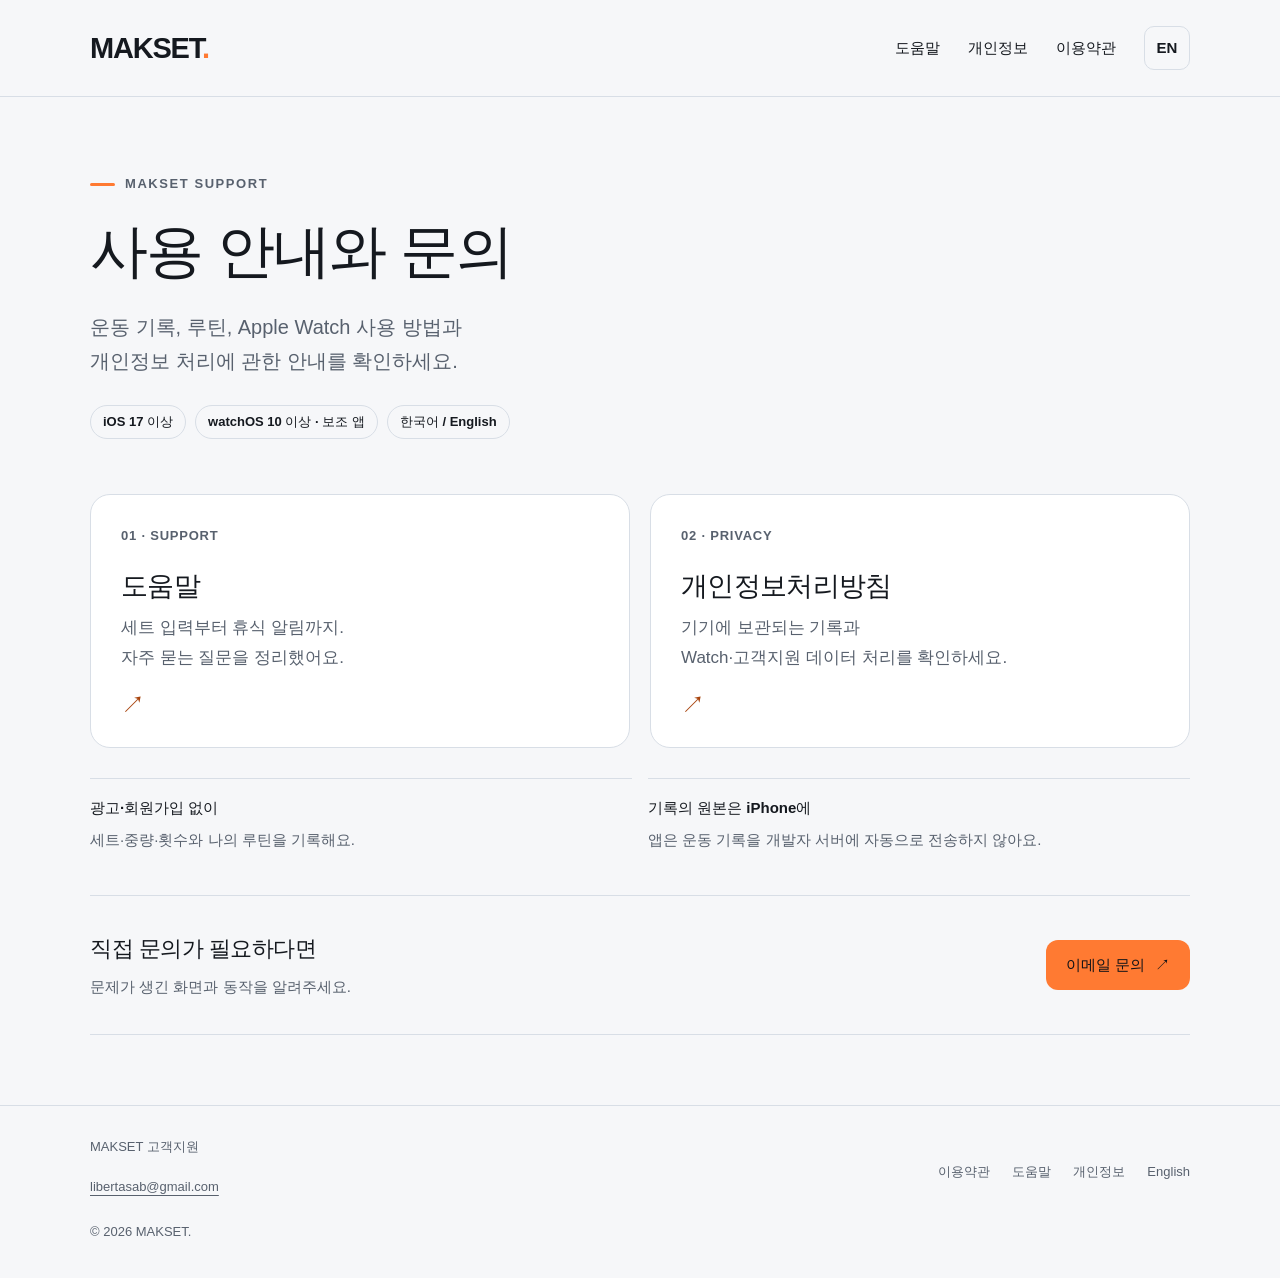
<file: index.html>
<!doctype html>
<html lang="ko"><head><meta charset="utf-8"><meta name="viewport" content="width=device-width,initial-scale=1"><meta name="color-scheme" content="dark light"><title>MAKSET. · 사용 안내와 문의</title><meta name="description" content="막셋 운동 기록 앱의 도움말, Apple Watch 보조 앱 사용 방법, 개인정보처리방침 및 고객지원."><link rel="canonical" href="https://yongjaelim.github.io/makset-support/"><link rel="alternate" hreflang="ko" href="https://yongjaelim.github.io/makset-support/"><link rel="alternate" hreflang="en" href="https://yongjaelim.github.io/makset-support/en/"><link rel="alternate" hreflang="x-default" href="https://yongjaelim.github.io/makset-support/en/"><link rel="icon" href="favicon.svg" type="image/svg+xml"><link rel="stylesheet" href="styles.css"><meta property="og:type" content="website"><meta property="og:site_name" content="MAKSET."><meta property="og:title" content="MAKSET. · 사용 안내와 문의"><meta property="og:description" content="막셋 운동 기록 앱의 도움말, Apple Watch 보조 앱 사용 방법, 개인정보처리방침 및 고객지원."><meta property="og:url" content="https://yongjaelim.github.io/makset-support/"></head>
<body><a class="skip" href="#main">본문으로 건너뛰기</a><header class="site-header"><div class="shell header-inner"><a class="wordmark" href="./" aria-label="MAKSET.">MAKSET<span aria-hidden="true">.</span></a><nav aria-label="주 메뉴"><a href="support/">도움말</a><a href="privacy/">개인정보</a><a href="terms/">이용약관</a><a class="language" href="en/" lang="en" hreflang="en" aria-label="English">EN</a></nav></div></header>
<main id="main" class="shell"><header class="hero"><p class="eyebrow">MAKSET SUPPORT</p><h1>사용 안내와 문의</h1><p class="lead">운동 기록, 루틴, Apple Watch 사용 방법과<br>개인정보 처리에 관한 안내를 확인하세요.</p><div class="pills"><span class="pill">iOS 17 이상</span><span class="pill">watchOS 10 이상 · 보조 앱</span><span class="pill">한국어 / English</span></div></header><div class="home-grid"><a class="entry" href="support/"><small>01 · SUPPORT</small><h2>도움말</h2><p>세트 입력부터 휴식 알림까지.<br>자주 묻는 질문을 정리했어요.</p><span class="arrow" aria-hidden="true">↗</span></a><a class="entry" href="privacy/"><small>02 · PRIVACY</small><h2>개인정보처리방침</h2><p>기기에 보관되는 기록과<br>Watch·고객지원 데이터 처리를 확인하세요.</p><span class="arrow" aria-hidden="true">↗</span></a></div><section class="small-grid" aria-label="앱의 기본 원칙"><div><strong>광고·회원가입 없이</strong><p>세트·중량·횟수와 나의 루틴을 기록해요.</p></div><div><strong>기록의 원본은 iPhone에</strong><p>앱은 운동 기록을 개발자 서버에 자동으로 전송하지 않아요.</p></div></section><section class="contact-panel" aria-labelledby="contact-title"><div><h2 id="contact-title">직접 문의가 필요하다면</h2><p>문제가 생긴 화면과 동작을 알려주세요.</p></div><a class="button" href="mailto:libertasab@gmail.com">이메일 문의 <span aria-hidden="true">↗</span></a></section></main><footer class="site-footer"><div class="shell"><div class="footer-top"><div><p class="operator">MAKSET 고객지원</p><a class="footer-mail" href="mailto:libertasab@gmail.com">libertasab@gmail.com</a></div><div class="footer-links"><a href="terms/">이용약관</a><a href="support/">도움말</a><a href="privacy/">개인정보</a><a href="en/" lang="en" hreflang="en">English</a></div></div><p class="copyright">© 2026 MAKSET.</p></div></footer></body></html>
</file>
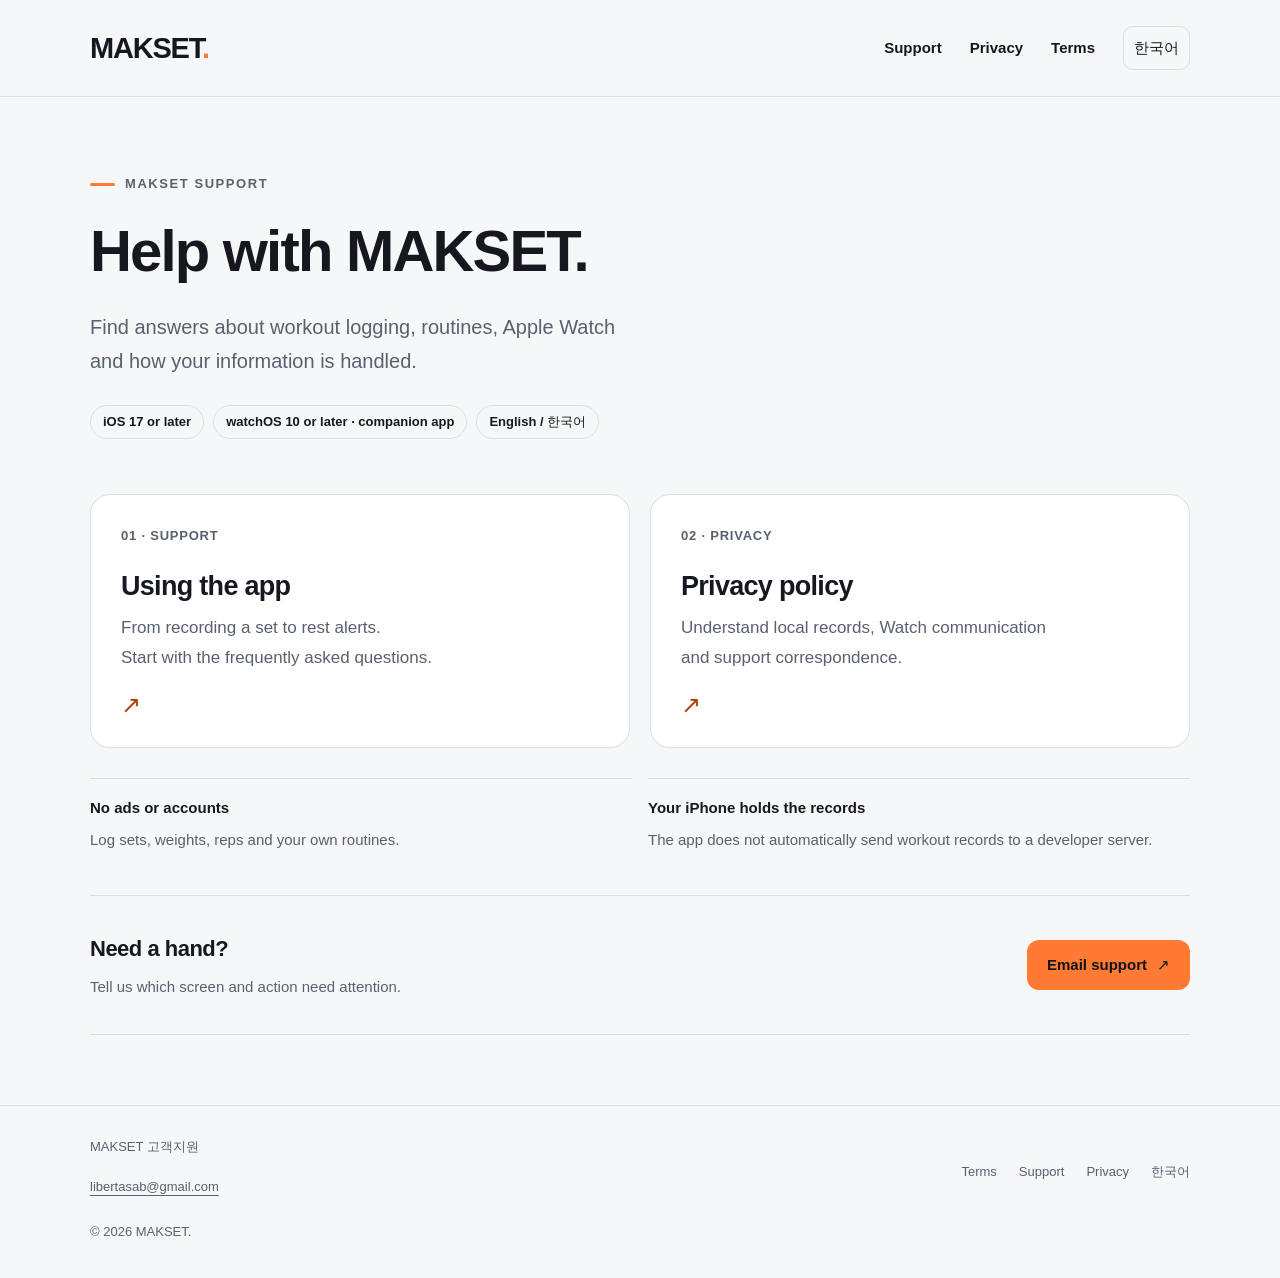
<file: en/index.html>
<!doctype html>
<html lang="en"><head><meta charset="utf-8"><meta name="viewport" content="width=device-width,initial-scale=1"><meta name="color-scheme" content="dark light"><title>MAKSET. · Support &amp; privacy</title><meta name="description" content="Support, Apple Watch companion help and privacy information for the MAKSET workout logging app."><link rel="canonical" href="https://yongjaelim.github.io/makset-support/en/"><link rel="alternate" hreflang="ko" href="https://yongjaelim.github.io/makset-support/"><link rel="alternate" hreflang="en" href="https://yongjaelim.github.io/makset-support/en/"><link rel="alternate" hreflang="x-default" href="https://yongjaelim.github.io/makset-support/en/"><link rel="icon" href="../favicon.svg" type="image/svg+xml"><link rel="stylesheet" href="../styles.css"><meta property="og:type" content="website"><meta property="og:site_name" content="MAKSET."><meta property="og:title" content="MAKSET. · Support &amp; privacy"><meta property="og:description" content="Support, Apple Watch companion help and privacy information for the MAKSET workout logging app."><meta property="og:url" content="https://yongjaelim.github.io/makset-support/en/"></head>
<body><a class="skip" href="#main">Skip to content</a><header class="site-header"><div class="shell header-inner"><a class="wordmark" href="./" aria-label="MAKSET.">MAKSET<span aria-hidden="true">.</span></a><nav aria-label="Main navigation"><a href="support/">Support</a><a href="privacy/">Privacy</a><a href="terms/">Terms</a><a class="language" href="../" lang="ko" hreflang="ko" aria-label="한국어">한국어</a></nav></div></header>
<main id="main" class="shell"><header class="hero"><p class="eyebrow">MAKSET SUPPORT</p><h1>Help with MAKSET.</h1><p class="lead">Find answers about workout logging, routines, Apple Watch<br>and how your information is handled.</p><div class="pills"><span class="pill">iOS 17 or later</span><span class="pill">watchOS 10 or later · companion app</span><span class="pill">English / 한국어</span></div></header><div class="home-grid"><a class="entry" href="support/"><small>01 · SUPPORT</small><h2>Using the app</h2><p>From recording a set to rest alerts.<br>Start with the frequently asked questions.</p><span class="arrow" aria-hidden="true">↗</span></a><a class="entry" href="privacy/"><small>02 · PRIVACY</small><h2>Privacy policy</h2><p>Understand local records, Watch communication<br>and support correspondence.</p><span class="arrow" aria-hidden="true">↗</span></a></div><section class="small-grid" aria-label="App principles"><div><strong>No ads or accounts</strong><p>Log sets, weights, reps and your own routines.</p></div><div><strong>Your iPhone holds the records</strong><p>The app does not automatically send workout records to a developer server.</p></div></section><section class="contact-panel" aria-labelledby="contact-title"><div><h2 id="contact-title">Need a hand?</h2><p>Tell us which screen and action need attention.</p></div><a class="button" href="mailto:libertasab@gmail.com">Email support <span aria-hidden="true">↗</span></a></section></main><footer class="site-footer"><div class="shell"><div class="footer-top"><div><p class="operator">MAKSET 고객지원</p><a class="footer-mail" href="mailto:libertasab@gmail.com">libertasab@gmail.com</a></div><div class="footer-links"><a href="terms/">Terms</a><a href="support/">Support</a><a href="privacy/">Privacy</a><a href="../" lang="ko" hreflang="ko">한국어</a></div></div><p class="copyright">© 2026 MAKSET.</p></div></footer></body></html>
</file>
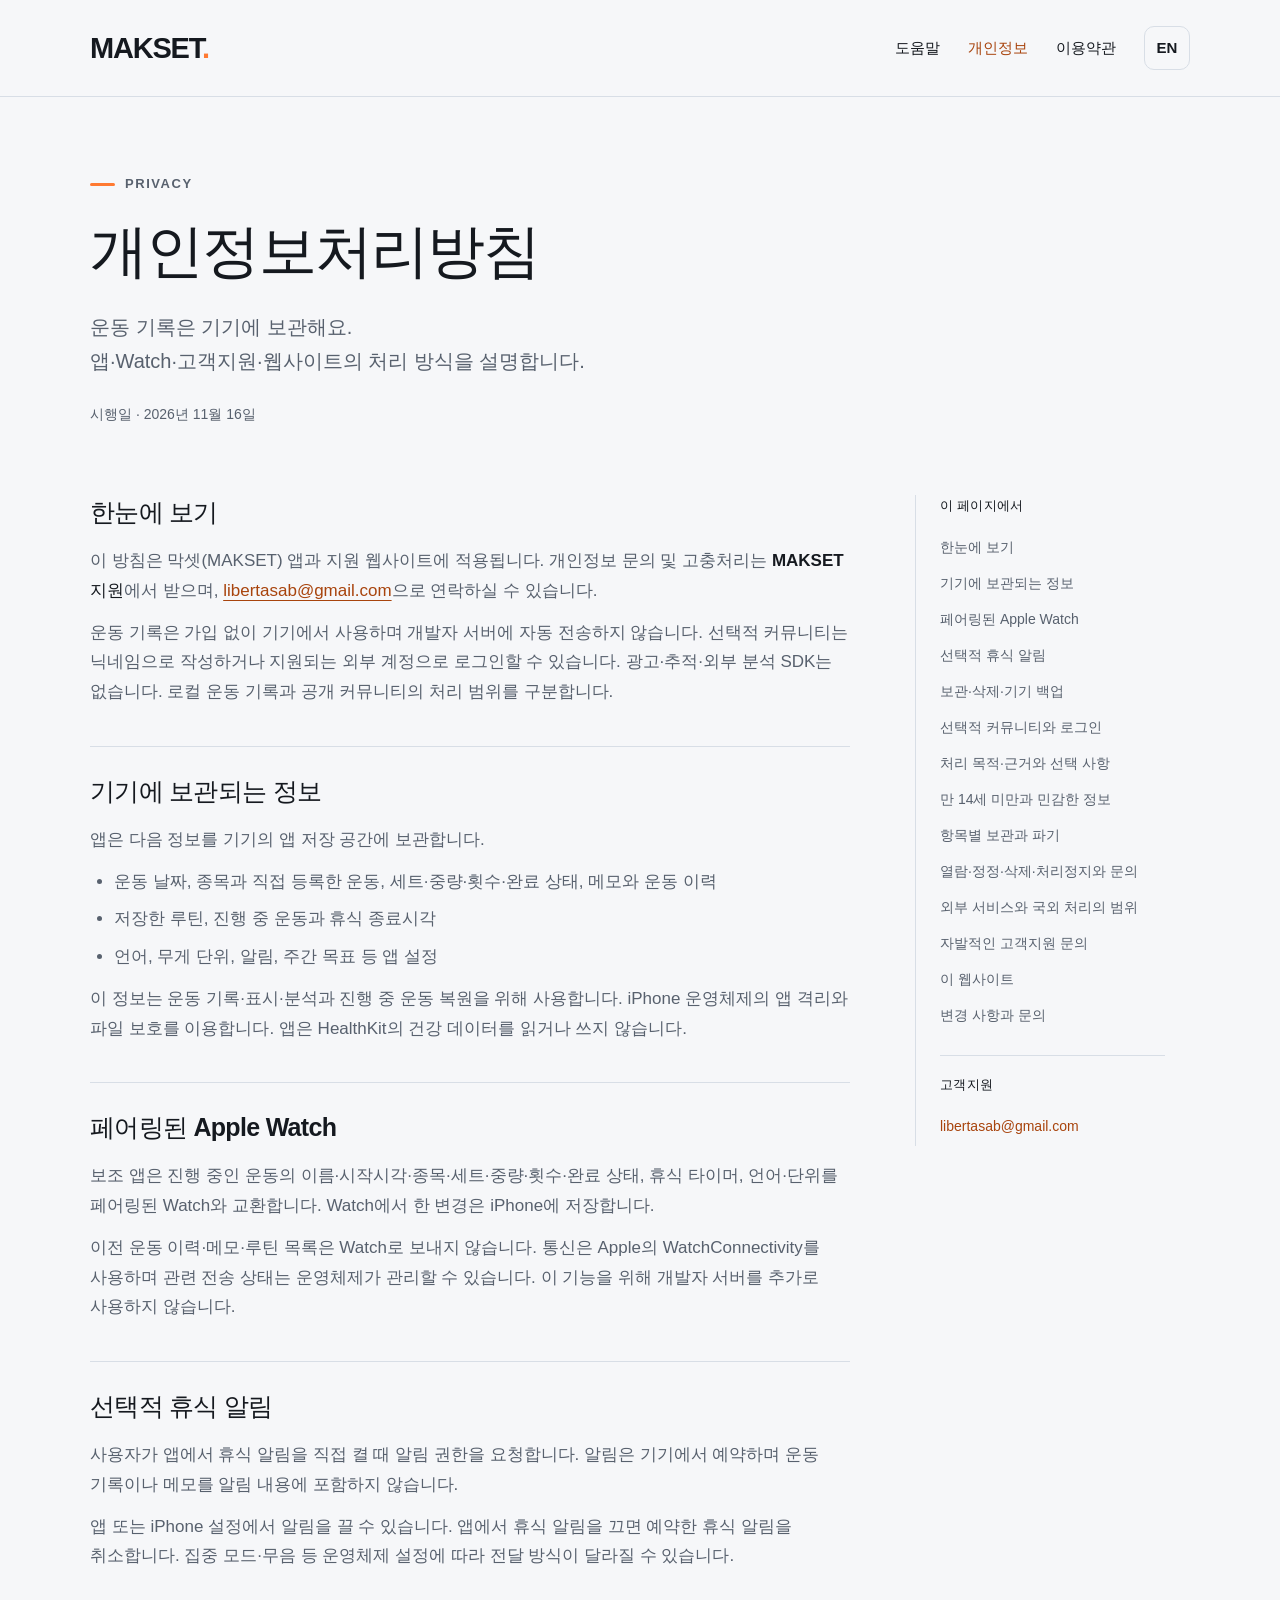
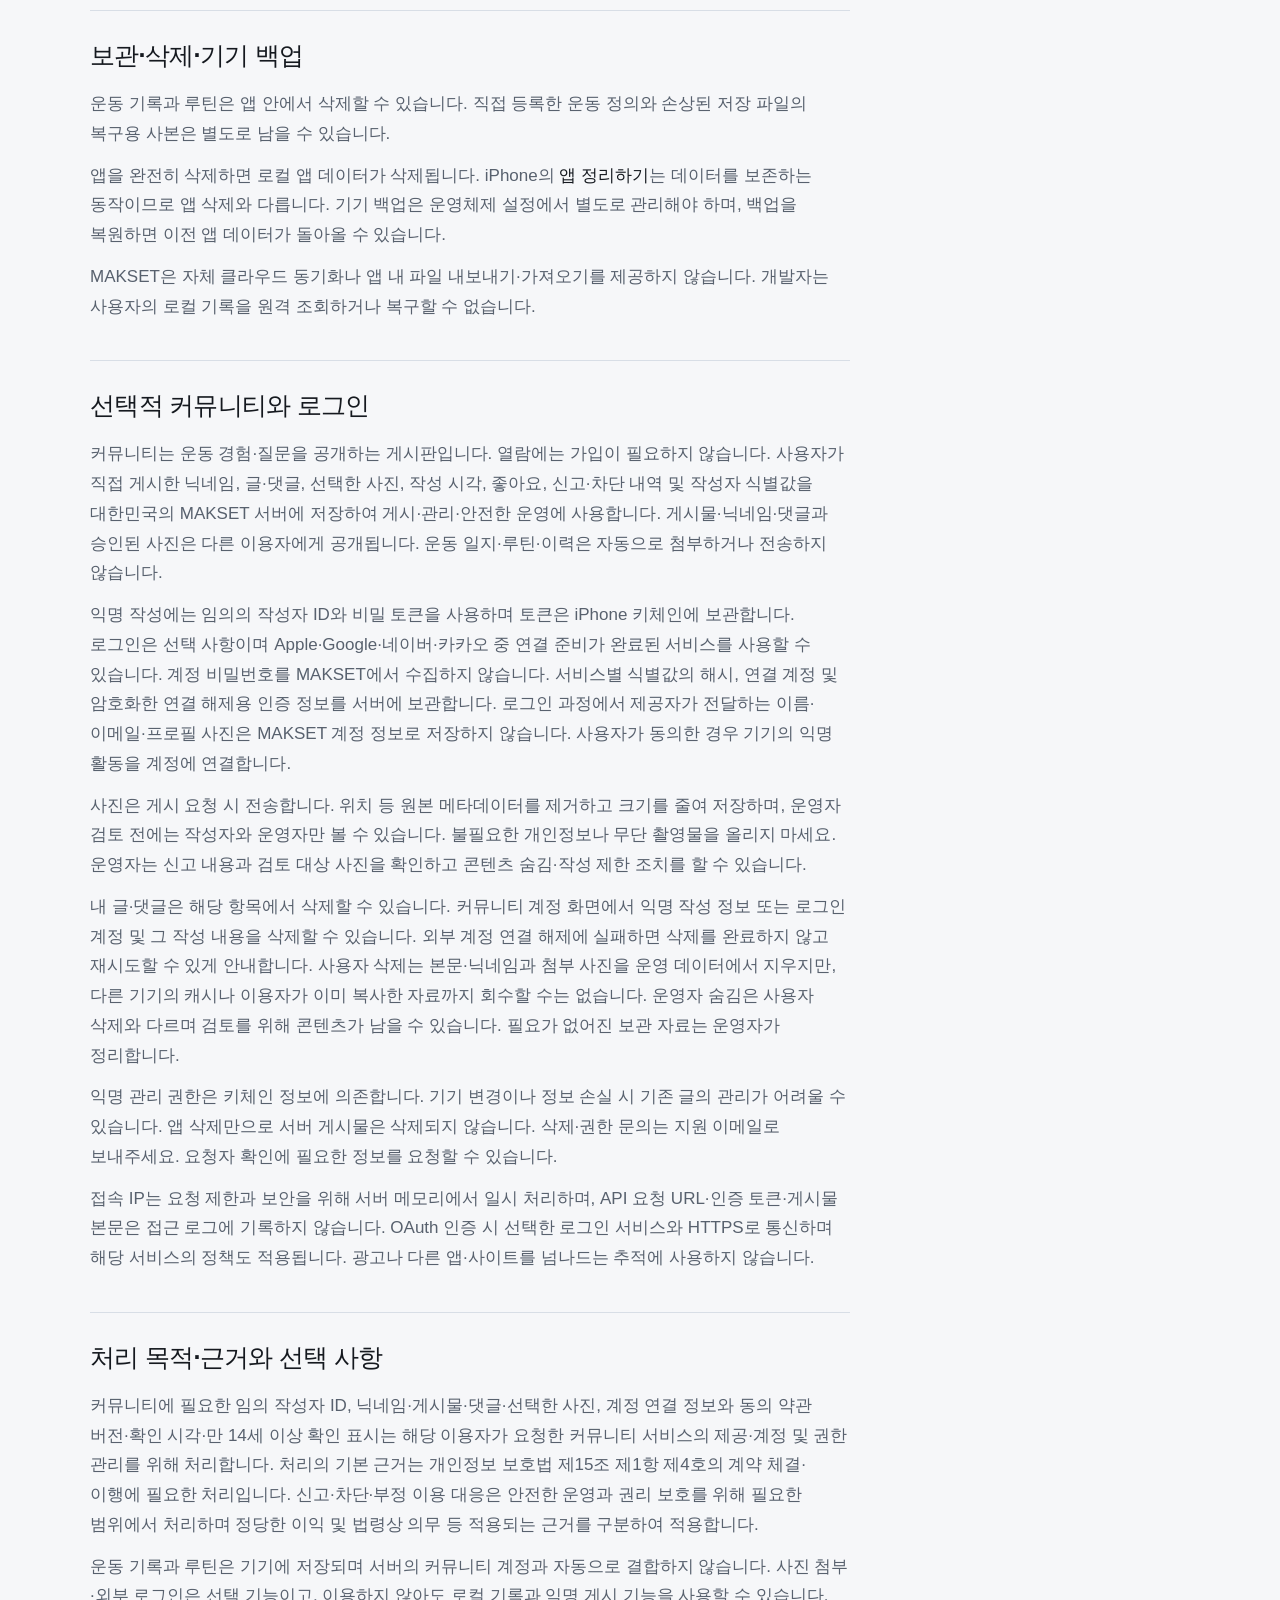
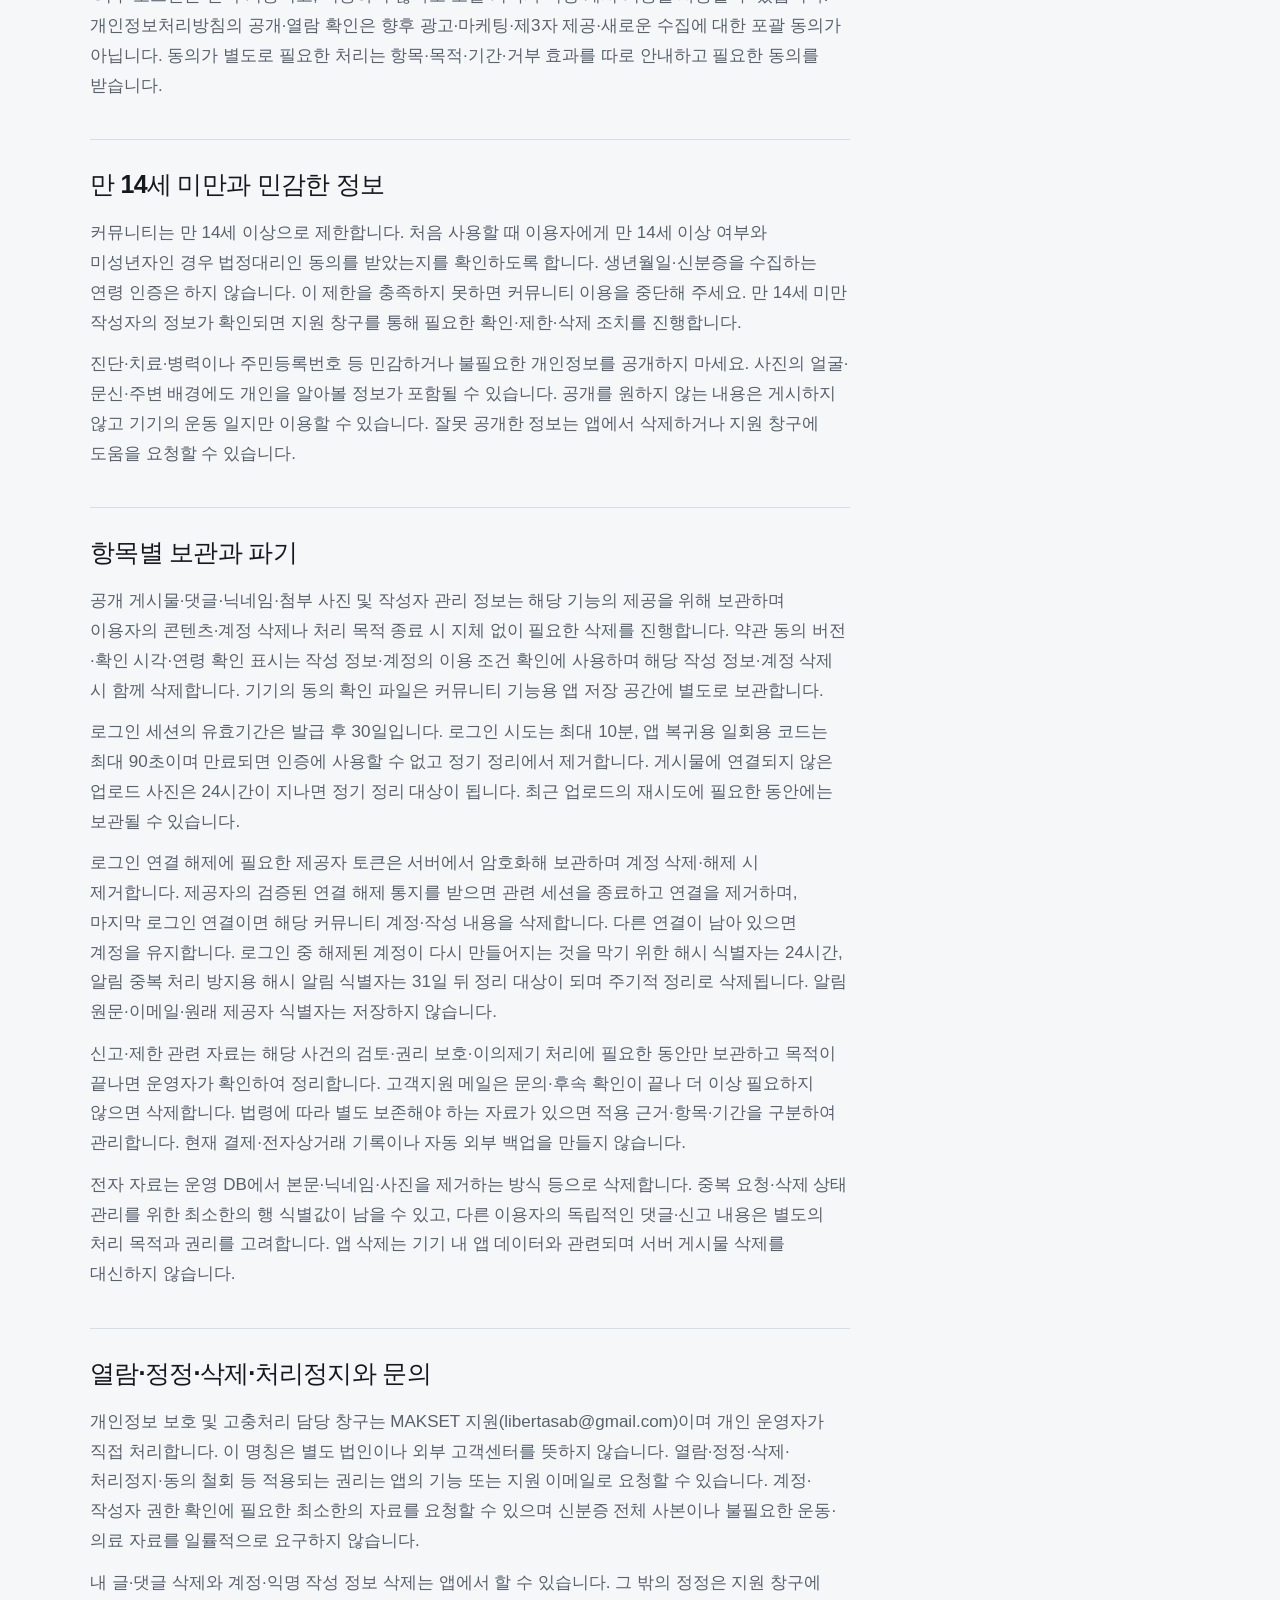
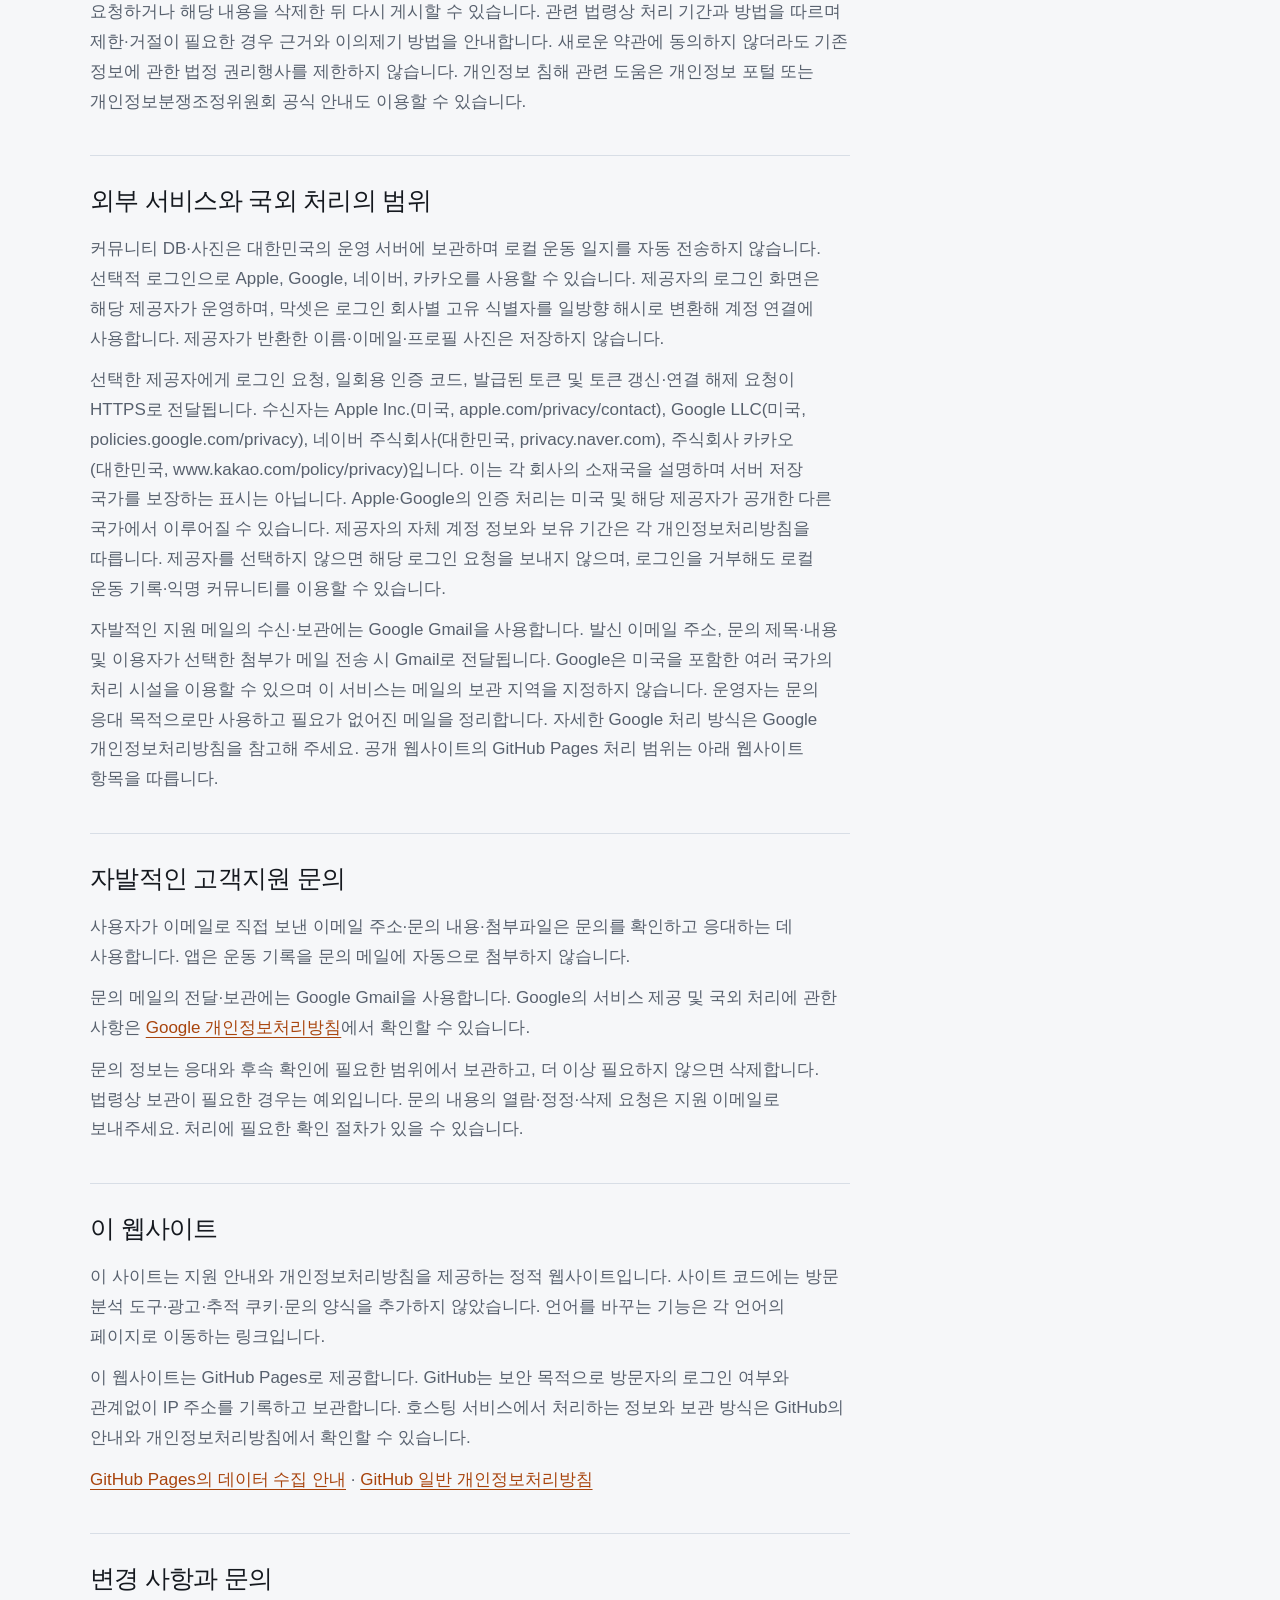
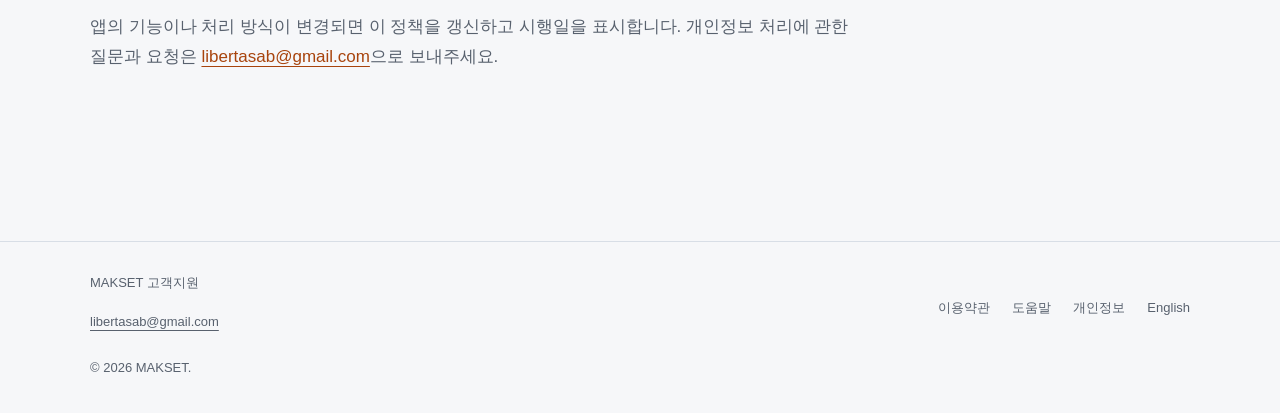
<file: privacy/index.html>
<!doctype html>
<html lang="ko"><head><meta charset="utf-8"><meta name="viewport" content="width=device-width,initial-scale=1"><meta name="color-scheme" content="dark light"><title>개인정보처리방침 · MAKSET.</title><meta name="description" content="막셋 앱의 로컬 기록, Watch 전송, 고객지원 및 웹사이트 개인정보 처리 안내."><link rel="canonical" href="https://yongjaelim.github.io/makset-support/privacy/"><link rel="alternate" hreflang="ko" href="https://yongjaelim.github.io/makset-support/privacy/"><link rel="alternate" hreflang="en" href="https://yongjaelim.github.io/makset-support/en/privacy/"><link rel="alternate" hreflang="x-default" href="https://yongjaelim.github.io/makset-support/en/privacy/"><link rel="icon" href="../favicon.svg" type="image/svg+xml"><link rel="stylesheet" href="../styles.css"><meta property="og:type" content="website"><meta property="og:site_name" content="MAKSET."><meta property="og:title" content="개인정보처리방침 · MAKSET."><meta property="og:description" content="막셋 앱의 로컬 기록, Watch 전송, 고객지원 및 웹사이트 개인정보 처리 안내."><meta property="og:url" content="https://yongjaelim.github.io/makset-support/privacy/"></head>
<body><a class="skip" href="#main">본문으로 건너뛰기</a><header class="site-header"><div class="shell header-inner"><a class="wordmark" href="../" aria-label="MAKSET.">MAKSET<span aria-hidden="true">.</span></a><nav aria-label="주 메뉴"><a href="../support/">도움말</a><a href="./" aria-current="page">개인정보</a><a href="../terms/">이용약관</a><a class="language" href="../en/privacy/" lang="en" hreflang="en" aria-label="English">EN</a></nav></div></header>
<main id="main" class="shell"><header class="hero"><p class="eyebrow">PRIVACY</p><h1>개인정보처리방침</h1><p class="lead">운동 기록은 기기에 보관해요.<br>앱·Watch·고객지원·웹사이트의 처리 방식을 설명합니다.</p><p class="effective">시행일 · 2026년 11월 16일</p></header><div class="content-layout"><article class="article"><section id="overview"><h2>한눈에 보기</h2><p>이 방침은 막셋(MAKSET) 앱과 지원 웹사이트에 적용됩니다. 개인정보 문의 및 고충처리는 <strong>MAKSET 지원</strong>에서 받으며, <a href="mailto:libertasab@gmail.com">libertasab@gmail.com</a>으로 연락하실 수 있습니다.</p><p>운동 기록은 가입 없이 기기에서 사용하며 개발자 서버에 자동 전송하지 않습니다. 선택적 커뮤니티는 닉네임으로 작성하거나 지원되는 외부 계정으로 로그인할 수 있습니다. 광고·추적·외부 분석 SDK는 없습니다. 로컬 운동 기록과 공개 커뮤니티의 처리 범위를 구분합니다.</p></section><section id="device-data"><h2>기기에 보관되는 정보</h2><p>앱은 다음 정보를 기기의 앱 저장 공간에 보관합니다.</p><ul><li>운동 날짜, 종목과 직접 등록한 운동, 세트·중량·횟수·완료 상태, 메모와 운동 이력</li><li>저장한 루틴, 진행 중 운동과 휴식 종료시각</li><li>언어, 무게 단위, 알림, 주간 목표 등 앱 설정</li></ul><p>이 정보는 운동 기록·표시·분석과 진행 중 운동 복원을 위해 사용합니다. iPhone 운영체제의 앱 격리와 파일 보호를 이용합니다. 앱은 HealthKit의 건강 데이터를 읽거나 쓰지 않습니다.</p></section><section id="watch-data"><h2>페어링된 Apple Watch</h2><p>보조 앱은 진행 중인 운동의 이름·시작시각·종목·세트·중량·횟수·완료 상태, 휴식 타이머, 언어·단위를 페어링된 Watch와 교환합니다. Watch에서 한 변경은 iPhone에 저장합니다.</p><p>이전 운동 이력·메모·루틴 목록은 Watch로 보내지 않습니다. 통신은 Apple의 WatchConnectivity를 사용하며 관련 전송 상태는 운영체제가 관리할 수 있습니다. 이 기능을 위해 개발자 서버를 추가로 사용하지 않습니다.</p></section><section id="notifications"><h2>선택적 휴식 알림</h2><p>사용자가 앱에서 휴식 알림을 직접 켤 때 알림 권한을 요청합니다. 알림은 기기에서 예약하며 운동 기록이나 메모를 알림 내용에 포함하지 않습니다.</p><p>앱 또는 iPhone 설정에서 알림을 끌 수 있습니다. 앱에서 휴식 알림을 끄면 예약한 휴식 알림을 취소합니다. 집중 모드·무음 등 운영체제 설정에 따라 전달 방식이 달라질 수 있습니다.</p></section><section id="retention"><h2>보관·삭제·기기 백업</h2><p>운동 기록과 루틴은 앱 안에서 삭제할 수 있습니다. 직접 등록한 운동 정의와 손상된 저장 파일의 복구용 사본은 별도로 남을 수 있습니다.</p><p>앱을 완전히 삭제하면 로컬 앱 데이터가 삭제됩니다. iPhone의 <strong>앱 정리하기</strong>는 데이터를 보존하는 동작이므로 앱 삭제와 다릅니다. 기기 백업은 운영체제 설정에서 별도로 관리해야 하며, 백업을 복원하면 이전 앱 데이터가 돌아올 수 있습니다.</p><p>MAKSET은 자체 클라우드 동기화나 앱 내 파일 내보내기·가져오기를 제공하지 않습니다. 개발자는 사용자의 로컬 기록을 원격 조회하거나 복구할 수 없습니다.</p></section><section id="community"><h2>선택적 커뮤니티와 로그인</h2><p>커뮤니티는 운동 경험·질문을 공개하는 게시판입니다. 열람에는 가입이 필요하지 않습니다. 사용자가 직접 게시한 닉네임, 글·댓글, 선택한 사진, 작성 시각, 좋아요, 신고·차단 내역 및 작성자 식별값을 대한민국의 MAKSET 서버에 저장하여 게시·관리·안전한 운영에 사용합니다. 게시물·닉네임·댓글과 승인된 사진은 다른 이용자에게 공개됩니다. 운동 일지·루틴·이력은 자동으로 첨부하거나 전송하지 않습니다.</p><p>익명 작성에는 임의의 작성자 ID와 비밀 토큰을 사용하며 토큰은 iPhone 키체인에 보관합니다. 로그인은 선택 사항이며 Apple·Google·네이버·카카오 중 연결 준비가 완료된 서비스를 사용할 수 있습니다. 계정 비밀번호를 MAKSET에서 수집하지 않습니다. 서비스별 식별값의 해시, 연결 계정 및 암호화한 연결 해제용 인증 정보를 서버에 보관합니다. 로그인 과정에서 제공자가 전달하는 이름·이메일·프로필 사진은 MAKSET 계정 정보로 저장하지 않습니다. 사용자가 동의한 경우 기기의 익명 활동을 계정에 연결합니다.</p><p>사진은 게시 요청 시 전송합니다. 위치 등 원본 메타데이터를 제거하고 크기를 줄여 저장하며, 운영자 검토 전에는 작성자와 운영자만 볼 수 있습니다. 불필요한 개인정보나 무단 촬영물을 올리지 마세요. 운영자는 신고 내용과 검토 대상 사진을 확인하고 콘텐츠 숨김·작성 제한 조치를 할 수 있습니다.</p><p>내 글·댓글은 해당 항목에서 삭제할 수 있습니다. 커뮤니티 계정 화면에서 익명 작성 정보 또는 로그인 계정 및 그 작성 내용을 삭제할 수 있습니다. 외부 계정 연결 해제에 실패하면 삭제를 완료하지 않고 재시도할 수 있게 안내합니다. 사용자 삭제는 본문·닉네임과 첨부 사진을 운영 데이터에서 지우지만, 다른 기기의 캐시나 이용자가 이미 복사한 자료까지 회수할 수는 없습니다. 운영자 숨김은 사용자 삭제와 다르며 검토를 위해 콘텐츠가 남을 수 있습니다. 필요가 없어진 보관 자료는 운영자가 정리합니다.</p><p>익명 관리 권한은 키체인 정보에 의존합니다. 기기 변경이나 정보 손실 시 기존 글의 관리가 어려울 수 있습니다. 앱 삭제만으로 서버 게시물은 삭제되지 않습니다. 삭제·권한 문의는 지원 이메일로 보내주세요. 요청자 확인에 필요한 정보를 요청할 수 있습니다.</p><p>접속 IP는 요청 제한과 보안을 위해 서버 메모리에서 일시 처리하며, API 요청 URL·인증 토큰·게시물 본문은 접근 로그에 기록하지 않습니다. OAuth 인증 시 선택한 로그인 서비스와 HTTPS로 통신하며 해당 서비스의 정책도 적용됩니다. 광고나 다른 앱·사이트를 넘나드는 추적에 사용하지 않습니다.</p></section><section id="legal-basis"><h2>처리 목적·근거와 선택 사항</h2><p>커뮤니티에 필요한 임의 작성자 ID, 닉네임·게시물·댓글·선택한 사진, 계정 연결 정보와 동의 약관 버전·확인 시각·만 14세 이상 확인 표시는 해당 이용자가 요청한 커뮤니티 서비스의 제공·계정 및 권한 관리를 위해 처리합니다. 처리의 기본 근거는 개인정보 보호법 제15조 제1항 제4호의 계약 체결·이행에 필요한 처리입니다. 신고·차단·부정 이용 대응은 안전한 운영과 권리 보호를 위해 필요한 범위에서 처리하며 정당한 이익 및 법령상 의무 등 적용되는 근거를 구분하여 적용합니다.</p><p>운동 기록과 루틴은 기기에 저장되며 서버의 커뮤니티 계정과 자동으로 결합하지 않습니다. 사진 첨부·외부 로그인은 선택 기능이고, 이용하지 않아도 로컬 기록과 익명 게시 기능을 사용할 수 있습니다. 개인정보처리방침의 공개·열람 확인은 향후 광고·마케팅·제3자 제공·새로운 수집에 대한 포괄 동의가 아닙니다. 동의가 별도로 필요한 처리는 항목·목적·기간·거부 효과를 따로 안내하고 필요한 동의를 받습니다.</p></section><section id="children"><h2>만 14세 미만과 민감한 정보</h2><p>커뮤니티는 만 14세 이상으로 제한합니다. 처음 사용할 때 이용자에게 만 14세 이상 여부와 미성년자인 경우 법정대리인 동의를 받았는지를 확인하도록 합니다. 생년월일·신분증을 수집하는 연령 인증은 하지 않습니다. 이 제한을 충족하지 못하면 커뮤니티 이용을 중단해 주세요. 만 14세 미만 작성자의 정보가 확인되면 지원 창구를 통해 필요한 확인·제한·삭제 조치를 진행합니다.</p><p>진단·치료·병력이나 주민등록번호 등 민감하거나 불필요한 개인정보를 공개하지 마세요. 사진의 얼굴·문신·주변 배경에도 개인을 알아볼 정보가 포함될 수 있습니다. 공개를 원하지 않는 내용은 게시하지 않고 기기의 운동 일지만 이용할 수 있습니다. 잘못 공개한 정보는 앱에서 삭제하거나 지원 창구에 도움을 요청할 수 있습니다.</p></section><section id="periods"><h2>항목별 보관과 파기</h2><p>공개 게시물·댓글·닉네임·첨부 사진 및 작성자 관리 정보는 해당 기능의 제공을 위해 보관하며 이용자의 콘텐츠·계정 삭제나 처리 목적 종료 시 지체 없이 필요한 삭제를 진행합니다. 약관 동의 버전·확인 시각·연령 확인 표시는 작성 정보·계정의 이용 조건 확인에 사용하며 해당 작성 정보·계정 삭제 시 함께 삭제합니다. 기기의 동의 확인 파일은 커뮤니티 기능용 앱 저장 공간에 별도로 보관합니다.</p><p>로그인 세션의 유효기간은 발급 후 30일입니다. 로그인 시도는 최대 10분, 앱 복귀용 일회용 코드는 최대 90초이며 만료되면 인증에 사용할 수 없고 정기 정리에서 제거합니다. 게시물에 연결되지 않은 업로드 사진은 24시간이 지나면 정기 정리 대상이 됩니다. 최근 업로드의 재시도에 필요한 동안에는 보관될 수 있습니다.</p><p>로그인 연결 해제에 필요한 제공자 토큰은 서버에서 암호화해 보관하며 계정 삭제·해제 시 제거합니다. 제공자의 검증된 연결 해제 통지를 받으면 관련 세션을 종료하고 연결을 제거하며, 마지막 로그인 연결이면 해당 커뮤니티 계정·작성 내용을 삭제합니다. 다른 연결이 남아 있으면 계정을 유지합니다. 로그인 중 해제된 계정이 다시 만들어지는 것을 막기 위한 해시 식별자는 24시간, 알림 중복 처리 방지용 해시 알림 식별자는 31일 뒤 정리 대상이 되며 주기적 정리로 삭제됩니다. 알림 원문·이메일·원래 제공자 식별자는 저장하지 않습니다.</p><p>신고·제한 관련 자료는 해당 사건의 검토·권리 보호·이의제기 처리에 필요한 동안만 보관하고 목적이 끝나면 운영자가 확인하여 정리합니다. 고객지원 메일은 문의·후속 확인이 끝나 더 이상 필요하지 않으면 삭제합니다. 법령에 따라 별도 보존해야 하는 자료가 있으면 적용 근거·항목·기간을 구분하여 관리합니다. 현재 결제·전자상거래 기록이나 자동 외부 백업을 만들지 않습니다.</p><p>전자 자료는 운영 DB에서 본문·닉네임·사진을 제거하는 방식 등으로 삭제합니다. 중복 요청·삭제 상태 관리를 위한 최소한의 행 식별값이 남을 수 있고, 다른 이용자의 독립적인 댓글·신고 내용은 별도의 처리 목적과 권리를 고려합니다. 앱 삭제는 기기 내 앱 데이터와 관련되며 서버 게시물 삭제를 대신하지 않습니다.</p></section><section id="rights"><h2>열람·정정·삭제·처리정지와 문의</h2><p>개인정보 보호 및 고충처리 담당 창구는 MAKSET 지원(libertasab@gmail.com)이며 개인 운영자가 직접 처리합니다. 이 명칭은 별도 법인이나 외부 고객센터를 뜻하지 않습니다. 열람·정정·삭제·처리정지·동의 철회 등 적용되는 권리는 앱의 기능 또는 지원 이메일로 요청할 수 있습니다. 계정·작성자 권한 확인에 필요한 최소한의 자료를 요청할 수 있으며 신분증 전체 사본이나 불필요한 운동·의료 자료를 일률적으로 요구하지 않습니다.</p><p>내 글·댓글 삭제와 계정·익명 작성 정보 삭제는 앱에서 할 수 있습니다. 그 밖의 정정은 지원 창구에 요청하거나 해당 내용을 삭제한 뒤 다시 게시할 수 있습니다. 관련 법령상 처리 기간과 방법을 따르며 제한·거절이 필요한 경우 근거와 이의제기 방법을 안내합니다. 새로운 약관에 동의하지 않더라도 기존 정보에 관한 법정 권리행사를 제한하지 않습니다. 개인정보 침해 관련 도움은 개인정보 포털 또는 개인정보분쟁조정위원회 공식 안내도 이용할 수 있습니다.</p></section><section id="external-services"><h2>외부 서비스와 국외 처리의 범위</h2><p>커뮤니티 DB·사진은 대한민국의 운영 서버에 보관하며 로컬 운동 일지를 자동 전송하지 않습니다. 선택적 로그인으로 Apple, Google, 네이버, 카카오를 사용할 수 있습니다. 제공자의 로그인 화면은 해당 제공자가 운영하며, 막셋은 로그인 회사별 고유 식별자를 일방향 해시로 변환해 계정 연결에 사용합니다. 제공자가 반환한 이름·이메일·프로필 사진은 저장하지 않습니다.</p><p>선택한 제공자에게 로그인 요청, 일회용 인증 코드, 발급된 토큰 및 토큰 갱신·연결 해제 요청이 HTTPS로 전달됩니다. 수신자는 Apple Inc.(미국, apple.com/privacy/contact), Google LLC(미국, policies.google.com/privacy), 네이버 주식회사(대한민국, privacy.naver.com), 주식회사 카카오(대한민국, www.kakao.com/policy/privacy)입니다. 이는 각 회사의 소재국을 설명하며 서버 저장 국가를 보장하는 표시는 아닙니다. Apple·Google의 인증 처리는 미국 및 해당 제공자가 공개한 다른 국가에서 이루어질 수 있습니다. 제공자의 자체 계정 정보와 보유 기간은 각 개인정보처리방침을 따릅니다. 제공자를 선택하지 않으면 해당 로그인 요청을 보내지 않으며, 로그인을 거부해도 로컬 운동 기록·익명 커뮤니티를 이용할 수 있습니다.</p><p>자발적인 지원 메일의 수신·보관에는 Google Gmail을 사용합니다. 발신 이메일 주소, 문의 제목·내용 및 이용자가 선택한 첨부가 메일 전송 시 Gmail로 전달됩니다. Google은 미국을 포함한 여러 국가의 처리 시설을 이용할 수 있으며 이 서비스는 메일의 보관 지역을 지정하지 않습니다. 운영자는 문의 응대 목적으로만 사용하고 필요가 없어진 메일을 정리합니다. 자세한 Google 처리 방식은 Google 개인정보처리방침을 참고해 주세요. 공개 웹사이트의 GitHub Pages 처리 범위는 아래 웹사이트 항목을 따릅니다.</p></section><section id="support-data"><h2>자발적인 고객지원 문의</h2><p>사용자가 이메일로 직접 보낸 이메일 주소·문의 내용·첨부파일은 문의를 확인하고 응대하는 데 사용합니다. 앱은 운동 기록을 문의 메일에 자동으로 첨부하지 않습니다.</p><p>문의 메일의 전달·보관에는 Google Gmail을 사용합니다. Google의 서비스 제공 및 국외 처리에 관한 사항은 <a href="https://policies.google.com/privacy?hl=ko" rel="external">Google 개인정보처리방침</a>에서 확인할 수 있습니다.</p><p>문의 정보는 응대와 후속 확인에 필요한 범위에서 보관하고, 더 이상 필요하지 않으면 삭제합니다. 법령상 보관이 필요한 경우는 예외입니다. 문의 내용의 열람·정정·삭제 요청은 지원 이메일로 보내주세요. 처리에 필요한 확인 절차가 있을 수 있습니다.</p></section><section id="website"><h2>이 웹사이트</h2><p>이 사이트는 지원 안내와 개인정보처리방침을 제공하는 정적 웹사이트입니다. 사이트 코드에는 방문 분석 도구·광고·추적 쿠키·문의 양식을 추가하지 않았습니다. 언어를 바꾸는 기능은 각 언어의 페이지로 이동하는 링크입니다.</p><p>이 웹사이트는 GitHub Pages로 제공합니다. GitHub는 보안 목적으로 방문자의 로그인 여부와 관계없이 IP 주소를 기록하고 보관합니다. 호스팅 서비스에서 처리하는 정보와 보관 방식은 GitHub의 안내와 개인정보처리방침에서 확인할 수 있습니다.</p><p><a href="https://docs.github.com/en/pages/getting-started-with-github-pages/what-is-github-pages#data-collection" rel="external">GitHub Pages의 데이터 수집 안내</a> · <a href="https://docs.github.com/en/site-policy/privacy-policies/github-general-privacy-statement" rel="external">GitHub 일반 개인정보처리방침</a></p></section><section id="changes"><h2>변경 사항과 문의</h2><p>앱의 기능이나 처리 방식이 변경되면 이 정책을 갱신하고 시행일을 표시합니다. 개인정보 처리에 관한 질문과 요청은 <a href="mailto:libertasab@gmail.com">libertasab@gmail.com</a>으로 보내주세요.</p></section></article><aside class="aside" aria-label="이 페이지에서"><strong>이 페이지에서</strong><a href="#overview">한눈에 보기</a><a href="#device-data">기기에 보관되는 정보</a><a href="#watch-data">페어링된 Apple Watch</a><a href="#notifications">선택적 휴식 알림</a><a href="#retention">보관·삭제·기기 백업</a><a href="#community">선택적 커뮤니티와 로그인</a><a href="#legal-basis">처리 목적·근거와 선택 사항</a><a href="#children">만 14세 미만과 민감한 정보</a><a href="#periods">항목별 보관과 파기</a><a href="#rights">열람·정정·삭제·처리정지와 문의</a><a href="#external-services">외부 서비스와 국외 처리의 범위</a><a href="#support-data">자발적인 고객지원 문의</a><a href="#website">이 웹사이트</a><a href="#changes">변경 사항과 문의</a><div class="aside-contact"><strong>고객지원</strong><a href="mailto:libertasab@gmail.com">libertasab@gmail.com</a></div></aside></div></main><footer class="site-footer"><div class="shell"><div class="footer-top"><div><p class="operator">MAKSET 고객지원</p><a class="footer-mail" href="mailto:libertasab@gmail.com">libertasab@gmail.com</a></div><div class="footer-links"><a href="../terms/">이용약관</a><a href="../support/">도움말</a><a href="./">개인정보</a><a href="../en/privacy/" lang="en" hreflang="en">English</a></div></div><p class="copyright">© 2026 MAKSET.</p></div></footer></body></html>
</file>
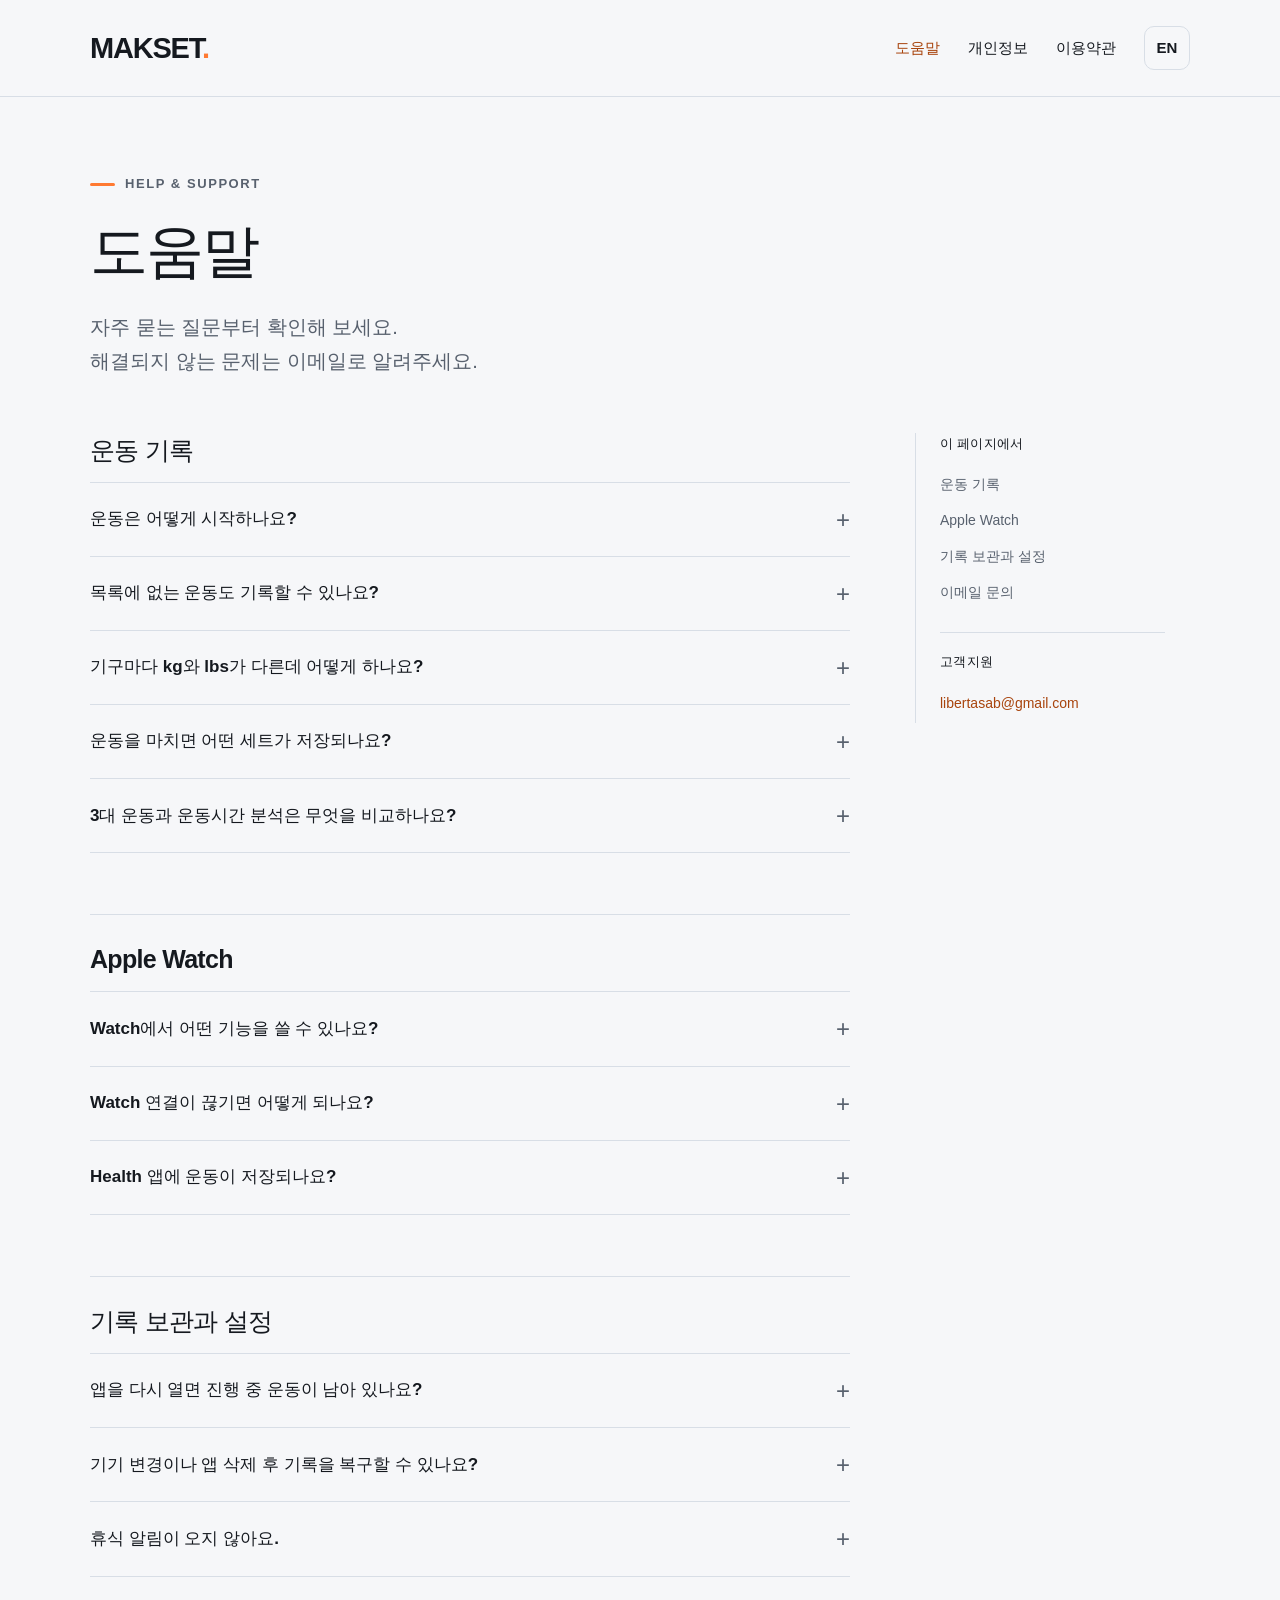
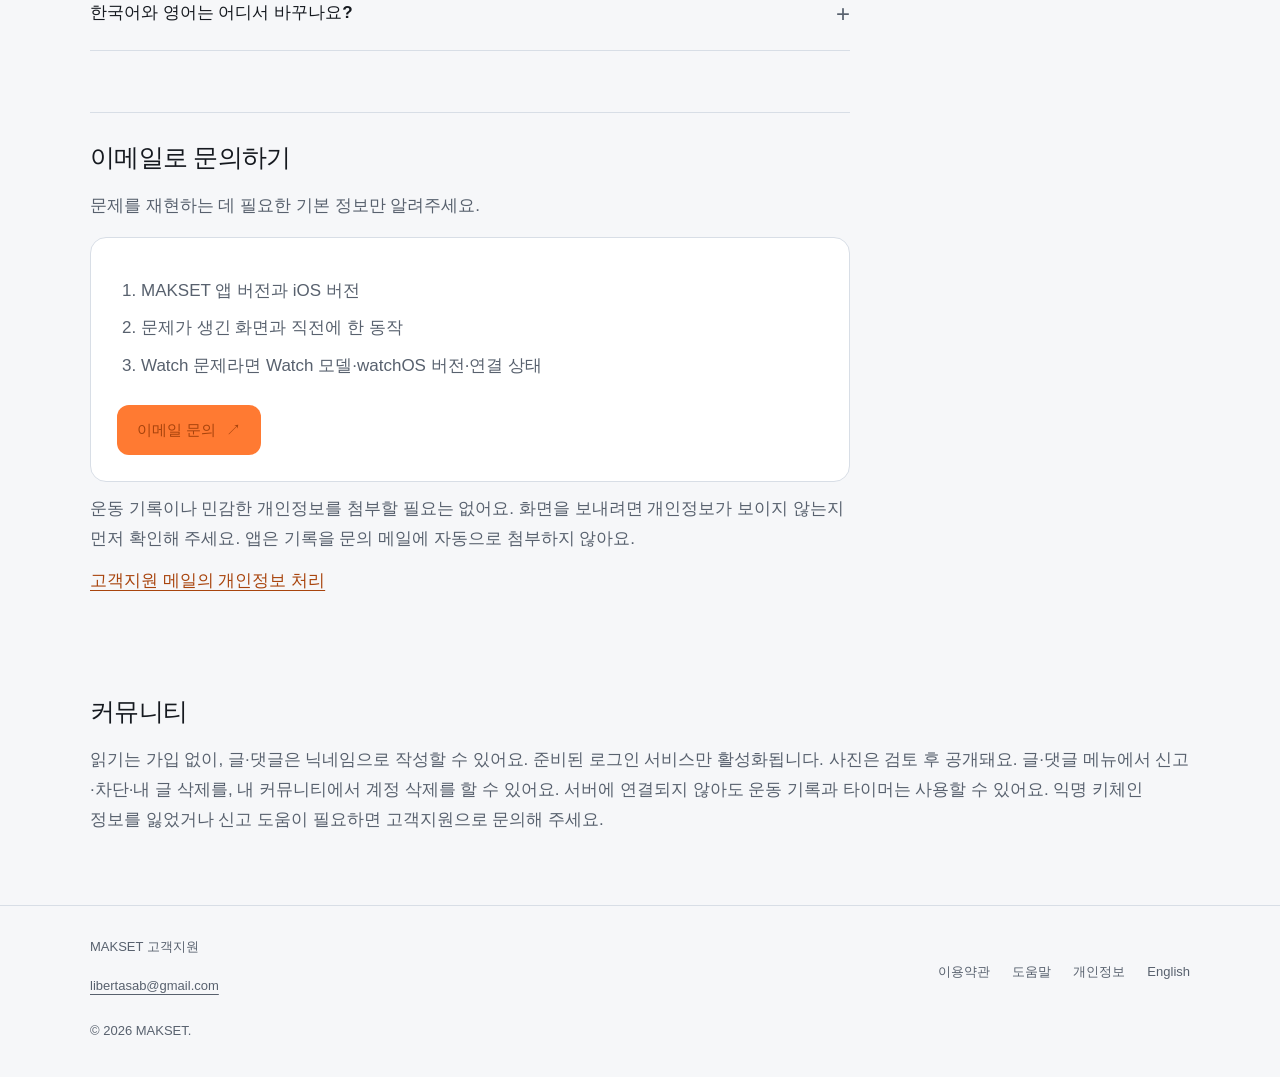
<file: support/index.html>
<!doctype html>
<html lang="ko"><head><meta charset="utf-8"><meta name="viewport" content="width=device-width,initial-scale=1"><meta name="color-scheme" content="dark light"><title>도움말 · MAKSET.</title><meta name="description" content="운동 기록, 종목별 kg/lbs, 루틴, Apple Watch 보조 기록, 휴식 알림과 기록 보관에 관한 도움말."><link rel="canonical" href="https://yongjaelim.github.io/makset-support/support/"><link rel="alternate" hreflang="ko" href="https://yongjaelim.github.io/makset-support/support/"><link rel="alternate" hreflang="en" href="https://yongjaelim.github.io/makset-support/en/support/"><link rel="alternate" hreflang="x-default" href="https://yongjaelim.github.io/makset-support/en/support/"><link rel="icon" href="../favicon.svg" type="image/svg+xml"><link rel="stylesheet" href="../styles.css"><meta property="og:type" content="website"><meta property="og:site_name" content="MAKSET."><meta property="og:title" content="도움말 · MAKSET."><meta property="og:description" content="운동 기록, 종목별 kg/lbs, 루틴, Apple Watch 보조 기록, 휴식 알림과 기록 보관에 관한 도움말."><meta property="og:url" content="https://yongjaelim.github.io/makset-support/support/"></head>
<body><a class="skip" href="#main">본문으로 건너뛰기</a><header class="site-header"><div class="shell header-inner"><a class="wordmark" href="../" aria-label="MAKSET.">MAKSET<span aria-hidden="true">.</span></a><nav aria-label="주 메뉴"><a href="./" aria-current="page">도움말</a><a href="../privacy/">개인정보</a><a href="../terms/">이용약관</a><a class="language" href="../en/support/" lang="en" hreflang="en" aria-label="English">EN</a></nav></div></header>
<main id="main" class="shell"><header class="hero"><p class="eyebrow">HELP & SUPPORT</p><h1>도움말</h1><p class="lead">자주 묻는 질문부터 확인해 보세요.<br>해결되지 않는 문제는 이메일로 알려주세요.</p></header><div class="content-layout"><div class="article"><section id="logging" class="faq-group"><h2>운동 기록</h2><div class="faq"><details><summary>운동은 어떻게 시작하나요?</summary><div class="answer"><p>운동 화면에서 자유 운동을 시작하거나 저장한 루틴을 선택하세요. 운동 종목을 고르고 중량·횟수를 입력한 뒤 세트 완료 버튼을 누르세요. 완료한 세트가 운동 기록과 통계에 반영돼요.</p></div></details><details><summary>목록에 없는 운동도 기록할 수 있나요?</summary><div class="answer"><p>운동 추가 화면에서 운동 직접 추가를 선택하세요. 이름·부위·선택적인 기구 정보를 입력해 저장하면 검색해서 다시 사용할 수 있어요. 직접 입력한 이름과 기구는 앱 언어를 바꿔도 원문으로 유지돼요.</p></div></details><details><summary>기구마다 kg와 lbs가 다른데 어떻게 하나요?</summary><div class="answer"><p>운동 기록 화면에서 해당 종목의 kg / lbs를 선택할 수 있어요. 전체 운동 볼륨과 기록 표시 기준은 설정에서 고른 무게 단위를 사용해요. 단위를 바꿔도 기존 기록의 실제 중량은 유지돼요.</p></div></details><details><summary>운동을 마치면 어떤 세트가 저장되나요?</summary><div class="answer"><p>완료로 표시한 세트만 완료된 운동 기록에 저장돼요. 운동을 마치기 전에 완료 표시와 저장할 세트 수를 확인하세요. 잘못 입력한 중량·횟수가 표시되면 수정한 뒤 다시 진행해 주세요.</p></div></details><details><summary>3대 운동과 운동시간 분석은 무엇을 비교하나요?</summary><div class="answer"><p>기록 화면에서 선택한 주와 이전 주의 실제 스쿼트·벤치 프레스·데드리프트 기록과 총 운동시간을 비교해요. 추정 1RM이나 다른 사용자와의 순위를 제공하는 분석은 아니에요. 비교할 기록이 없으면 기록 없음으로 표시돼요.</p></div></details></div></section><section id="watch" class="faq-group"><h2>Apple Watch</h2><div class="faq"><details><summary>Watch에서 어떤 기능을 쓸 수 있나요?</summary><div class="answer"><p>iPhone에서 시작한 운동의 중량·횟수·세트 완료 상태와 휴식 타이머를 조작할 수 있어요. 운동 시작·종료·취소와 종목 추가는 iPhone에서 진행해요. iPhone이 기록의 원본을 보관해요.</p></div></details><details><summary>Watch 연결이 끊기면 어떻게 되나요?</summary><div class="answer"><p>연결이 끊긴 상태에서는 표시된 정보를 참고할 수 있지만 변경은 제한돼요. 오프라인 변경 요청을 따로 쌓아두지 않아요. iPhone과 Watch의 연결 상태를 확인하고 두 앱을 열어 다시 연결해 주세요.</p></div></details><details><summary>Health 앱에 운동이 저장되나요?</summary><div class="answer"><p>MAKSET은 현재 HealthKit에 운동을 저장하거나 Health 앱의 데이터를 읽는 기능을 제공하지 않아요. Watch에서 사용하는 기능은 MAKSET 운동 기록을 돕는 보조 기능이에요.</p></div></details></div></section><section id="records" class="faq-group"><h2>기록 보관과 설정</h2><div class="faq"><details><summary>앱을 다시 열면 진행 중 운동이 남아 있나요?</summary><div class="answer"><p>정상적으로 저장된 진행 중 운동을 다시 열어 이어갈 수 있어요. 저장되지 않았다는 표시가 보이면 입력을 확인해 주세요. 앱을 삭제하면 로컬 데이터도 삭제되므로 재설치와 단순한 재실행은 달라요.</p></div></details><details><summary>기기 변경이나 앱 삭제 후 기록을 복구할 수 있나요?</summary><div class="answer"><p>자체 클라우드 동기화나 앱 내 파일 내보내기·가져오기는 제공하지 않아요. 기록은 기기의 앱 저장 공간에 보관돼요. 운영체제 백업에 앱 데이터가 포함되는지는 기기 설정에 따라 달라지며, 개발자가 사용자의 로컬 기록을 원격 조회하거나 복구할 수는 없어요.</p></div></details><details><summary>휴식 알림이 오지 않아요.</summary><div class="answer"><p>앱 설정에서 휴식 알림을 켜고 iPhone 설정의 MAKSET 알림 허용 상태도 확인하세요. 집중 모드·무음·기기 설정에 따라 알림 전달 방식이 달라질 수 있어요. 알림을 끄면 예약한 휴식 알림을 취소해요.</p></div></details><details><summary>한국어와 영어는 어디서 바꾸나요?</summary><div class="answer"><p>앱 설정의 앱 언어에서 한국어 또는 English를 선택하세요. 언어를 바꿔도 운동 기록과 직접 등록한 종목 이름은 유지돼요.</p></div></details></div></section><section id="contact"><h2>이메일로 문의하기</h2><p>문제를 재현하는 데 필요한 기본 정보만 알려주세요.</p><div class="request-box"><ol><li>MAKSET 앱 버전과 iOS 버전</li><li>문제가 생긴 화면과 직전에 한 동작</li><li>Watch 문제라면 Watch 모델·watchOS 버전·연결 상태</li></ol><a class="button" href="mailto:libertasab@gmail.com">이메일 문의 <span aria-hidden="true">↗</span></a></div><p>운동 기록이나 민감한 개인정보를 첨부할 필요는 없어요. 화면을 보내려면 개인정보가 보이지 않는지 먼저 확인해 주세요. 앱은 기록을 문의 메일에 자동으로 첨부하지 않아요.</p><p><a href="../privacy/#support-data">고객지원 메일의 개인정보 처리</a></p></section></div><aside class="aside" aria-label="이 페이지에서"><strong>이 페이지에서</strong><a href="#logging">운동 기록</a><a href="#watch">Apple Watch</a><a href="#records">기록 보관과 설정</a><a href="#contact">이메일 문의</a><div class="aside-contact"><strong>고객지원</strong><a href="mailto:libertasab@gmail.com">libertasab@gmail.com</a></div></aside></div><section class="article" id="community"><h2>커뮤니티</h2><p>읽기는 가입 없이, 글·댓글은 닉네임으로 작성할 수 있어요. 준비된 로그인 서비스만 활성화됩니다. 사진은 검토 후 공개돼요. 글·댓글 메뉴에서 신고·차단·내 글 삭제를, 내 커뮤니티에서 계정 삭제를 할 수 있어요. 서버에 연결되지 않아도 운동 기록과 타이머는 사용할 수 있어요. 익명 키체인 정보를 잃었거나 신고 도움이 필요하면 고객지원으로 문의해 주세요.</p></section></main><footer class="site-footer"><div class="shell"><div class="footer-top"><div><p class="operator">MAKSET 고객지원</p><a class="footer-mail" href="mailto:libertasab@gmail.com">libertasab@gmail.com</a></div><div class="footer-links"><a href="../terms/">이용약관</a><a href="./">도움말</a><a href="../privacy/">개인정보</a><a href="../en/support/" lang="en" hreflang="en">English</a></div></div><p class="copyright">© 2026 MAKSET.</p></div></footer></body></html>
</file>
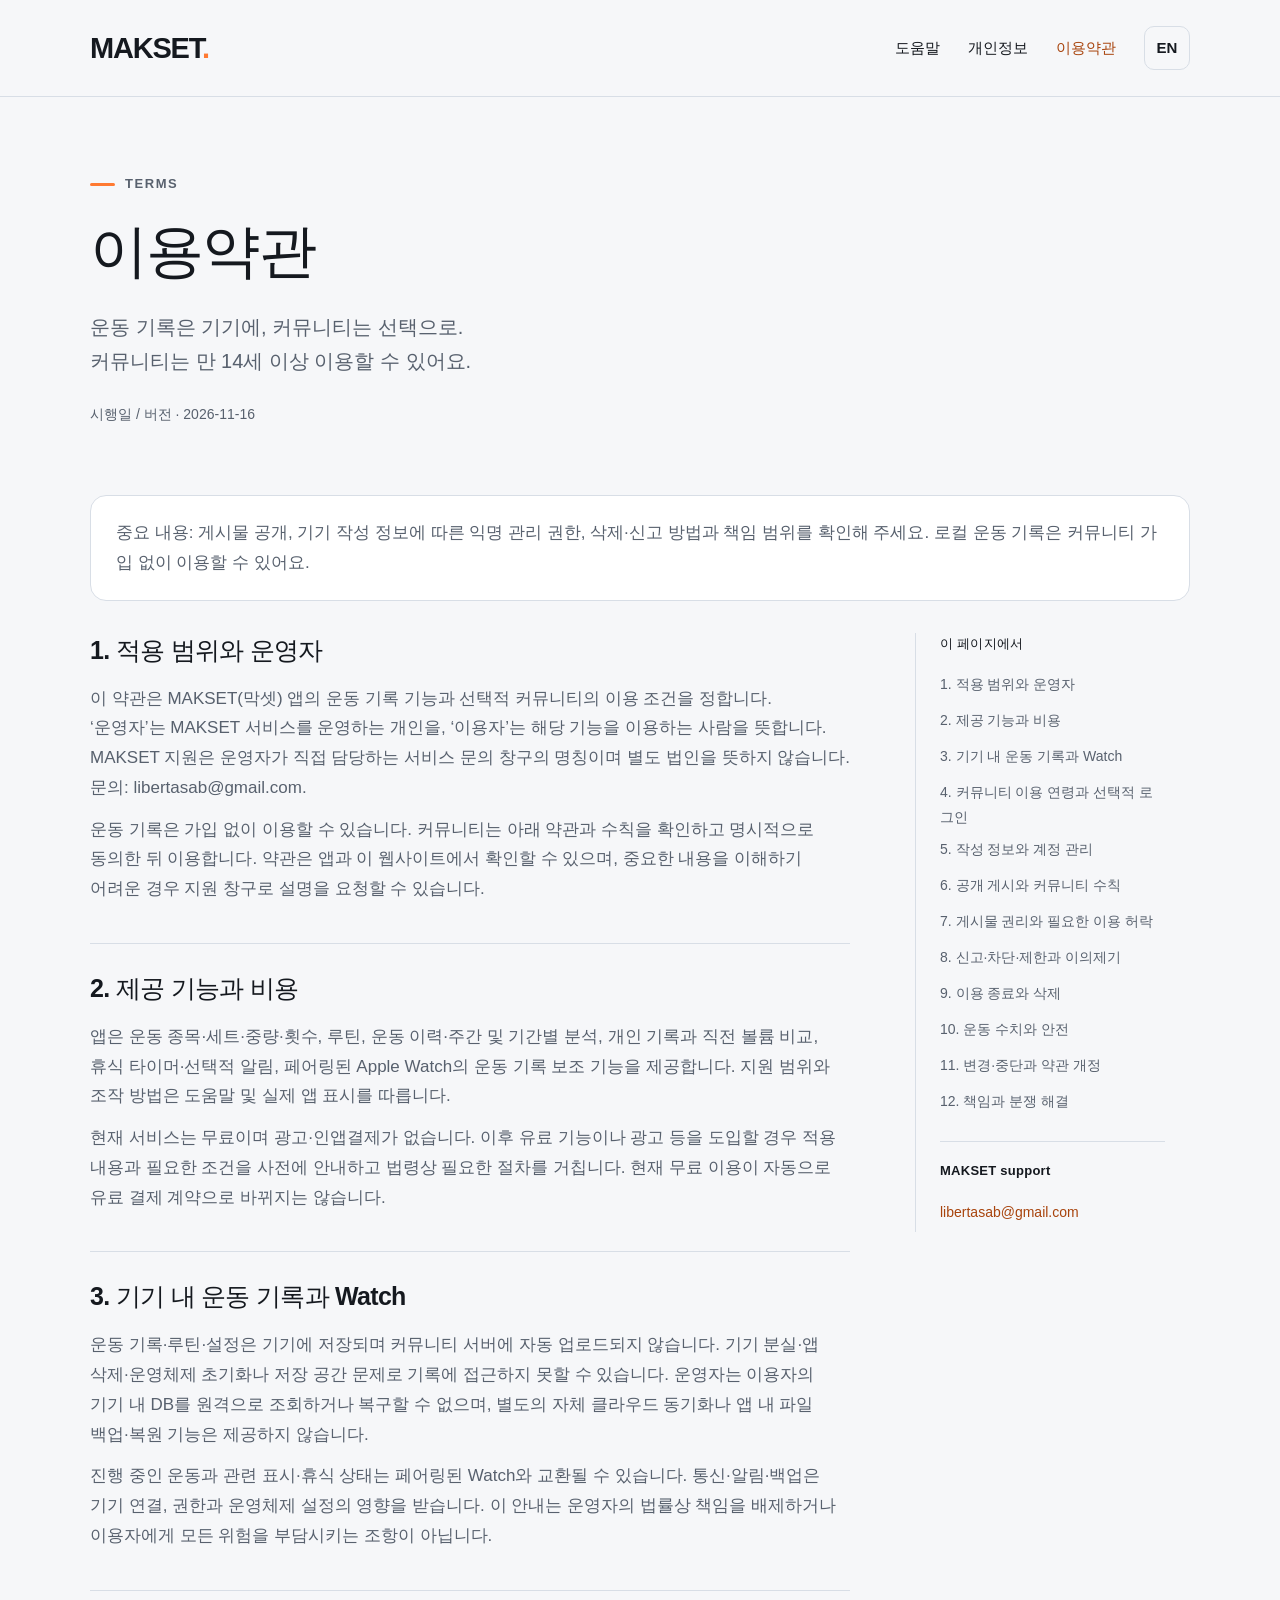
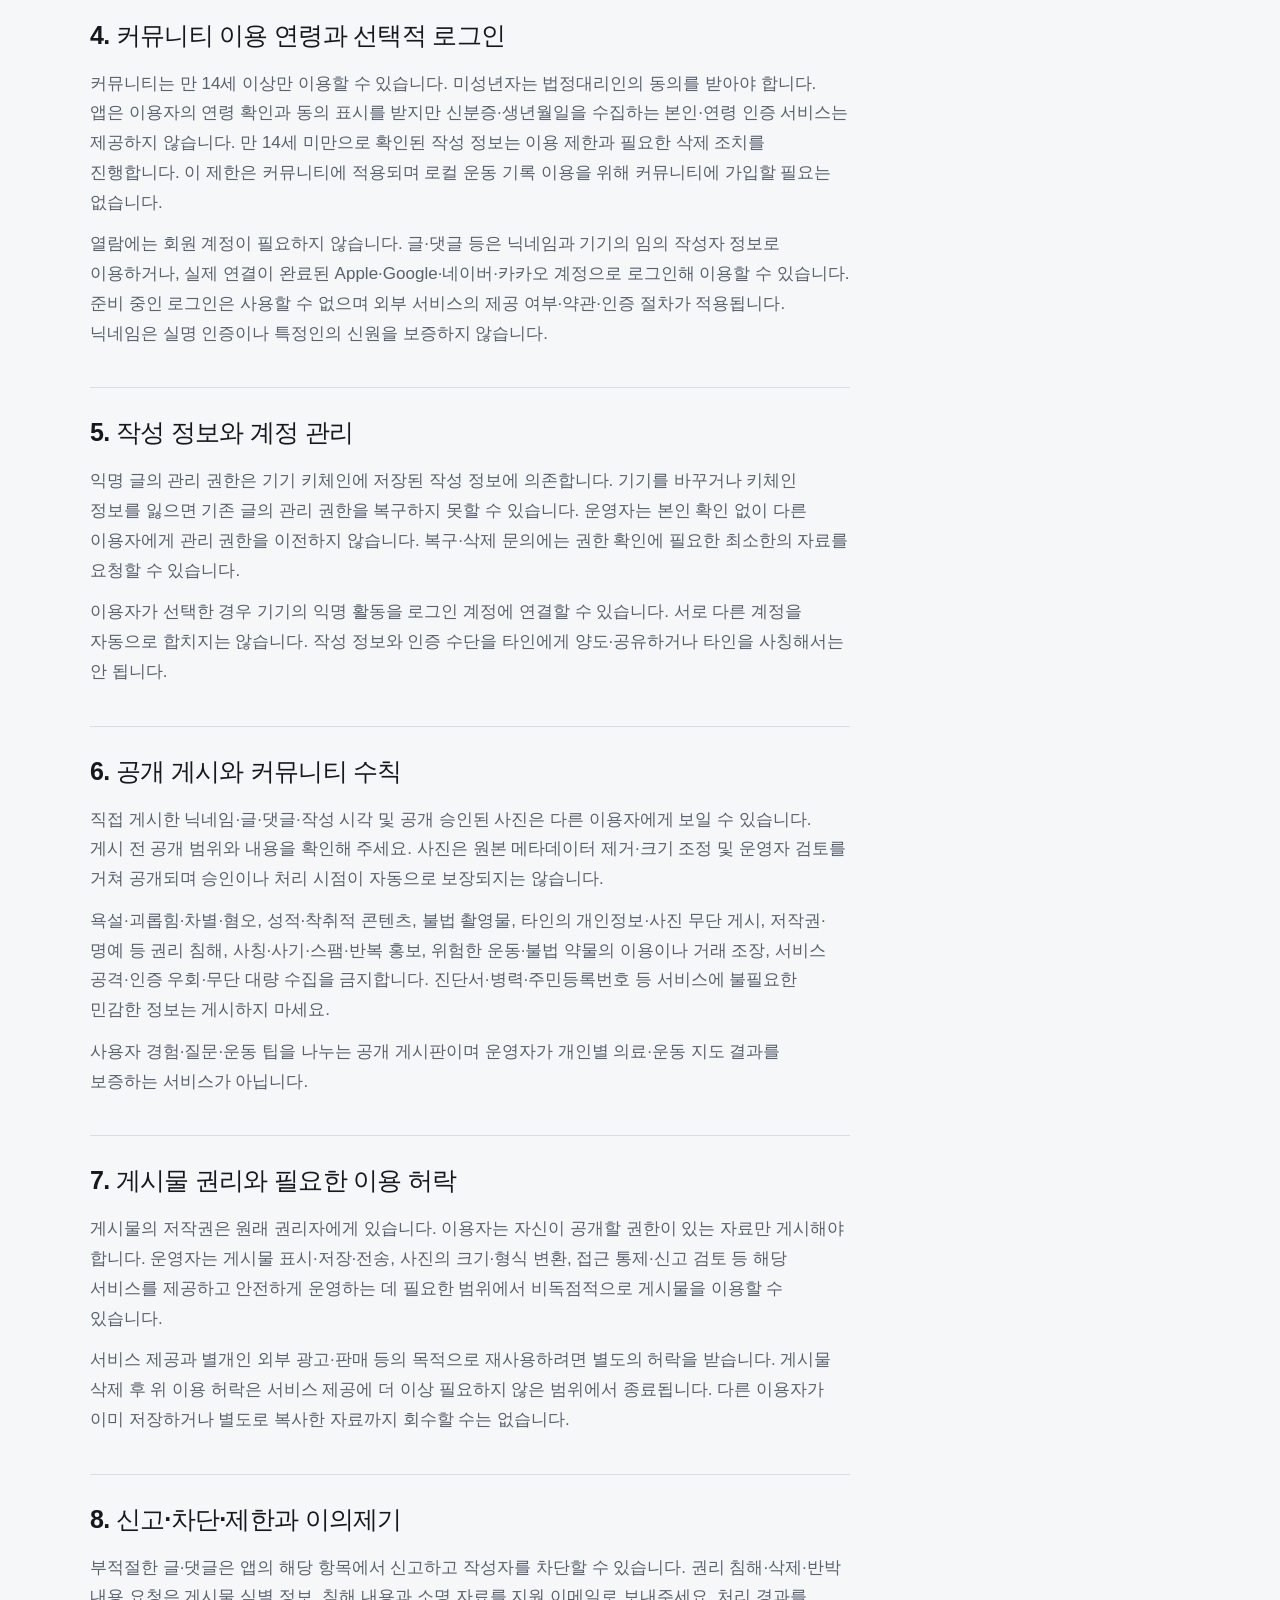
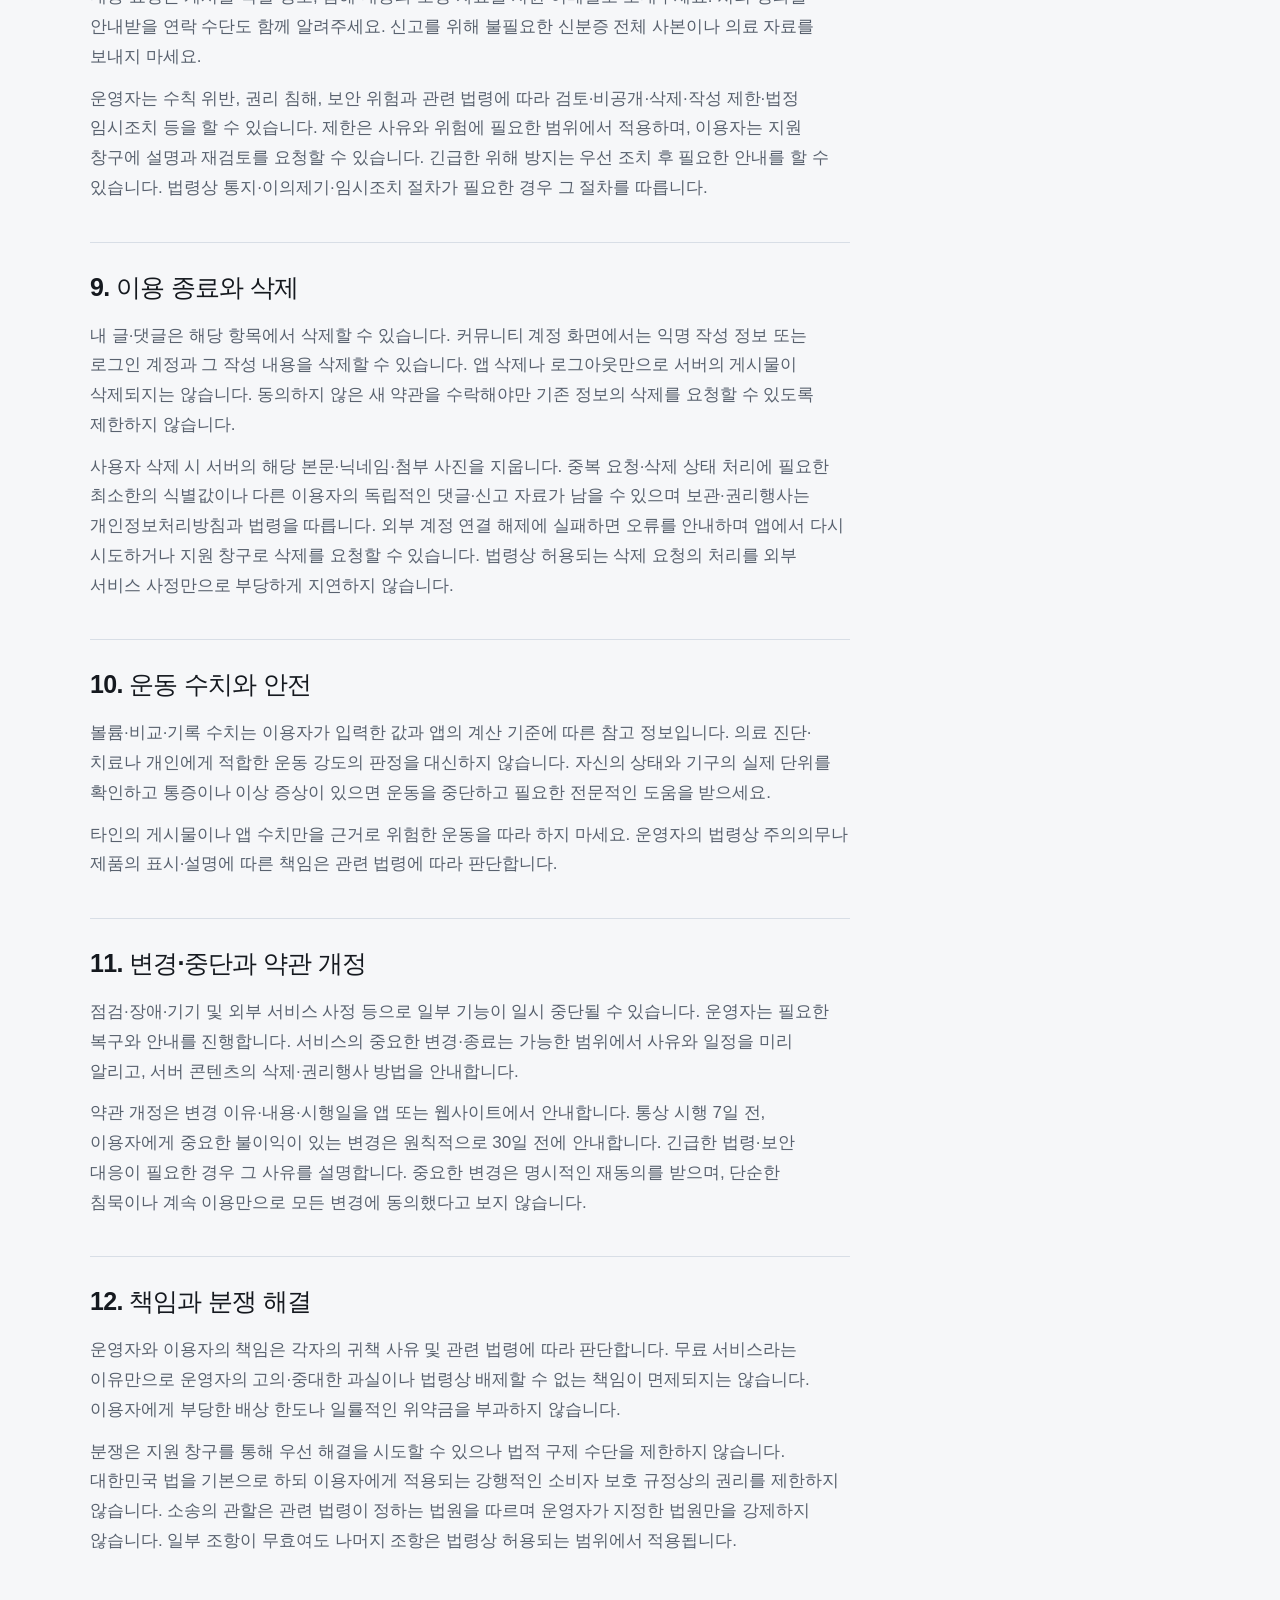
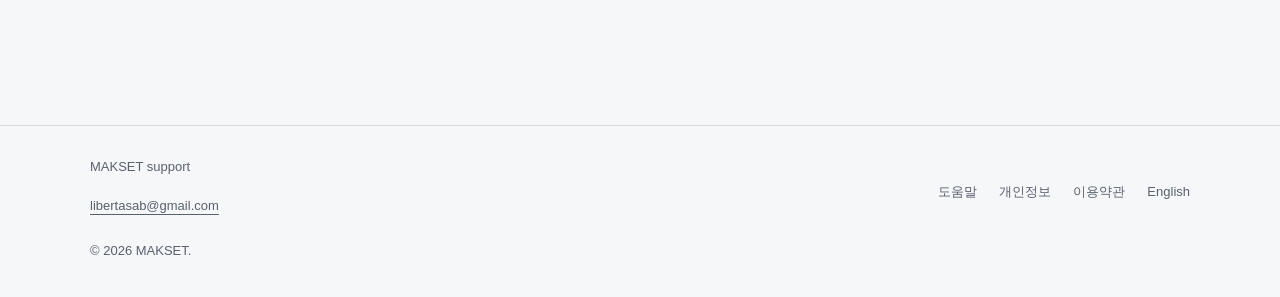
<file: terms/index.html>
<!doctype html>
<html lang="ko"><head><meta charset="utf-8"><meta name="viewport" content="width=device-width,initial-scale=1"><meta name="color-scheme" content="dark light"><title>이용약관 · MAKSET.</title><meta name="description" content="MAKSET workout logging and community terms"><link rel="canonical" href="https://yongjaelim.github.io/makset-support/terms/"><link rel="alternate" hreflang="ko" href="https://yongjaelim.github.io/makset-support/terms/"><link rel="alternate" hreflang="en" href="https://yongjaelim.github.io/makset-support/en/terms/"><link rel="icon" href="../favicon.svg" type="image/svg+xml"><link rel="stylesheet" href="../styles.css"></head>
<body><a class="skip" href="#main">본문으로 건너뛰기</a><header class="site-header"><div class="shell header-inner"><a class="wordmark" href="../" aria-label="MAKSET.">MAKSET<span aria-hidden="true">.</span></a><nav aria-label="주 메뉴"><a href="../support/">도움말</a><a href="../privacy/">개인정보</a><a href="./" aria-current="page">이용약관</a><a class="language" href="../en/terms/" lang="en">EN</a></nav></div></header>
<main id="main" class="shell"><header class="hero"><p class="eyebrow">TERMS</p><h1>이용약관</h1><p class="lead">운동 기록은 기기에, 커뮤니티는 선택으로.<br>커뮤니티는 만 14세 이상 이용할 수 있어요.</p><p class="effective">시행일 / 버전 · 2026-11-16</p></header><div class="notice"><p>중요 내용: 게시물 공개, 기기 작성 정보에 따른 익명 관리 권한, 삭제·신고 방법과 책임 범위를 확인해 주세요. 로컬 운동 기록은 커뮤니티 가입 없이 이용할 수 있어요.</p></div><div class="content-layout"><article class="article"><section id="scope"><h2>1. 적용 범위와 운영자</h2><p>이 약관은 MAKSET(막셋) 앱의 운동 기록 기능과 선택적 커뮤니티의 이용 조건을 정합니다. ‘운영자’는 MAKSET 서비스를 운영하는 개인을, ‘이용자’는 해당 기능을 이용하는 사람을 뜻합니다. MAKSET 지원은 운영자가 직접 담당하는 서비스 문의 창구의 명칭이며 별도 법인을 뜻하지 않습니다. 문의: libertasab@gmail.com.</p><p>운동 기록은 가입 없이 이용할 수 있습니다. 커뮤니티는 아래 약관과 수칙을 확인하고 명시적으로 동의한 뒤 이용합니다. 약관은 앱과 이 웹사이트에서 확인할 수 있으며, 중요한 내용을 이해하기 어려운 경우 지원 창구로 설명을 요청할 수 있습니다.</p></section><section id="features"><h2>2. 제공 기능과 비용</h2><p>앱은 운동 종목·세트·중량·횟수, 루틴, 운동 이력·주간 및 기간별 분석, 개인 기록과 직전 볼륨 비교, 휴식 타이머·선택적 알림, 페어링된 Apple Watch의 운동 기록 보조 기능을 제공합니다. 지원 범위와 조작 방법은 도움말 및 실제 앱 표시를 따릅니다.</p><p>현재 서비스는 무료이며 광고·인앱결제가 없습니다. 이후 유료 기능이나 광고 등을 도입할 경우 적용 내용과 필요한 조건을 사전에 안내하고 법령상 필요한 절차를 거칩니다. 현재 무료 이용이 자동으로 유료 결제 계약으로 바뀌지는 않습니다.</p></section><section id="local"><h2>3. 기기 내 운동 기록과 Watch</h2><p>운동 기록·루틴·설정은 기기에 저장되며 커뮤니티 서버에 자동 업로드되지 않습니다. 기기 분실·앱 삭제·운영체제 초기화나 저장 공간 문제로 기록에 접근하지 못할 수 있습니다. 운영자는 이용자의 기기 내 DB를 원격으로 조회하거나 복구할 수 없으며, 별도의 자체 클라우드 동기화나 앱 내 파일 백업·복원 기능은 제공하지 않습니다.</p><p>진행 중인 운동과 관련 표시·휴식 상태는 페어링된 Watch와 교환될 수 있습니다. 통신·알림·백업은 기기 연결, 권한과 운영체제 설정의 영향을 받습니다. 이 안내는 운영자의 법률상 책임을 배제하거나 이용자에게 모든 위험을 부담시키는 조항이 아닙니다.</p></section><section id="age"><h2>4. 커뮤니티 이용 연령과 선택적 로그인</h2><p>커뮤니티는 만 14세 이상만 이용할 수 있습니다. 미성년자는 법정대리인의 동의를 받아야 합니다. 앱은 이용자의 연령 확인과 동의 표시를 받지만 신분증·생년월일을 수집하는 본인·연령 인증 서비스는 제공하지 않습니다. 만 14세 미만으로 확인된 작성 정보는 이용 제한과 필요한 삭제 조치를 진행합니다. 이 제한은 커뮤니티에 적용되며 로컬 운동 기록 이용을 위해 커뮤니티에 가입할 필요는 없습니다.</p><p>열람에는 회원 계정이 필요하지 않습니다. 글·댓글 등은 닉네임과 기기의 임의 작성자 정보로 이용하거나, 실제 연결이 완료된 Apple·Google·네이버·카카오 계정으로 로그인해 이용할 수 있습니다. 준비 중인 로그인은 사용할 수 없으며 외부 서비스의 제공 여부·약관·인증 절차가 적용됩니다. 닉네임은 실명 인증이나 특정인의 신원을 보증하지 않습니다.</p></section><section id="identity"><h2>5. 작성 정보와 계정 관리</h2><p>익명 글의 관리 권한은 기기 키체인에 저장된 작성 정보에 의존합니다. 기기를 바꾸거나 키체인 정보를 잃으면 기존 글의 관리 권한을 복구하지 못할 수 있습니다. 운영자는 본인 확인 없이 다른 이용자에게 관리 권한을 이전하지 않습니다. 복구·삭제 문의에는 권한 확인에 필요한 최소한의 자료를 요청할 수 있습니다.</p><p>이용자가 선택한 경우 기기의 익명 활동을 로그인 계정에 연결할 수 있습니다. 서로 다른 계정을 자동으로 합치지는 않습니다. 작성 정보와 인증 수단을 타인에게 양도·공유하거나 타인을 사칭해서는 안 됩니다.</p></section><section id="community"><h2>6. 공개 게시와 커뮤니티 수칙</h2><p>직접 게시한 닉네임·글·댓글·작성 시각 및 공개 승인된 사진은 다른 이용자에게 보일 수 있습니다. 게시 전 공개 범위와 내용을 확인해 주세요. 사진은 원본 메타데이터 제거·크기 조정 및 운영자 검토를 거쳐 공개되며 승인이나 처리 시점이 자동으로 보장되지는 않습니다.</p><p>욕설·괴롭힘·차별·혐오, 성적·착취적 콘텐츠, 불법 촬영물, 타인의 개인정보·사진 무단 게시, 저작권·명예 등 권리 침해, 사칭·사기·스팸·반복 홍보, 위험한 운동·불법 약물의 이용이나 거래 조장, 서비스 공격·인증 우회·무단 대량 수집을 금지합니다. 진단서·병력·주민등록번호 등 서비스에 불필요한 민감한 정보는 게시하지 마세요.</p><p>사용자 경험·질문·운동 팁을 나누는 공개 게시판이며 운영자가 개인별 의료·운동 지도 결과를 보증하는 서비스가 아닙니다.</p></section><section id="copyright"><h2>7. 게시물 권리와 필요한 이용 허락</h2><p>게시물의 저작권은 원래 권리자에게 있습니다. 이용자는 자신이 공개할 권한이 있는 자료만 게시해야 합니다. 운영자는 게시물 표시·저장·전송, 사진의 크기·형식 변환, 접근 통제·신고 검토 등 해당 서비스를 제공하고 안전하게 운영하는 데 필요한 범위에서 비독점적으로 게시물을 이용할 수 있습니다.</p><p>서비스 제공과 별개인 외부 광고·판매 등의 목적으로 재사용하려면 별도의 허락을 받습니다. 게시물 삭제 후 위 이용 허락은 서비스 제공에 더 이상 필요하지 않은 범위에서 종료됩니다. 다른 이용자가 이미 저장하거나 별도로 복사한 자료까지 회수할 수는 없습니다.</p></section><section id="moderation"><h2>8. 신고·차단·제한과 이의제기</h2><p>부적절한 글·댓글은 앱의 해당 항목에서 신고하고 작성자를 차단할 수 있습니다. 권리 침해·삭제·반박 내용 요청은 게시물 식별 정보, 침해 내용과 소명 자료를 지원 이메일로 보내주세요. 처리 경과를 안내받을 연락 수단도 함께 알려주세요. 신고를 위해 불필요한 신분증 전체 사본이나 의료 자료를 보내지 마세요.</p><p>운영자는 수칙 위반, 권리 침해, 보안 위험과 관련 법령에 따라 검토·비공개·삭제·작성 제한·법정 임시조치 등을 할 수 있습니다. 제한은 사유와 위험에 필요한 범위에서 적용하며, 이용자는 지원 창구에 설명과 재검토를 요청할 수 있습니다. 긴급한 위해 방지는 우선 조치 후 필요한 안내를 할 수 있습니다. 법령상 통지·이의제기·임시조치 절차가 필요한 경우 그 절차를 따릅니다.</p></section><section id="deletion"><h2>9. 이용 종료와 삭제</h2><p>내 글·댓글은 해당 항목에서 삭제할 수 있습니다. 커뮤니티 계정 화면에서는 익명 작성 정보 또는 로그인 계정과 그 작성 내용을 삭제할 수 있습니다. 앱 삭제나 로그아웃만으로 서버의 게시물이 삭제되지는 않습니다. 동의하지 않은 새 약관을 수락해야만 기존 정보의 삭제를 요청할 수 있도록 제한하지 않습니다.</p><p>사용자 삭제 시 서버의 해당 본문·닉네임·첨부 사진을 지웁니다. 중복 요청·삭제 상태 처리에 필요한 최소한의 식별값이나 다른 이용자의 독립적인 댓글·신고 자료가 남을 수 있으며 보관·권리행사는 개인정보처리방침과 법령을 따릅니다. 외부 계정 연결 해제에 실패하면 오류를 안내하며 앱에서 다시 시도하거나 지원 창구로 삭제를 요청할 수 있습니다. 법령상 허용되는 삭제 요청의 처리를 외부 서비스 사정만으로 부당하게 지연하지 않습니다.</p></section><section id="health"><h2>10. 운동 수치와 안전</h2><p>볼륨·비교·기록 수치는 이용자가 입력한 값과 앱의 계산 기준에 따른 참고 정보입니다. 의료 진단·치료나 개인에게 적합한 운동 강도의 판정을 대신하지 않습니다. 자신의 상태와 기구의 실제 단위를 확인하고 통증이나 이상 증상이 있으면 운동을 중단하고 필요한 전문적인 도움을 받으세요.</p><p>타인의 게시물이나 앱 수치만을 근거로 위험한 운동을 따라 하지 마세요. 운영자의 법령상 주의의무나 제품의 표시·설명에 따른 책임은 관련 법령에 따라 판단합니다.</p></section><section id="changes"><h2>11. 변경·중단과 약관 개정</h2><p>점검·장애·기기 및 외부 서비스 사정 등으로 일부 기능이 일시 중단될 수 있습니다. 운영자는 필요한 복구와 안내를 진행합니다. 서비스의 중요한 변경·종료는 가능한 범위에서 사유와 일정을 미리 알리고, 서버 콘텐츠의 삭제·권리행사 방법을 안내합니다.</p><p>약관 개정은 변경 이유·내용·시행일을 앱 또는 웹사이트에서 안내합니다. 통상 시행 7일 전, 이용자에게 중요한 불이익이 있는 변경은 원칙적으로 30일 전에 안내합니다. 긴급한 법령·보안 대응이 필요한 경우 그 사유를 설명합니다. 중요한 변경은 명시적인 재동의를 받으며, 단순한 침묵이나 계속 이용만으로 모든 변경에 동의했다고 보지 않습니다.</p></section><section id="liability"><h2>12. 책임과 분쟁 해결</h2><p>운영자와 이용자의 책임은 각자의 귀책 사유 및 관련 법령에 따라 판단합니다. 무료 서비스라는 이유만으로 운영자의 고의·중대한 과실이나 법령상 배제할 수 없는 책임이 면제되지는 않습니다. 이용자에게 부당한 배상 한도나 일률적인 위약금을 부과하지 않습니다.</p><p>분쟁은 지원 창구를 통해 우선 해결을 시도할 수 있으나 법적 구제 수단을 제한하지 않습니다. 대한민국 법을 기본으로 하되 이용자에게 적용되는 강행적인 소비자 보호 규정상의 권리를 제한하지 않습니다. 소송의 관할은 관련 법령이 정하는 법원을 따르며 운영자가 지정한 법원만을 강제하지 않습니다. 일부 조항이 무효여도 나머지 조항은 법령상 허용되는 범위에서 적용됩니다.</p></section></article><aside class="aside" aria-label="이 페이지에서"><strong>이 페이지에서</strong><a href="#scope">1. 적용 범위와 운영자</a><a href="#features">2. 제공 기능과 비용</a><a href="#local">3. 기기 내 운동 기록과 Watch</a><a href="#age">4. 커뮤니티 이용 연령과 선택적 로그인</a><a href="#identity">5. 작성 정보와 계정 관리</a><a href="#community">6. 공개 게시와 커뮤니티 수칙</a><a href="#copyright">7. 게시물 권리와 필요한 이용 허락</a><a href="#moderation">8. 신고·차단·제한과 이의제기</a><a href="#deletion">9. 이용 종료와 삭제</a><a href="#health">10. 운동 수치와 안전</a><a href="#changes">11. 변경·중단과 약관 개정</a><a href="#liability">12. 책임과 분쟁 해결</a><div class="aside-contact"><strong>MAKSET support</strong><a href="mailto:libertasab@gmail.com">libertasab@gmail.com</a></div></aside></div></main><footer class="site-footer"><div class="shell"><div class="footer-top"><div><p class="operator">MAKSET support</p><a class="footer-mail" href="mailto:libertasab@gmail.com">libertasab@gmail.com</a></div><div class="footer-links"><a href="../support/">도움말</a><a href="../privacy/">개인정보</a><a href="./">이용약관</a><a href="../en/terms/">English</a></div></div><p class="copyright">© 2026 MAKSET.</p></div></footer></body></html>
</file>
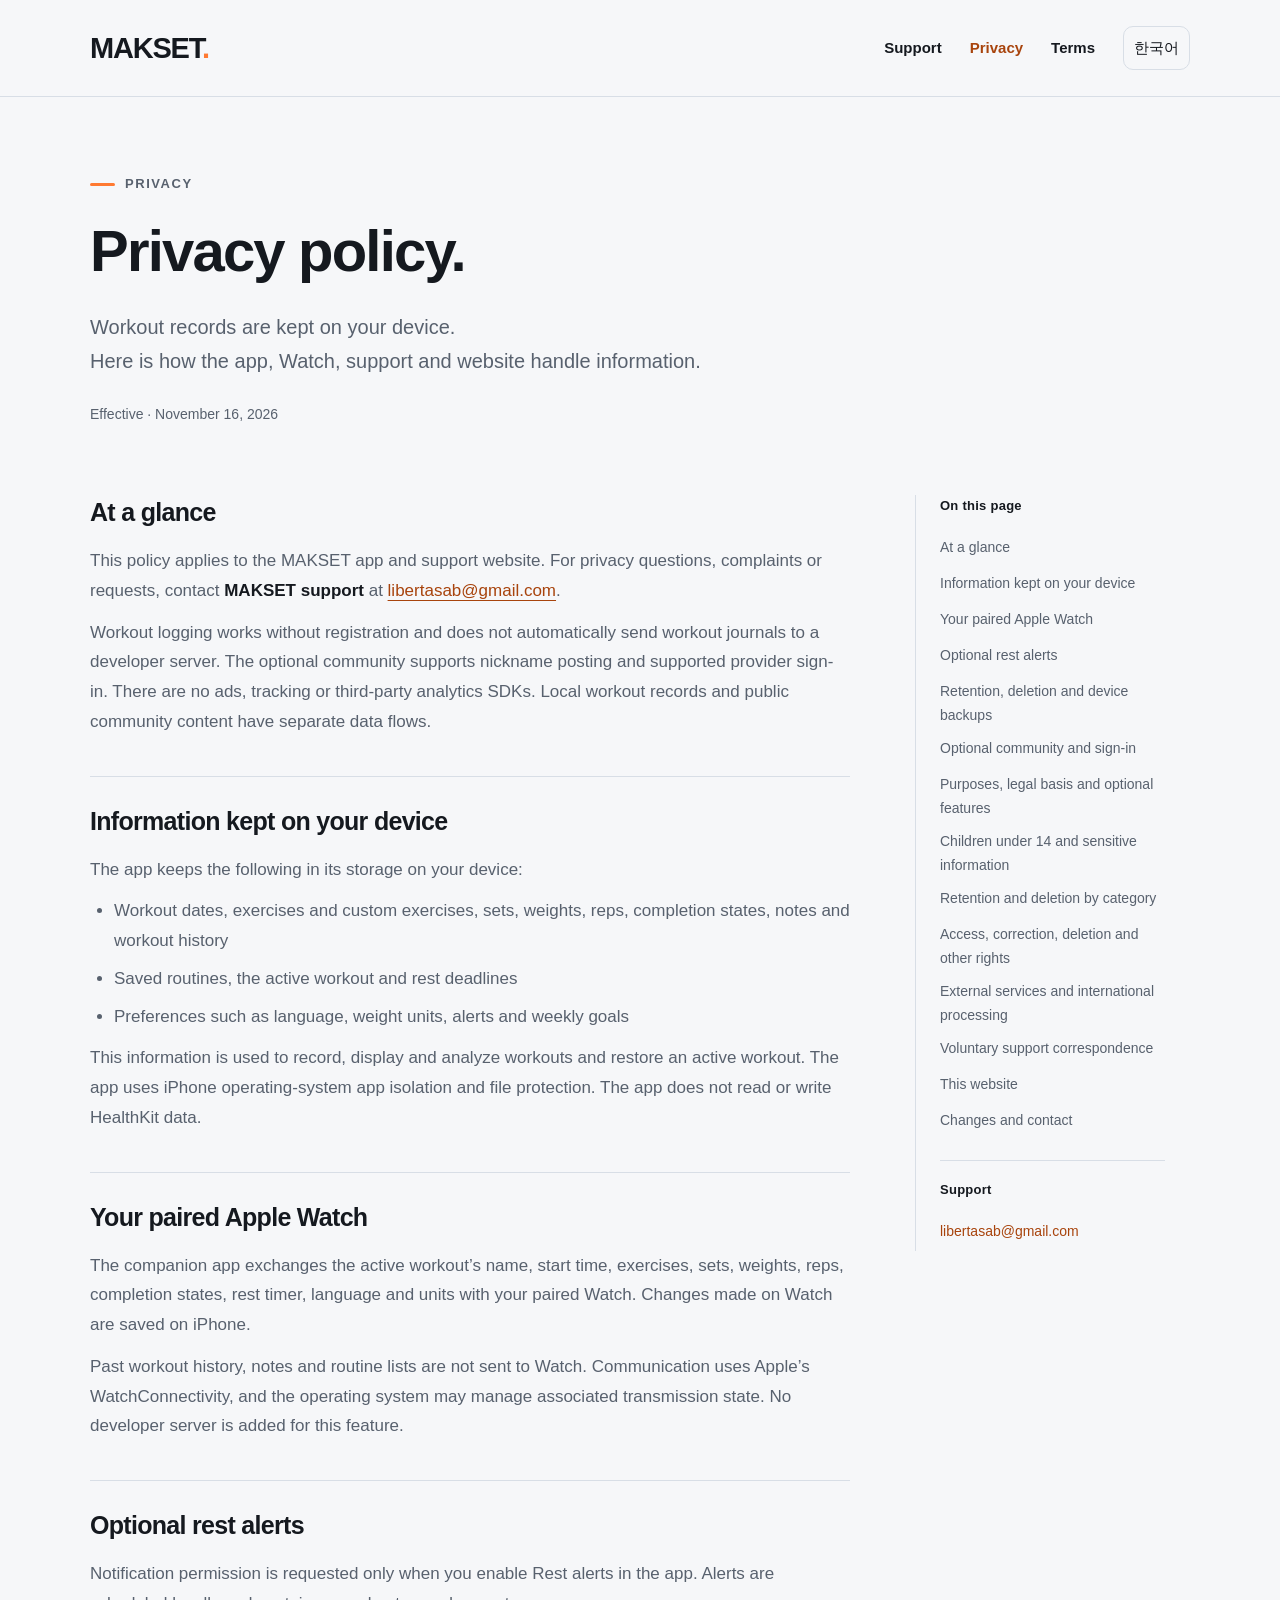
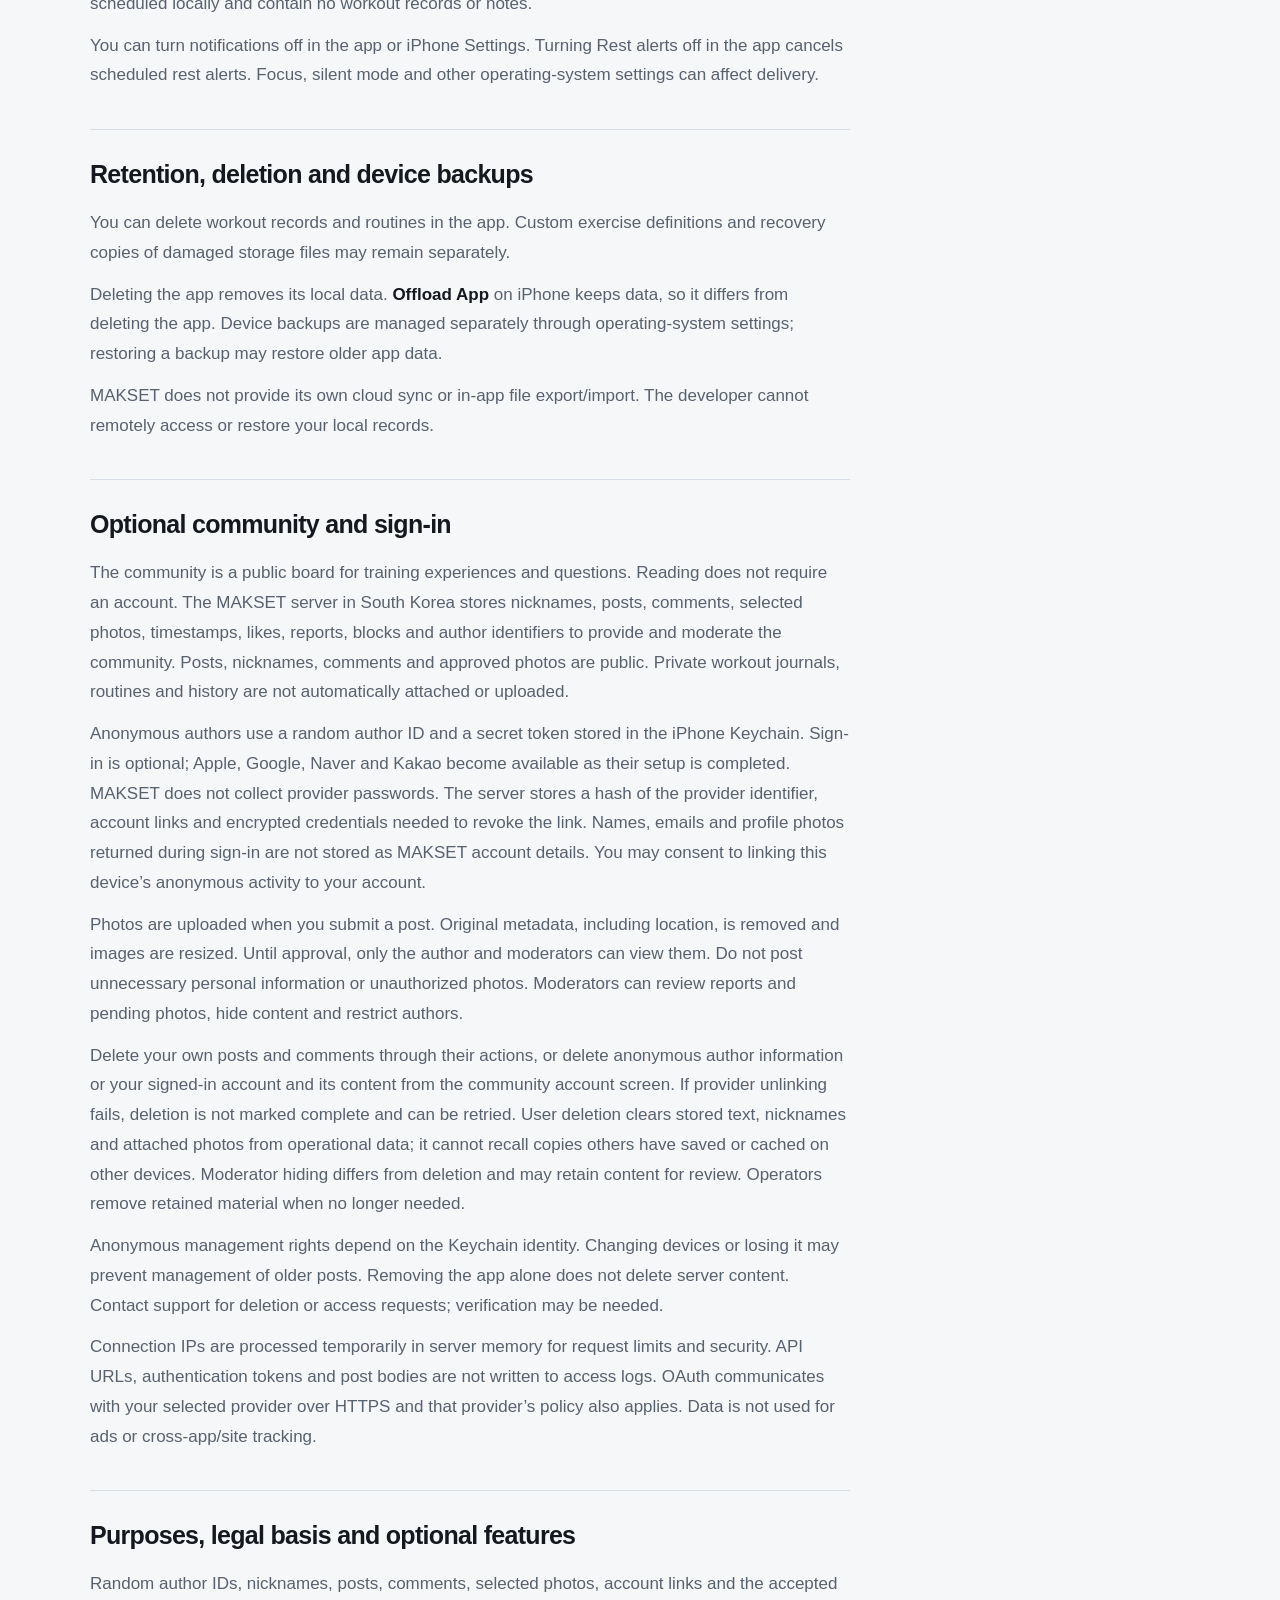
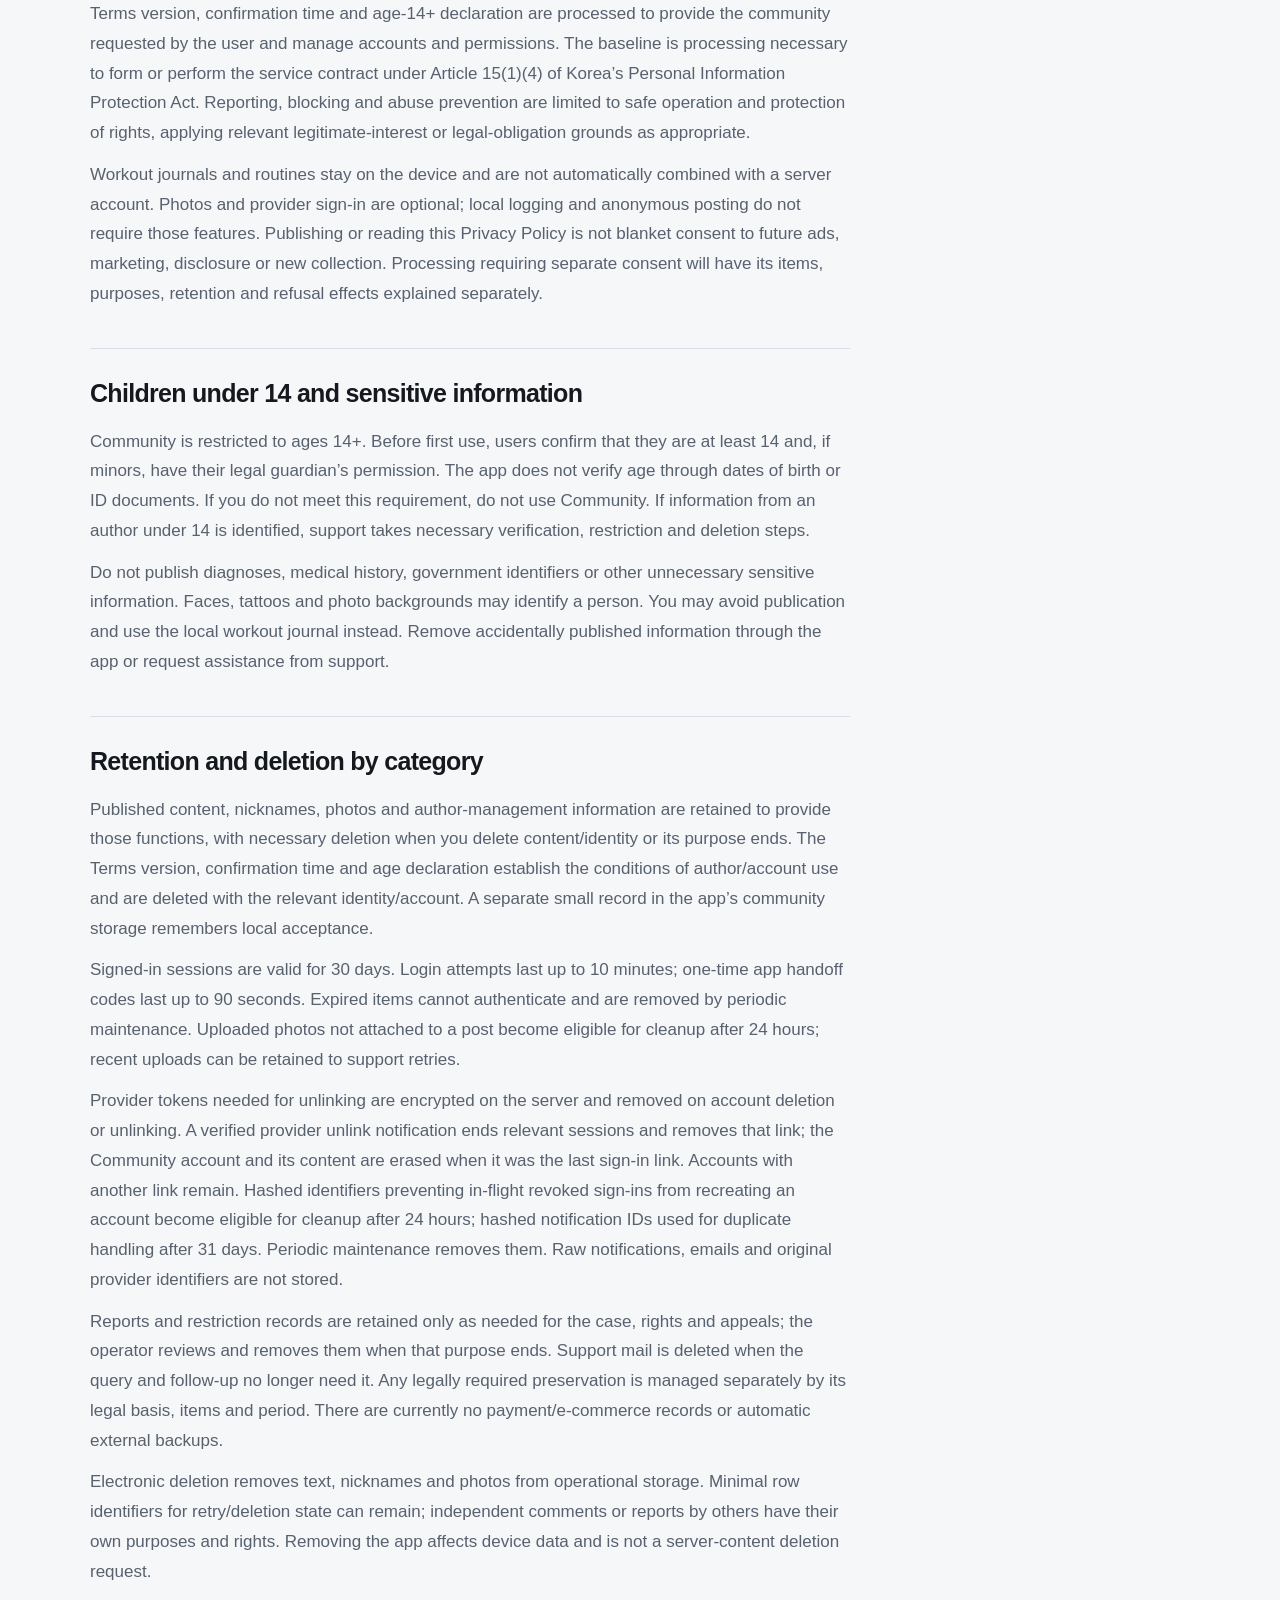
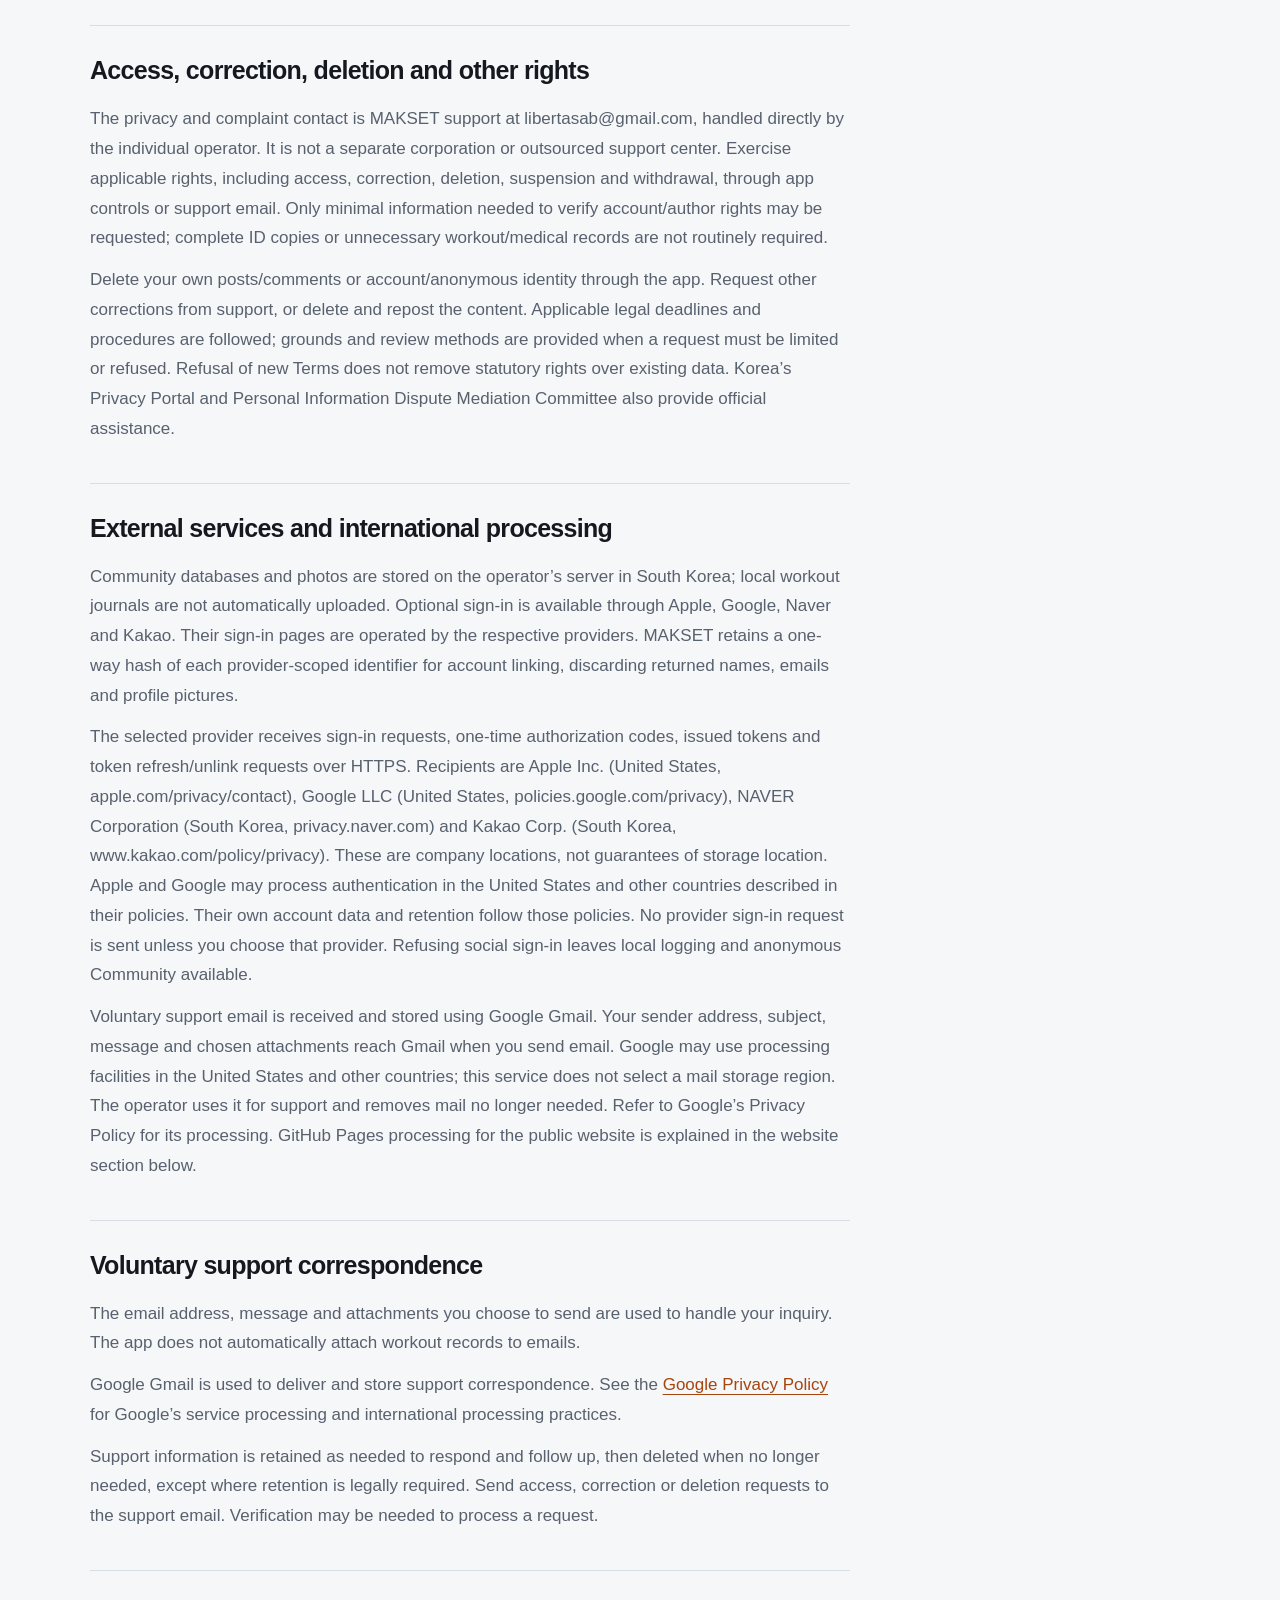
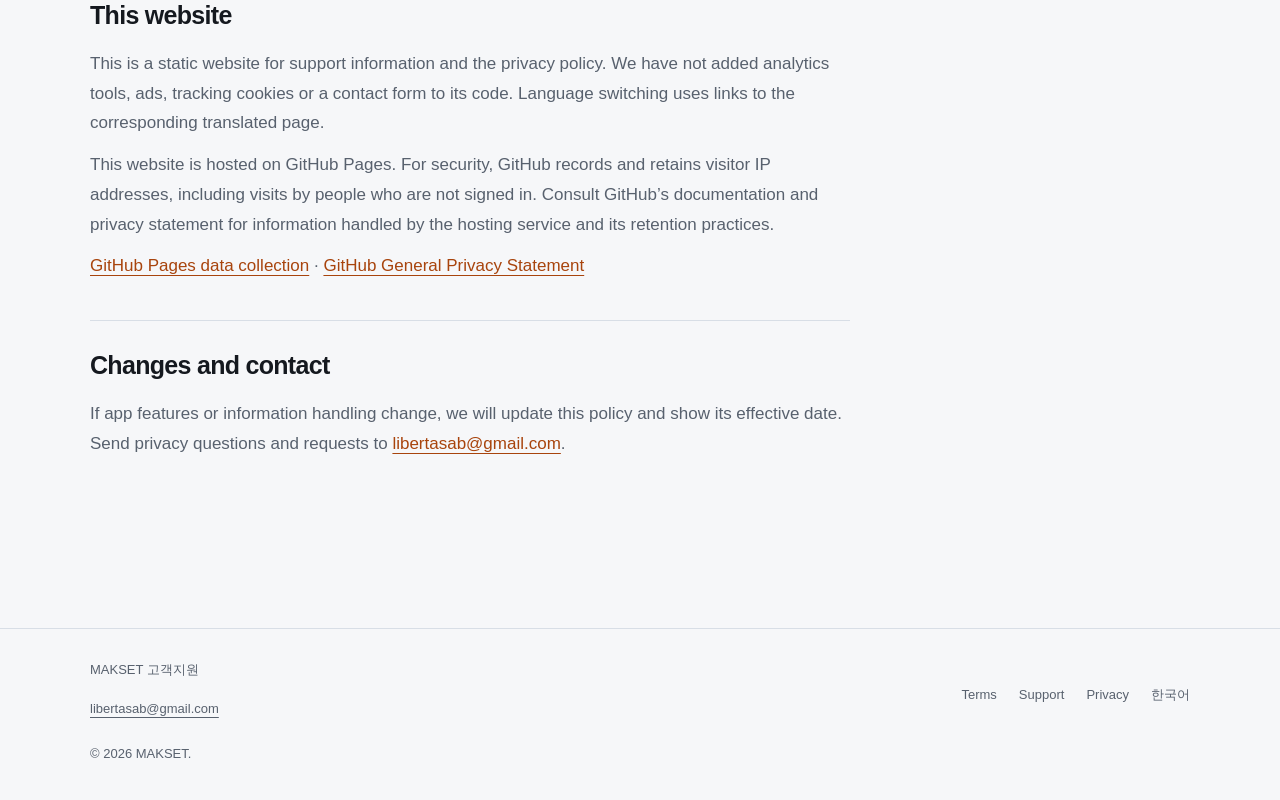
<file: en/privacy/index.html>
<!doctype html>
<html lang="en"><head><meta charset="utf-8"><meta name="viewport" content="width=device-width,initial-scale=1"><meta name="color-scheme" content="dark light"><title>Privacy policy · MAKSET.</title><meta name="description" content="How MAKSET handles local records, Watch communication, support emails and website information."><link rel="canonical" href="https://yongjaelim.github.io/makset-support/en/privacy/"><link rel="alternate" hreflang="ko" href="https://yongjaelim.github.io/makset-support/privacy/"><link rel="alternate" hreflang="en" href="https://yongjaelim.github.io/makset-support/en/privacy/"><link rel="alternate" hreflang="x-default" href="https://yongjaelim.github.io/makset-support/en/privacy/"><link rel="icon" href="../../favicon.svg" type="image/svg+xml"><link rel="stylesheet" href="../../styles.css"><meta property="og:type" content="website"><meta property="og:site_name" content="MAKSET."><meta property="og:title" content="Privacy policy · MAKSET."><meta property="og:description" content="How MAKSET handles local records, Watch communication, support emails and website information."><meta property="og:url" content="https://yongjaelim.github.io/makset-support/en/privacy/"></head>
<body><a class="skip" href="#main">Skip to content</a><header class="site-header"><div class="shell header-inner"><a class="wordmark" href="../" aria-label="MAKSET.">MAKSET<span aria-hidden="true">.</span></a><nav aria-label="Main navigation"><a href="../support/">Support</a><a href="./" aria-current="page">Privacy</a><a href="../terms/">Terms</a><a class="language" href="../../privacy/" lang="ko" hreflang="ko" aria-label="한국어">한국어</a></nav></div></header>
<main id="main" class="shell"><header class="hero"><p class="eyebrow">PRIVACY</p><h1>Privacy policy.</h1><p class="lead">Workout records are kept on your device.<br>Here is how the app, Watch, support and website handle information.</p><p class="effective">Effective · November 16, 2026</p></header><div class="content-layout"><article class="article"><section id="overview"><h2>At a glance</h2><p>This policy applies to the MAKSET app and support website. For privacy questions, complaints or requests, contact <strong>MAKSET support</strong> at <a href="mailto:libertasab@gmail.com">libertasab@gmail.com</a>.</p><p>Workout logging works without registration and does not automatically send workout journals to a developer server. The optional community supports nickname posting and supported provider sign-in. There are no ads, tracking or third-party analytics SDKs. Local workout records and public community content have separate data flows.</p></section><section id="device-data"><h2>Information kept on your device</h2><p>The app keeps the following in its storage on your device:</p><ul><li>Workout dates, exercises and custom exercises, sets, weights, reps, completion states, notes and workout history</li><li>Saved routines, the active workout and rest deadlines</li><li>Preferences such as language, weight units, alerts and weekly goals</li></ul><p>This information is used to record, display and analyze workouts and restore an active workout. The app uses iPhone operating-system app isolation and file protection. The app does not read or write HealthKit data.</p></section><section id="watch-data"><h2>Your paired Apple Watch</h2><p>The companion app exchanges the active workout’s name, start time, exercises, sets, weights, reps, completion states, rest timer, language and units with your paired Watch. Changes made on Watch are saved on iPhone.</p><p>Past workout history, notes and routine lists are not sent to Watch. Communication uses Apple’s WatchConnectivity, and the operating system may manage associated transmission state. No developer server is added for this feature.</p></section><section id="notifications"><h2>Optional rest alerts</h2><p>Notification permission is requested only when you enable Rest alerts in the app. Alerts are scheduled locally and contain no workout records or notes.</p><p>You can turn notifications off in the app or iPhone Settings. Turning Rest alerts off in the app cancels scheduled rest alerts. Focus, silent mode and other operating-system settings can affect delivery.</p></section><section id="retention"><h2>Retention, deletion and device backups</h2><p>You can delete workout records and routines in the app. Custom exercise definitions and recovery copies of damaged storage files may remain separately.</p><p>Deleting the app removes its local data. <strong>Offload App</strong> on iPhone keeps data, so it differs from deleting the app. Device backups are managed separately through operating-system settings; restoring a backup may restore older app data.</p><p>MAKSET does not provide its own cloud sync or in-app file export/import. The developer cannot remotely access or restore your local records.</p></section><section id="community"><h2>Optional community and sign-in</h2><p>The community is a public board for training experiences and questions. Reading does not require an account. The MAKSET server in South Korea stores nicknames, posts, comments, selected photos, timestamps, likes, reports, blocks and author identifiers to provide and moderate the community. Posts, nicknames, comments and approved photos are public. Private workout journals, routines and history are not automatically attached or uploaded.</p><p>Anonymous authors use a random author ID and a secret token stored in the iPhone Keychain. Sign-in is optional; Apple, Google, Naver and Kakao become available as their setup is completed. MAKSET does not collect provider passwords. The server stores a hash of the provider identifier, account links and encrypted credentials needed to revoke the link. Names, emails and profile photos returned during sign-in are not stored as MAKSET account details. You may consent to linking this device’s anonymous activity to your account.</p><p>Photos are uploaded when you submit a post. Original metadata, including location, is removed and images are resized. Until approval, only the author and moderators can view them. Do not post unnecessary personal information or unauthorized photos. Moderators can review reports and pending photos, hide content and restrict authors.</p><p>Delete your own posts and comments through their actions, or delete anonymous author information or your signed-in account and its content from the community account screen. If provider unlinking fails, deletion is not marked complete and can be retried. User deletion clears stored text, nicknames and attached photos from operational data; it cannot recall copies others have saved or cached on other devices. Moderator hiding differs from deletion and may retain content for review. Operators remove retained material when no longer needed.</p><p>Anonymous management rights depend on the Keychain identity. Changing devices or losing it may prevent management of older posts. Removing the app alone does not delete server content. Contact support for deletion or access requests; verification may be needed.</p><p>Connection IPs are processed temporarily in server memory for request limits and security. API URLs, authentication tokens and post bodies are not written to access logs. OAuth communicates with your selected provider over HTTPS and that provider’s policy also applies. Data is not used for ads or cross-app/site tracking.</p></section><section id="legal-basis"><h2>Purposes, legal basis and optional features</h2><p>Random author IDs, nicknames, posts, comments, selected photos, account links and the accepted Terms version, confirmation time and age-14+ declaration are processed to provide the community requested by the user and manage accounts and permissions. The baseline is processing necessary to form or perform the service contract under Article 15(1)(4) of Korea’s Personal Information Protection Act. Reporting, blocking and abuse prevention are limited to safe operation and protection of rights, applying relevant legitimate-interest or legal-obligation grounds as appropriate.</p><p>Workout journals and routines stay on the device and are not automatically combined with a server account. Photos and provider sign-in are optional; local logging and anonymous posting do not require those features. Publishing or reading this Privacy Policy is not blanket consent to future ads, marketing, disclosure or new collection. Processing requiring separate consent will have its items, purposes, retention and refusal effects explained separately.</p></section><section id="children"><h2>Children under 14 and sensitive information</h2><p>Community is restricted to ages 14+. Before first use, users confirm that they are at least 14 and, if minors, have their legal guardian’s permission. The app does not verify age through dates of birth or ID documents. If you do not meet this requirement, do not use Community. If information from an author under 14 is identified, support takes necessary verification, restriction and deletion steps.</p><p>Do not publish diagnoses, medical history, government identifiers or other unnecessary sensitive information. Faces, tattoos and photo backgrounds may identify a person. You may avoid publication and use the local workout journal instead. Remove accidentally published information through the app or request assistance from support.</p></section><section id="periods"><h2>Retention and deletion by category</h2><p>Published content, nicknames, photos and author-management information are retained to provide those functions, with necessary deletion when you delete content/identity or its purpose ends. The Terms version, confirmation time and age declaration establish the conditions of author/account use and are deleted with the relevant identity/account. A separate small record in the app’s community storage remembers local acceptance.</p><p>Signed-in sessions are valid for 30 days. Login attempts last up to 10 minutes; one-time app handoff codes last up to 90 seconds. Expired items cannot authenticate and are removed by periodic maintenance. Uploaded photos not attached to a post become eligible for cleanup after 24 hours; recent uploads can be retained to support retries.</p><p>Provider tokens needed for unlinking are encrypted on the server and removed on account deletion or unlinking. A verified provider unlink notification ends relevant sessions and removes that link; the Community account and its content are erased when it was the last sign-in link. Accounts with another link remain. Hashed identifiers preventing in-flight revoked sign-ins from recreating an account become eligible for cleanup after 24 hours; hashed notification IDs used for duplicate handling after 31 days. Periodic maintenance removes them. Raw notifications, emails and original provider identifiers are not stored.</p><p>Reports and restriction records are retained only as needed for the case, rights and appeals; the operator reviews and removes them when that purpose ends. Support mail is deleted when the query and follow-up no longer need it. Any legally required preservation is managed separately by its legal basis, items and period. There are currently no payment/e-commerce records or automatic external backups.</p><p>Electronic deletion removes text, nicknames and photos from operational storage. Minimal row identifiers for retry/deletion state can remain; independent comments or reports by others have their own purposes and rights. Removing the app affects device data and is not a server-content deletion request.</p></section><section id="rights"><h2>Access, correction, deletion and other rights</h2><p>The privacy and complaint contact is MAKSET support at libertasab@gmail.com, handled directly by the individual operator. It is not a separate corporation or outsourced support center. Exercise applicable rights, including access, correction, deletion, suspension and withdrawal, through app controls or support email. Only minimal information needed to verify account/author rights may be requested; complete ID copies or unnecessary workout/medical records are not routinely required.</p><p>Delete your own posts/comments or account/anonymous identity through the app. Request other corrections from support, or delete and repost the content. Applicable legal deadlines and procedures are followed; grounds and review methods are provided when a request must be limited or refused. Refusal of new Terms does not remove statutory rights over existing data. Korea’s Privacy Portal and Personal Information Dispute Mediation Committee also provide official assistance.</p></section><section id="external-services"><h2>External services and international processing</h2><p>Community databases and photos are stored on the operator’s server in South Korea; local workout journals are not automatically uploaded. Optional sign-in is available through Apple, Google, Naver and Kakao. Their sign-in pages are operated by the respective providers. MAKSET retains a one-way hash of each provider-scoped identifier for account linking, discarding returned names, emails and profile pictures.</p><p>The selected provider receives sign-in requests, one-time authorization codes, issued tokens and token refresh/unlink requests over HTTPS. Recipients are Apple Inc. (United States, apple.com/privacy/contact), Google LLC (United States, policies.google.com/privacy), NAVER Corporation (South Korea, privacy.naver.com) and Kakao Corp. (South Korea, www.kakao.com/policy/privacy). These are company locations, not guarantees of storage location. Apple and Google may process authentication in the United States and other countries described in their policies. Their own account data and retention follow those policies. No provider sign-in request is sent unless you choose that provider. Refusing social sign-in leaves local logging and anonymous Community available.</p><p>Voluntary support email is received and stored using Google Gmail. Your sender address, subject, message and chosen attachments reach Gmail when you send email. Google may use processing facilities in the United States and other countries; this service does not select a mail storage region. The operator uses it for support and removes mail no longer needed. Refer to Google’s Privacy Policy for its processing. GitHub Pages processing for the public website is explained in the website section below.</p></section><section id="support-data"><h2>Voluntary support correspondence</h2><p>The email address, message and attachments you choose to send are used to handle your inquiry. The app does not automatically attach workout records to emails.</p><p>Google Gmail is used to deliver and store support correspondence. See the <a href="https://policies.google.com/privacy?hl=en" rel="external">Google Privacy Policy</a> for Google’s service processing and international processing practices.</p><p>Support information is retained as needed to respond and follow up, then deleted when no longer needed, except where retention is legally required. Send access, correction or deletion requests to the support email. Verification may be needed to process a request.</p></section><section id="website"><h2>This website</h2><p>This is a static website for support information and the privacy policy. We have not added analytics tools, ads, tracking cookies or a contact form to its code. Language switching uses links to the corresponding translated page.</p><p>This website is hosted on GitHub Pages. For security, GitHub records and retains visitor IP addresses, including visits by people who are not signed in. Consult GitHub’s documentation and privacy statement for information handled by the hosting service and its retention practices.</p><p><a href="https://docs.github.com/en/pages/getting-started-with-github-pages/what-is-github-pages#data-collection" rel="external">GitHub Pages data collection</a> · <a href="https://docs.github.com/en/site-policy/privacy-policies/github-general-privacy-statement" rel="external">GitHub General Privacy Statement</a></p></section><section id="changes"><h2>Changes and contact</h2><p>If app features or information handling change, we will update this policy and show its effective date. Send privacy questions and requests to <a href="mailto:libertasab@gmail.com">libertasab@gmail.com</a>.</p></section></article><aside class="aside" aria-label="On this page"><strong>On this page</strong><a href="#overview">At a glance</a><a href="#device-data">Information kept on your device</a><a href="#watch-data">Your paired Apple Watch</a><a href="#notifications">Optional rest alerts</a><a href="#retention">Retention, deletion and device backups</a><a href="#community">Optional community and sign-in</a><a href="#legal-basis">Purposes, legal basis and optional features</a><a href="#children">Children under 14 and sensitive information</a><a href="#periods">Retention and deletion by category</a><a href="#rights">Access, correction, deletion and other rights</a><a href="#external-services">External services and international processing</a><a href="#support-data">Voluntary support correspondence</a><a href="#website">This website</a><a href="#changes">Changes and contact</a><div class="aside-contact"><strong>Support</strong><a href="mailto:libertasab@gmail.com">libertasab@gmail.com</a></div></aside></div></main><footer class="site-footer"><div class="shell"><div class="footer-top"><div><p class="operator">MAKSET 고객지원</p><a class="footer-mail" href="mailto:libertasab@gmail.com">libertasab@gmail.com</a></div><div class="footer-links"><a href="../terms/">Terms</a><a href="../support/">Support</a><a href="./">Privacy</a><a href="../../privacy/" lang="ko" hreflang="ko">한국어</a></div></div><p class="copyright">© 2026 MAKSET.</p></div></footer></body></html>
</file>
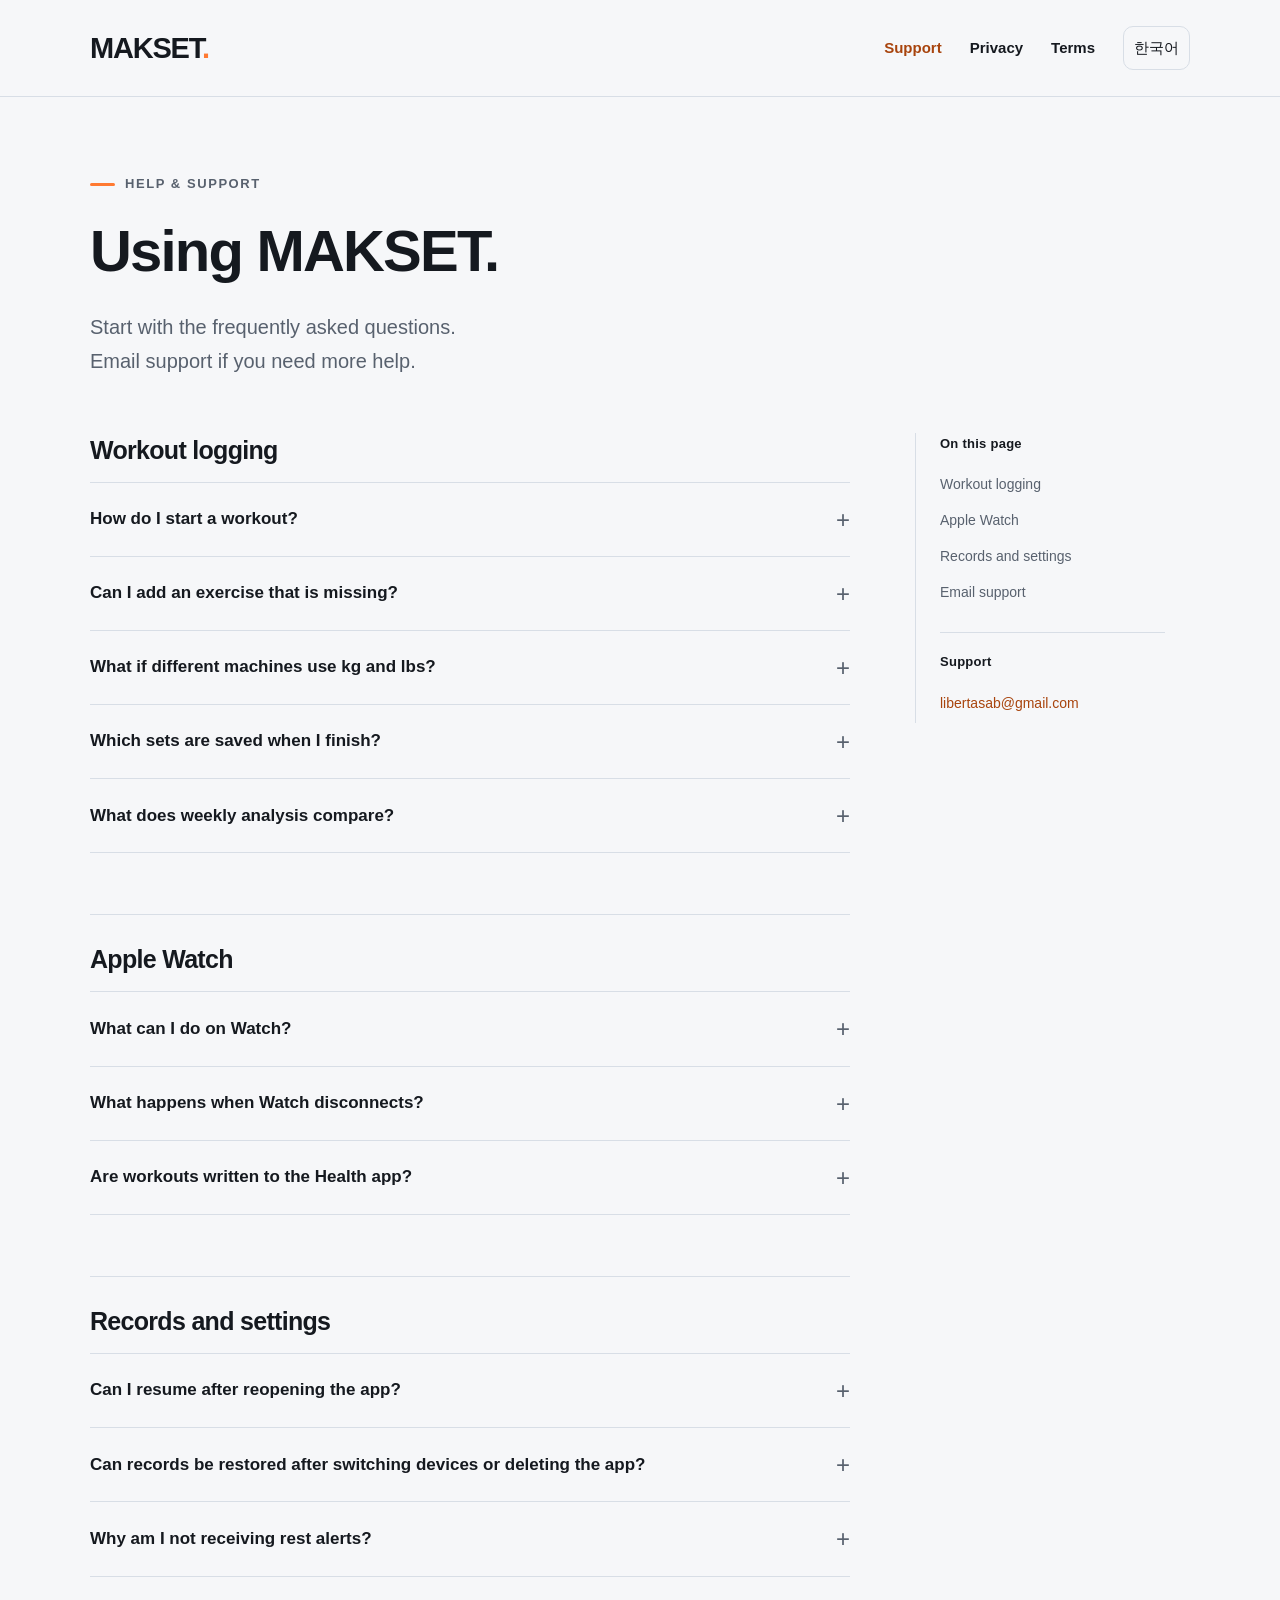
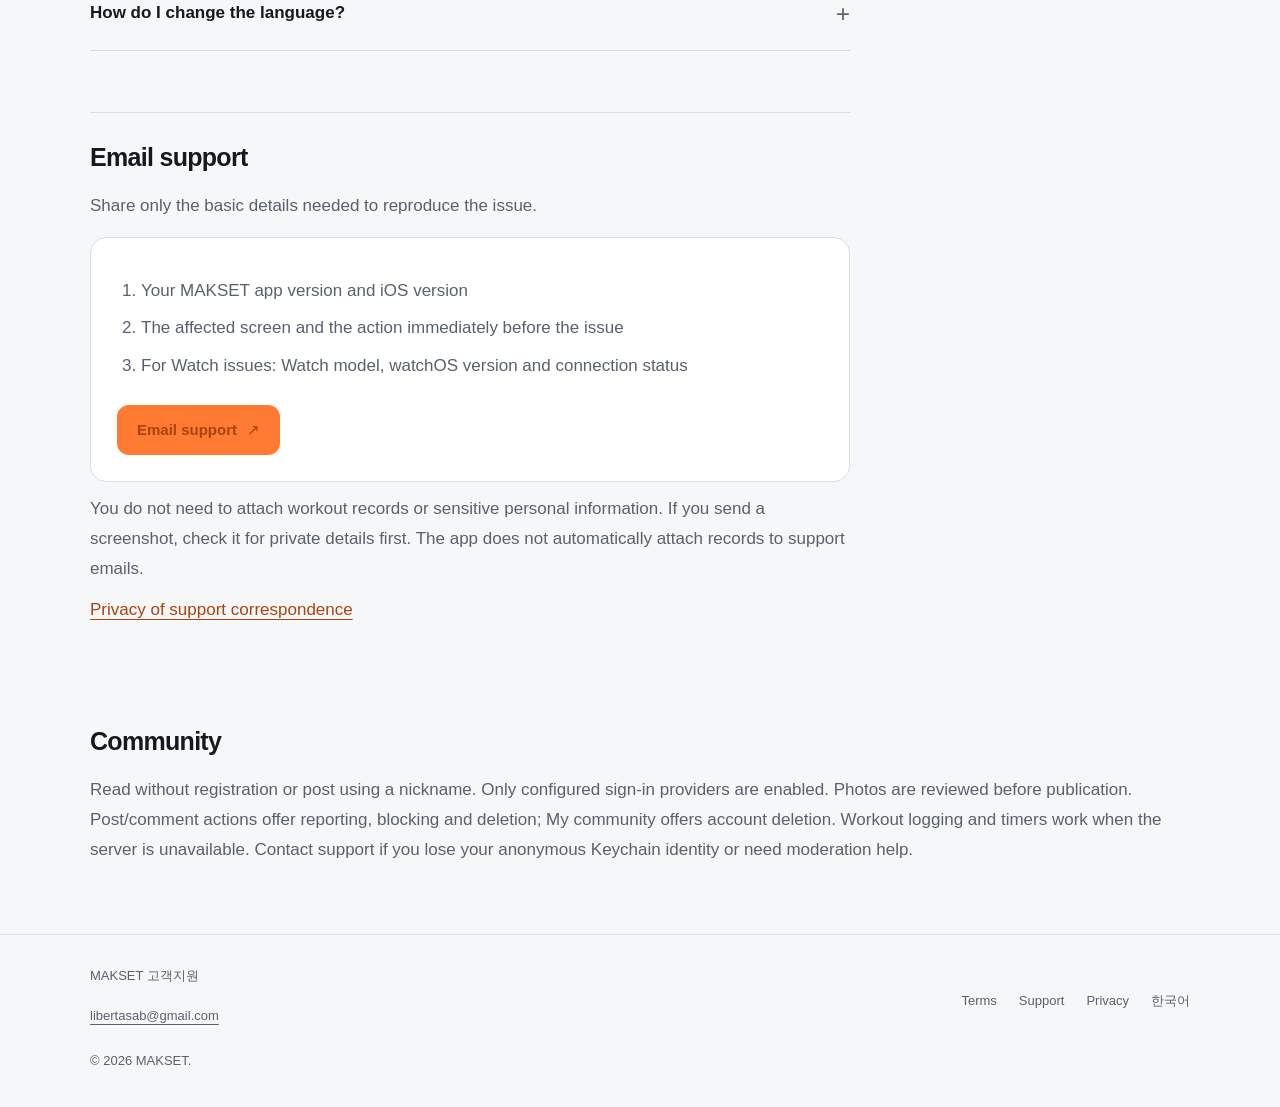
<file: en/support/index.html>
<!doctype html>
<html lang="en"><head><meta charset="utf-8"><meta name="viewport" content="width=device-width,initial-scale=1"><meta name="color-scheme" content="dark light"><title>Support · MAKSET.</title><meta name="description" content="Help with workout logging, exercise weight units, routines, Apple Watch, rest alerts and records in MAKSET."><link rel="canonical" href="https://yongjaelim.github.io/makset-support/en/support/"><link rel="alternate" hreflang="ko" href="https://yongjaelim.github.io/makset-support/support/"><link rel="alternate" hreflang="en" href="https://yongjaelim.github.io/makset-support/en/support/"><link rel="alternate" hreflang="x-default" href="https://yongjaelim.github.io/makset-support/en/support/"><link rel="icon" href="../../favicon.svg" type="image/svg+xml"><link rel="stylesheet" href="../../styles.css"><meta property="og:type" content="website"><meta property="og:site_name" content="MAKSET."><meta property="og:title" content="Support · MAKSET."><meta property="og:description" content="Help with workout logging, exercise weight units, routines, Apple Watch, rest alerts and records in MAKSET."><meta property="og:url" content="https://yongjaelim.github.io/makset-support/en/support/"></head>
<body><a class="skip" href="#main">Skip to content</a><header class="site-header"><div class="shell header-inner"><a class="wordmark" href="../" aria-label="MAKSET.">MAKSET<span aria-hidden="true">.</span></a><nav aria-label="Main navigation"><a href="./" aria-current="page">Support</a><a href="../privacy/">Privacy</a><a href="../terms/">Terms</a><a class="language" href="../../support/" lang="ko" hreflang="ko" aria-label="한국어">한국어</a></nav></div></header>
<main id="main" class="shell"><header class="hero"><p class="eyebrow">HELP & SUPPORT</p><h1>Using MAKSET.</h1><p class="lead">Start with the frequently asked questions.<br>Email support if you need more help.</p></header><div class="content-layout"><div class="article"><section id="logging" class="faq-group"><h2>Workout logging</h2><div class="faq"><details><summary>How do I start a workout?</summary><div class="answer"><p>Start a free workout from the Workout screen or choose a saved routine. Add an exercise, enter the weight and reps, then mark the set complete. Completed sets are included in your saved workout and statistics.</p></div></details><details><summary>Can I add an exercise that is missing?</summary><div class="answer"><p>Choose Create an exercise in the exercise picker. Enter a name, muscle group and optional equipment, then save it for reuse. The name and equipment you enter stay as written when you change the app language.</p></div></details><details><summary>What if different machines use kg and lbs?</summary><div class="answer"><p>Choose kg or lbs for each exercise on the workout screen. The unit selected in Settings is used for overall workout volume and record displays. Changing the unit preserves the actual weight of existing records.</p></div></details><details><summary>Which sets are saved when I finish?</summary><div class="answer"><p>Only sets marked complete are included in the finished workout record. Before finishing, check the completion marks and the number of sets to be saved. If an input issue appears, correct the weight or reps before continuing.</p></div></details><details><summary>What does weekly analysis compare?</summary><div class="answer"><p>The History screen compares actual squat, bench press and deadlift records, plus total workout duration, for the selected week and the previous week. It does not provide estimated 1RM or a ranking against other users. Missing records are shown as missing, rather than invented comparisons.</p></div></details></div></section><section id="watch" class="faq-group"><h2>Apple Watch</h2><div class="faq"><details><summary>What can I do on Watch?</summary><div class="answer"><p>Edit weight, reps, set completion and the rest timer for a workout started on iPhone. Start, finish or discard workouts and add exercises on iPhone. Your iPhone holds the authoritative workout records.</p></div></details><details><summary>What happens when Watch disconnects?</summary><div class="answer"><p>You can refer to the displayed information, but changes are restricted while disconnected. Offline edit requests are not queued. Check the connection between your devices and open both apps to reconnect.</p></div></details><details><summary>Are workouts written to the Health app?</summary><div class="answer"><p>MAKSET does not currently use HealthKit to save workouts or read Health app data. The Watch app is a companion for MAKSET workout logging.</p></div></details></div></section><section id="records" class="faq-group"><h2>Records and settings</h2><div class="faq"><details><summary>Can I resume after reopening the app?</summary><div class="answer"><p>A successfully saved active workout can be reopened and continued. If an unsaved-input indicator appears, check your entries. Reopening the app is different from deleting and reinstalling it, which removes local app data.</p></div></details><details><summary>Can records be restored after switching devices or deleting the app?</summary><div class="answer"><p>There is no built-in cloud sync or file export/import. Records are kept in the app’s storage on your device. Whether operating-system backups include the app’s data depends on device settings. The developer cannot remotely access or restore your local records.</p></div></details><details><summary>Why am I not receiving rest alerts?</summary><div class="answer"><p>Enable Rest alerts in the app and check that notifications for MAKSET are allowed in iPhone Settings. Focus, silent mode and device settings can affect delivery. Turning alerts off cancels scheduled rest alerts.</p></div></details><details><summary>How do I change the language?</summary><div class="answer"><p>Choose Korean or English under App language in Settings. Changing the language preserves workout records and the names of exercises you created.</p></div></details></div></section><section id="contact"><h2>Email support</h2><p>Share only the basic details needed to reproduce the issue.</p><div class="request-box"><ol><li>Your MAKSET app version and iOS version</li><li>The affected screen and the action immediately before the issue</li><li>For Watch issues: Watch model, watchOS version and connection status</li></ol><a class="button" href="mailto:libertasab@gmail.com">Email support <span aria-hidden="true">↗</span></a></div><p>You do not need to attach workout records or sensitive personal information. If you send a screenshot, check it for private details first. The app does not automatically attach records to support emails.</p><p><a href="../privacy/#support-data">Privacy of support correspondence</a></p></section></div><aside class="aside" aria-label="On this page"><strong>On this page</strong><a href="#logging">Workout logging</a><a href="#watch">Apple Watch</a><a href="#records">Records and settings</a><a href="#contact">Email support</a><div class="aside-contact"><strong>Support</strong><a href="mailto:libertasab@gmail.com">libertasab@gmail.com</a></div></aside></div><section class="article" id="community"><h2>Community</h2><p>Read without registration or post using a nickname. Only configured sign-in providers are enabled. Photos are reviewed before publication. Post/comment actions offer reporting, blocking and deletion; My community offers account deletion. Workout logging and timers work when the server is unavailable. Contact support if you lose your anonymous Keychain identity or need moderation help.</p></section></main><footer class="site-footer"><div class="shell"><div class="footer-top"><div><p class="operator">MAKSET 고객지원</p><a class="footer-mail" href="mailto:libertasab@gmail.com">libertasab@gmail.com</a></div><div class="footer-links"><a href="../terms/">Terms</a><a href="./">Support</a><a href="../privacy/">Privacy</a><a href="../../support/" lang="ko" hreflang="ko">한국어</a></div></div><p class="copyright">© 2026 MAKSET.</p></div></footer></body></html>
</file>
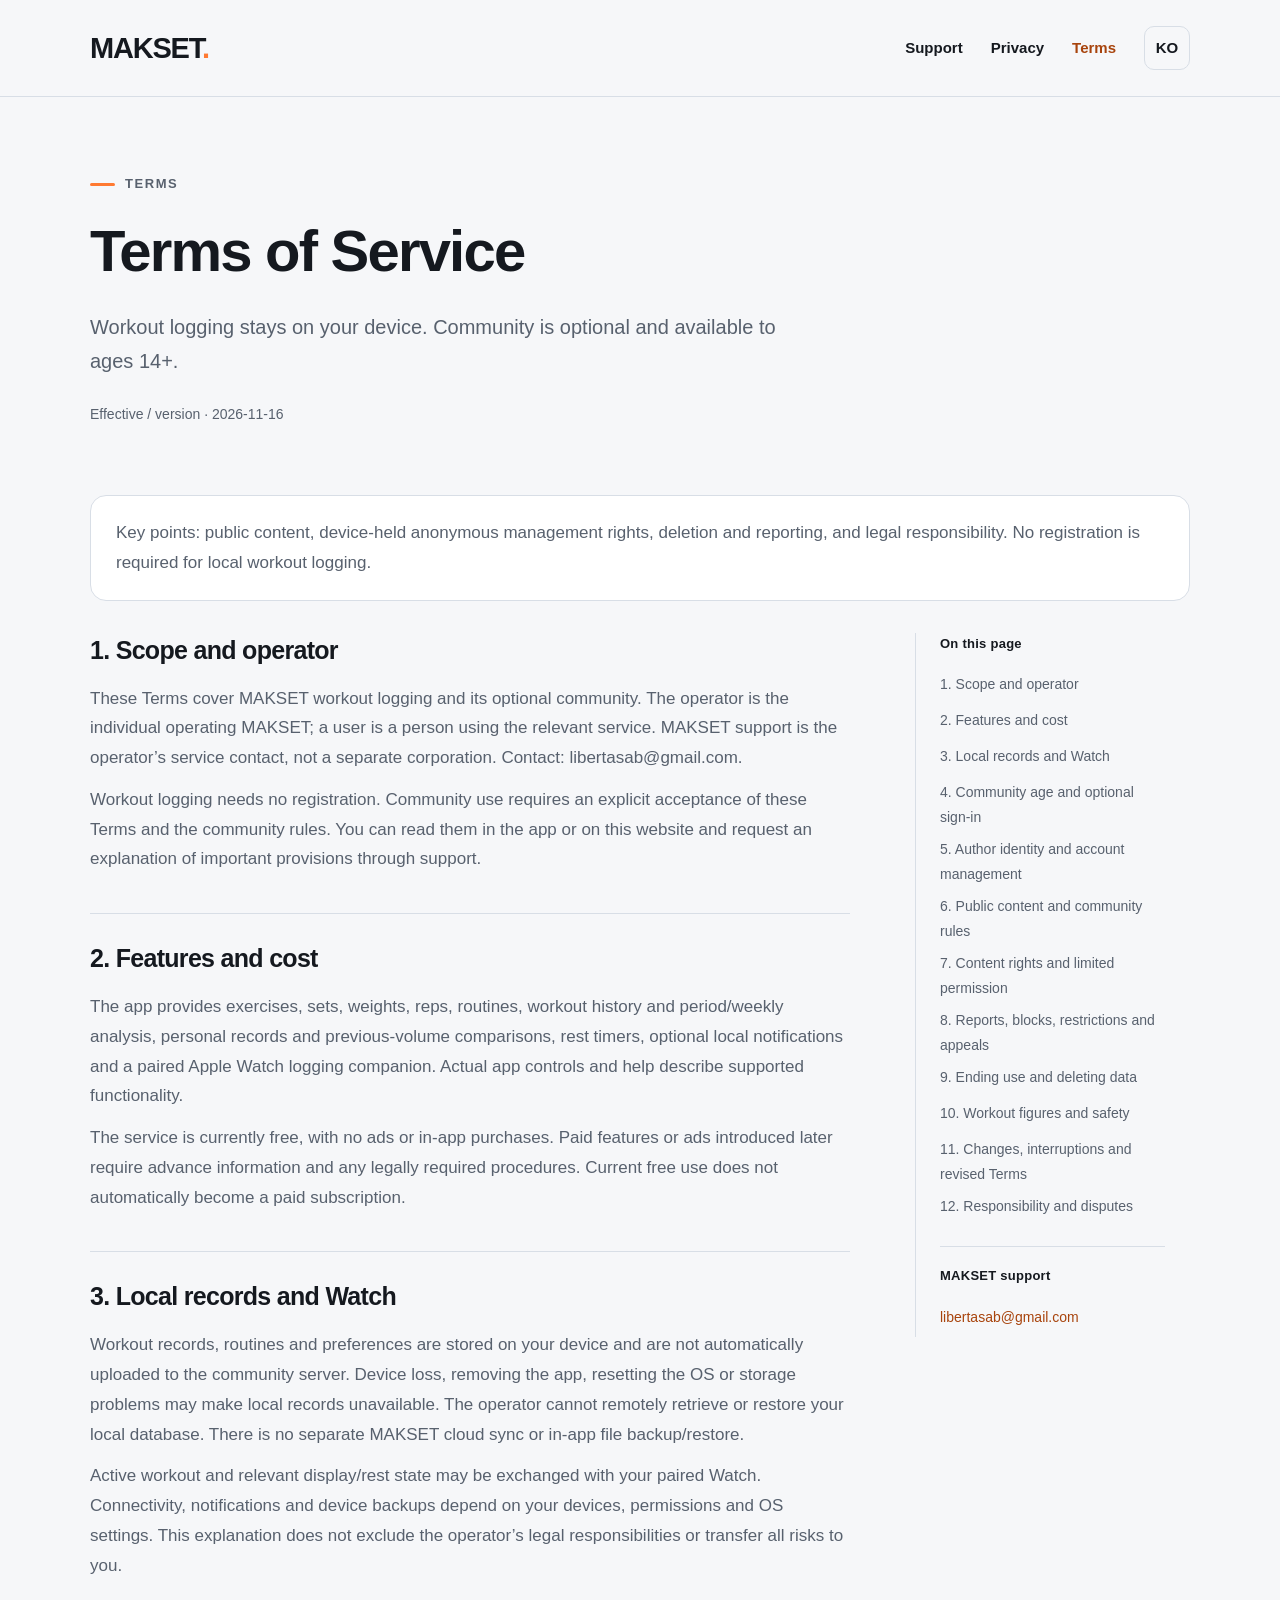
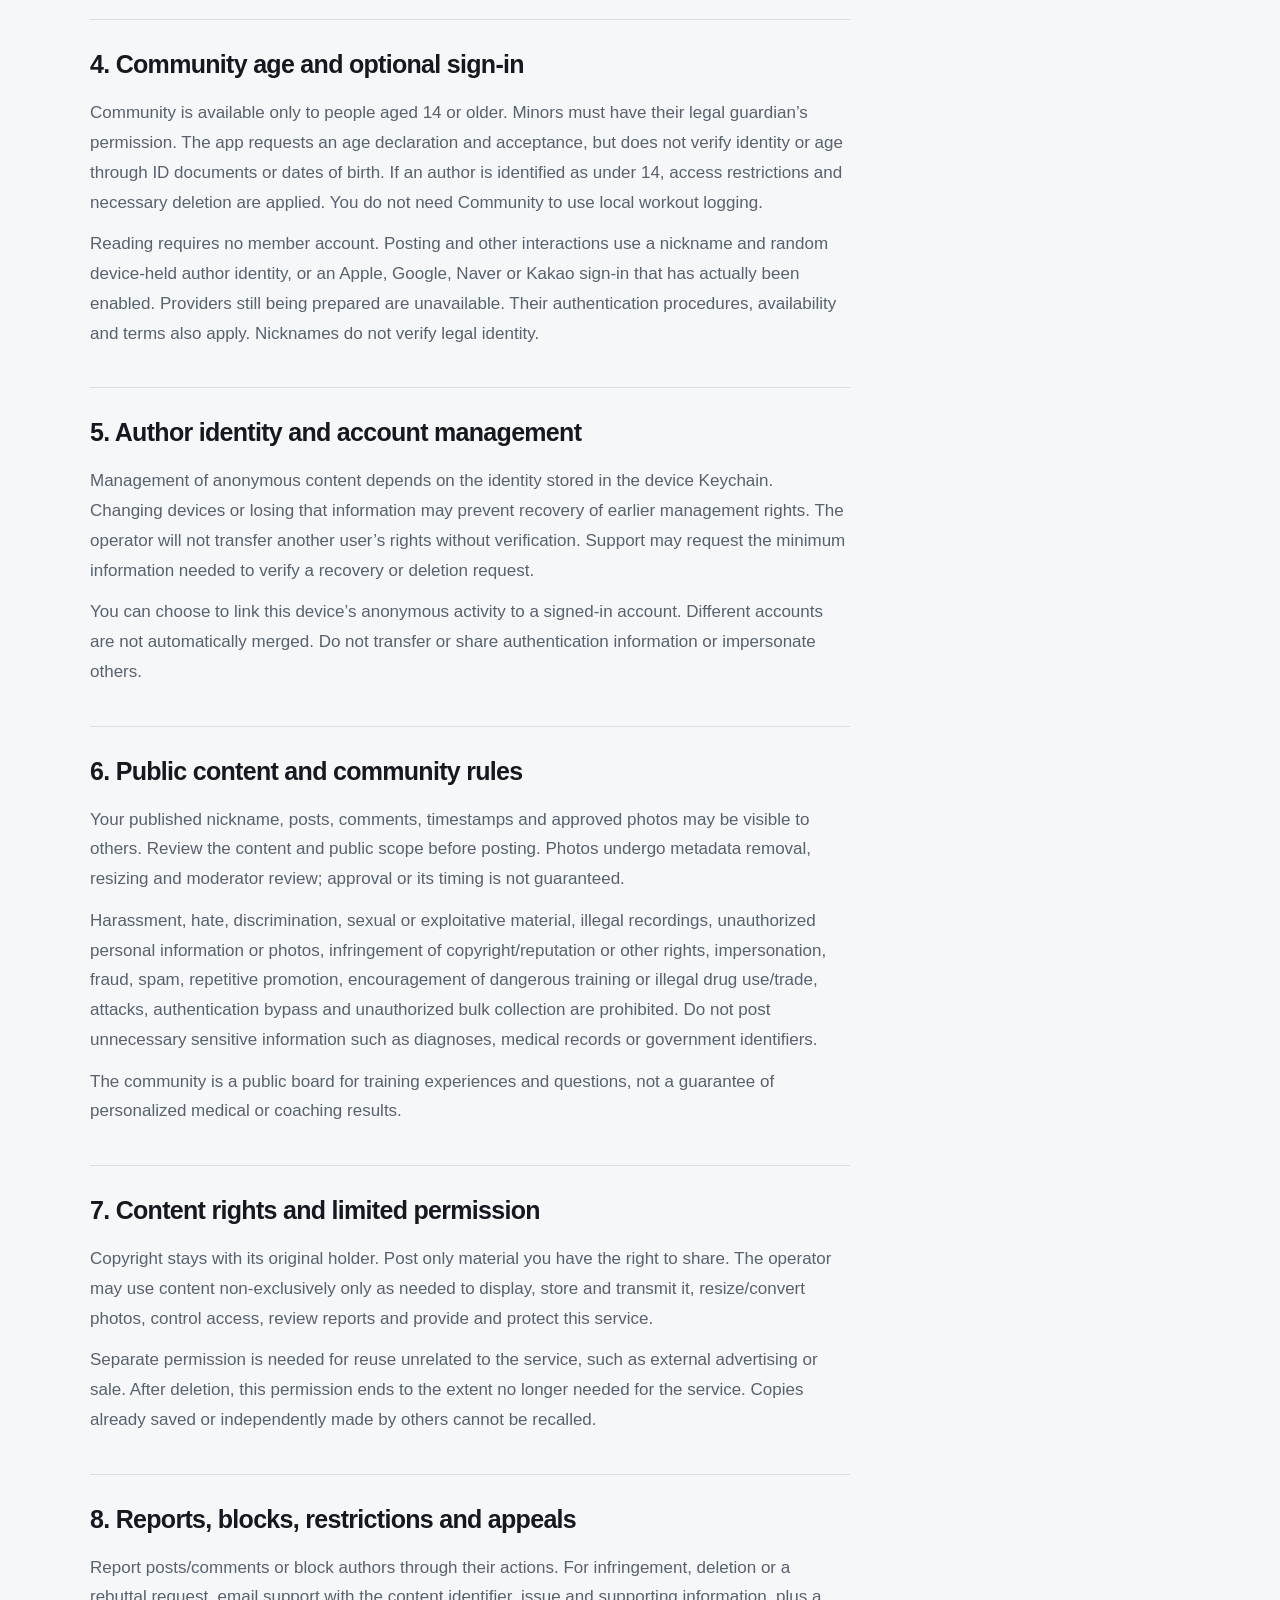
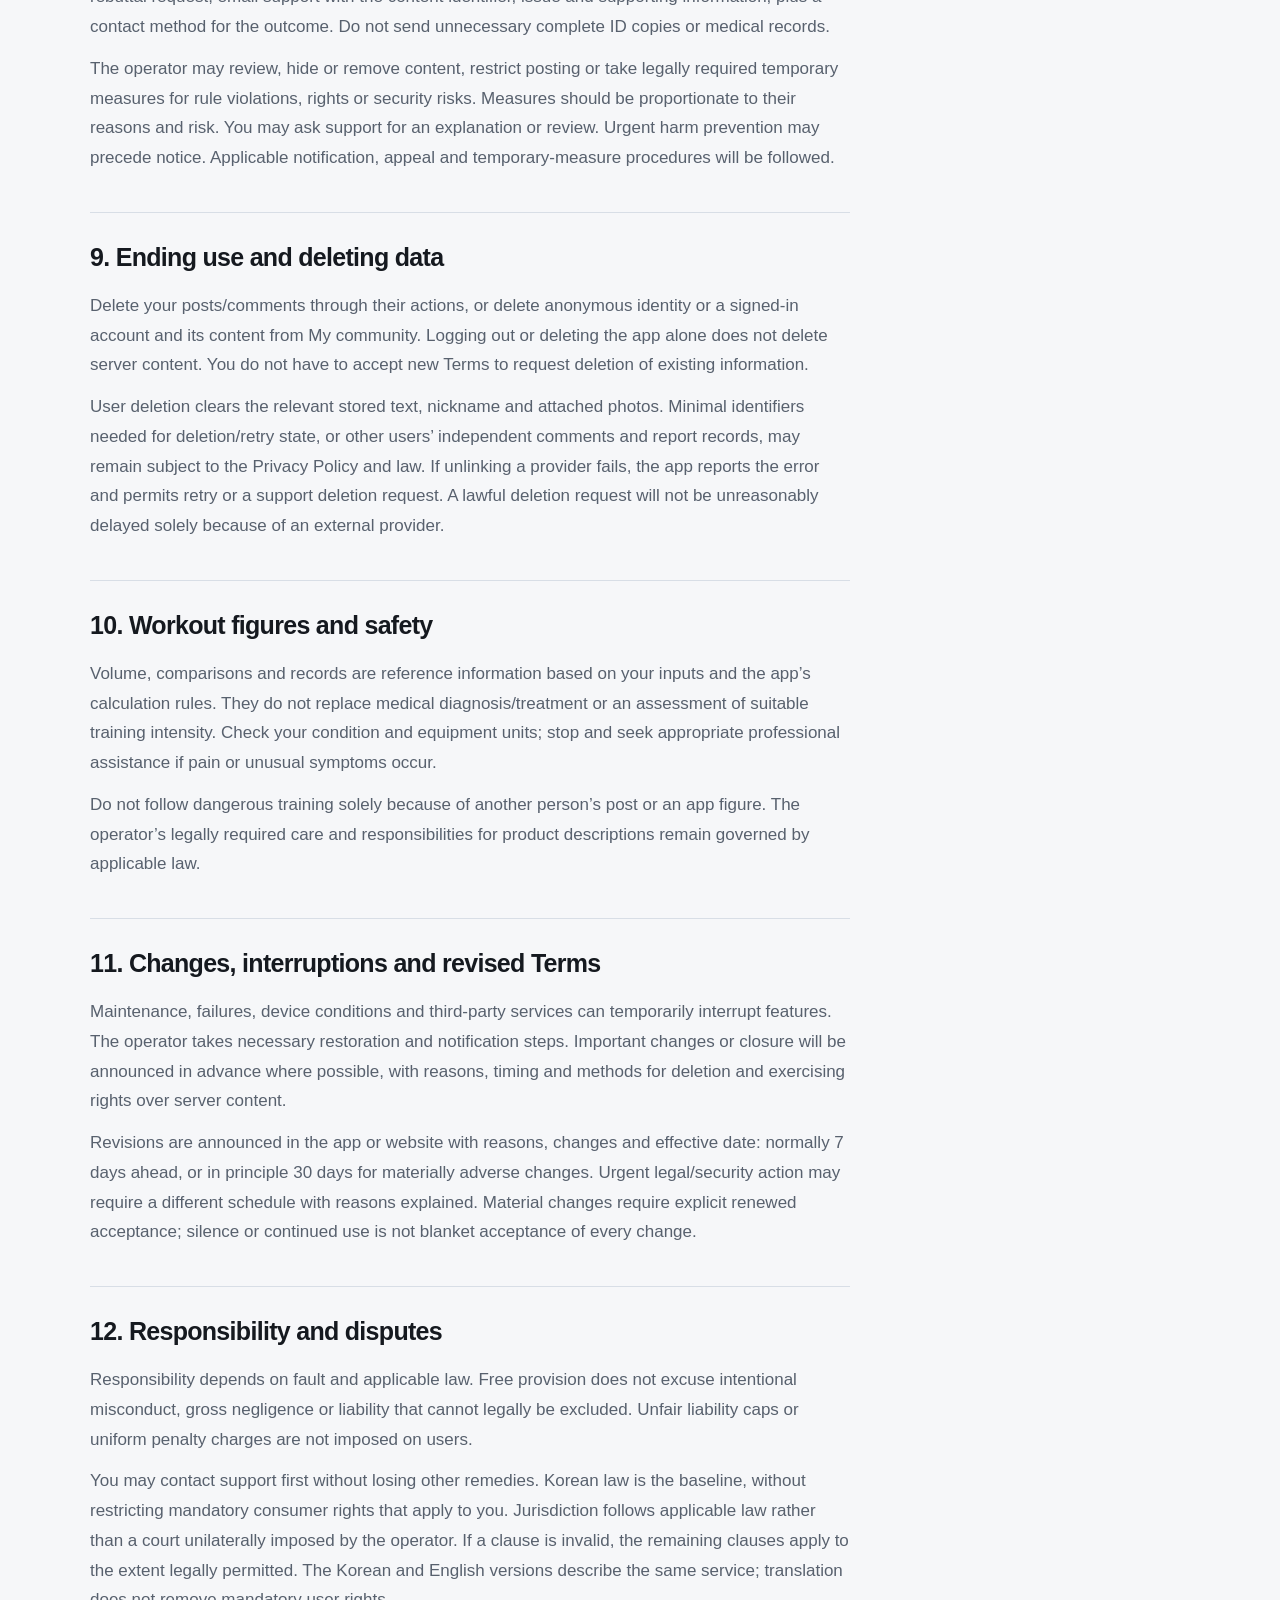
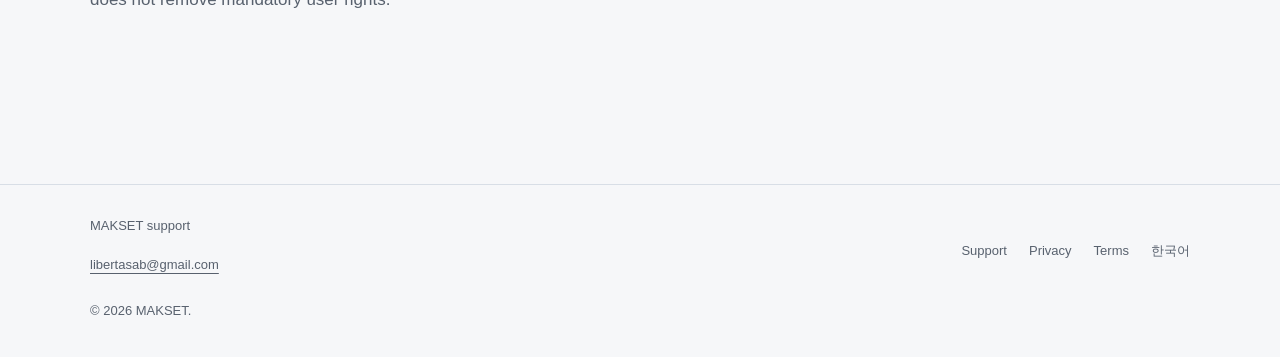
<file: en/terms/index.html>
<!doctype html>
<html lang="en"><head><meta charset="utf-8"><meta name="viewport" content="width=device-width,initial-scale=1"><meta name="color-scheme" content="dark light"><title>Terms of Service · MAKSET.</title><meta name="description" content="MAKSET workout logging and community terms"><link rel="canonical" href="https://yongjaelim.github.io/makset-support/en/terms/"><link rel="alternate" hreflang="ko" href="https://yongjaelim.github.io/makset-support/terms/"><link rel="alternate" hreflang="en" href="https://yongjaelim.github.io/makset-support/en/terms/"><link rel="icon" href="../../favicon.svg" type="image/svg+xml"><link rel="stylesheet" href="../../styles.css"></head>
<body><a class="skip" href="#main">Skip to content</a><header class="site-header"><div class="shell header-inner"><a class="wordmark" href="../" aria-label="MAKSET.">MAKSET<span aria-hidden="true">.</span></a><nav aria-label="Navigation"><a href="../support/">Support</a><a href="../privacy/">Privacy</a><a href="./" aria-current="page">Terms</a><a class="language" href="../../terms/" lang="ko">KO</a></nav></div></header>
<main id="main" class="shell"><header class="hero"><p class="eyebrow">TERMS</p><h1>Terms of Service</h1><p class="lead">Workout logging stays on your device. Community is optional and available to ages 14+.</p><p class="effective">Effective / version · 2026-11-16</p></header><div class="notice"><p>Key points: public content, device-held anonymous management rights, deletion and reporting, and legal responsibility. No registration is required for local workout logging.</p></div><div class="content-layout"><article class="article"><section id="scope"><h2>1. Scope and operator</h2><p>These Terms cover MAKSET workout logging and its optional community. The operator is the individual operating MAKSET; a user is a person using the relevant service. MAKSET support is the operator’s service contact, not a separate corporation. Contact: libertasab@gmail.com.</p><p>Workout logging needs no registration. Community use requires an explicit acceptance of these Terms and the community rules. You can read them in the app or on this website and request an explanation of important provisions through support.</p></section><section id="features"><h2>2. Features and cost</h2><p>The app provides exercises, sets, weights, reps, routines, workout history and period/weekly analysis, personal records and previous-volume comparisons, rest timers, optional local notifications and a paired Apple Watch logging companion. Actual app controls and help describe supported functionality.</p><p>The service is currently free, with no ads or in-app purchases. Paid features or ads introduced later require advance information and any legally required procedures. Current free use does not automatically become a paid subscription.</p></section><section id="local"><h2>3. Local records and Watch</h2><p>Workout records, routines and preferences are stored on your device and are not automatically uploaded to the community server. Device loss, removing the app, resetting the OS or storage problems may make local records unavailable. The operator cannot remotely retrieve or restore your local database. There is no separate MAKSET cloud sync or in-app file backup/restore.</p><p>Active workout and relevant display/rest state may be exchanged with your paired Watch. Connectivity, notifications and device backups depend on your devices, permissions and OS settings. This explanation does not exclude the operator’s legal responsibilities or transfer all risks to you.</p></section><section id="age"><h2>4. Community age and optional sign-in</h2><p>Community is available only to people aged 14 or older. Minors must have their legal guardian’s permission. The app requests an age declaration and acceptance, but does not verify identity or age through ID documents or dates of birth. If an author is identified as under 14, access restrictions and necessary deletion are applied. You do not need Community to use local workout logging.</p><p>Reading requires no member account. Posting and other interactions use a nickname and random device-held author identity, or an Apple, Google, Naver or Kakao sign-in that has actually been enabled. Providers still being prepared are unavailable. Their authentication procedures, availability and terms also apply. Nicknames do not verify legal identity.</p></section><section id="identity"><h2>5. Author identity and account management</h2><p>Management of anonymous content depends on the identity stored in the device Keychain. Changing devices or losing that information may prevent recovery of earlier management rights. The operator will not transfer another user’s rights without verification. Support may request the minimum information needed to verify a recovery or deletion request.</p><p>You can choose to link this device’s anonymous activity to a signed-in account. Different accounts are not automatically merged. Do not transfer or share authentication information or impersonate others.</p></section><section id="community"><h2>6. Public content and community rules</h2><p>Your published nickname, posts, comments, timestamps and approved photos may be visible to others. Review the content and public scope before posting. Photos undergo metadata removal, resizing and moderator review; approval or its timing is not guaranteed.</p><p>Harassment, hate, discrimination, sexual or exploitative material, illegal recordings, unauthorized personal information or photos, infringement of copyright/reputation or other rights, impersonation, fraud, spam, repetitive promotion, encouragement of dangerous training or illegal drug use/trade, attacks, authentication bypass and unauthorized bulk collection are prohibited. Do not post unnecessary sensitive information such as diagnoses, medical records or government identifiers.</p><p>The community is a public board for training experiences and questions, not a guarantee of personalized medical or coaching results.</p></section><section id="copyright"><h2>7. Content rights and limited permission</h2><p>Copyright stays with its original holder. Post only material you have the right to share. The operator may use content non-exclusively only as needed to display, store and transmit it, resize/convert photos, control access, review reports and provide and protect this service.</p><p>Separate permission is needed for reuse unrelated to the service, such as external advertising or sale. After deletion, this permission ends to the extent no longer needed for the service. Copies already saved or independently made by others cannot be recalled.</p></section><section id="moderation"><h2>8. Reports, blocks, restrictions and appeals</h2><p>Report posts/comments or block authors through their actions. For infringement, deletion or a rebuttal request, email support with the content identifier, issue and supporting information, plus a contact method for the outcome. Do not send unnecessary complete ID copies or medical records.</p><p>The operator may review, hide or remove content, restrict posting or take legally required temporary measures for rule violations, rights or security risks. Measures should be proportionate to their reasons and risk. You may ask support for an explanation or review. Urgent harm prevention may precede notice. Applicable notification, appeal and temporary-measure procedures will be followed.</p></section><section id="deletion"><h2>9. Ending use and deleting data</h2><p>Delete your posts/comments through their actions, or delete anonymous identity or a signed-in account and its content from My community. Logging out or deleting the app alone does not delete server content. You do not have to accept new Terms to request deletion of existing information.</p><p>User deletion clears the relevant stored text, nickname and attached photos. Minimal identifiers needed for deletion/retry state, or other users’ independent comments and report records, may remain subject to the Privacy Policy and law. If unlinking a provider fails, the app reports the error and permits retry or a support deletion request. A lawful deletion request will not be unreasonably delayed solely because of an external provider.</p></section><section id="health"><h2>10. Workout figures and safety</h2><p>Volume, comparisons and records are reference information based on your inputs and the app’s calculation rules. They do not replace medical diagnosis/treatment or an assessment of suitable training intensity. Check your condition and equipment units; stop and seek appropriate professional assistance if pain or unusual symptoms occur.</p><p>Do not follow dangerous training solely because of another person’s post or an app figure. The operator’s legally required care and responsibilities for product descriptions remain governed by applicable law.</p></section><section id="changes"><h2>11. Changes, interruptions and revised Terms</h2><p>Maintenance, failures, device conditions and third-party services can temporarily interrupt features. The operator takes necessary restoration and notification steps. Important changes or closure will be announced in advance where possible, with reasons, timing and methods for deletion and exercising rights over server content.</p><p>Revisions are announced in the app or website with reasons, changes and effective date: normally 7 days ahead, or in principle 30 days for materially adverse changes. Urgent legal/security action may require a different schedule with reasons explained. Material changes require explicit renewed acceptance; silence or continued use is not blanket acceptance of every change.</p></section><section id="liability"><h2>12. Responsibility and disputes</h2><p>Responsibility depends on fault and applicable law. Free provision does not excuse intentional misconduct, gross negligence or liability that cannot legally be excluded. Unfair liability caps or uniform penalty charges are not imposed on users.</p><p>You may contact support first without losing other remedies. Korean law is the baseline, without restricting mandatory consumer rights that apply to you. Jurisdiction follows applicable law rather than a court unilaterally imposed by the operator. If a clause is invalid, the remaining clauses apply to the extent legally permitted. The Korean and English versions describe the same service; translation does not remove mandatory user rights.</p></section></article><aside class="aside" aria-label="On this page"><strong>On this page</strong><a href="#scope">1. Scope and operator</a><a href="#features">2. Features and cost</a><a href="#local">3. Local records and Watch</a><a href="#age">4. Community age and optional sign-in</a><a href="#identity">5. Author identity and account management</a><a href="#community">6. Public content and community rules</a><a href="#copyright">7. Content rights and limited permission</a><a href="#moderation">8. Reports, blocks, restrictions and appeals</a><a href="#deletion">9. Ending use and deleting data</a><a href="#health">10. Workout figures and safety</a><a href="#changes">11. Changes, interruptions and revised Terms</a><a href="#liability">12. Responsibility and disputes</a><div class="aside-contact"><strong>MAKSET support</strong><a href="mailto:libertasab@gmail.com">libertasab@gmail.com</a></div></aside></div></main><footer class="site-footer"><div class="shell"><div class="footer-top"><div><p class="operator">MAKSET support</p><a class="footer-mail" href="mailto:libertasab@gmail.com">libertasab@gmail.com</a></div><div class="footer-links"><a href="../support/">Support</a><a href="../privacy/">Privacy</a><a href="./">Terms</a><a href="../../terms/">한국어</a></div></div><p class="copyright">© 2026 MAKSET.</p></div></footer></body></html>
</file>
<file: styles.css>
@charset "UTF-8";
:root{color-scheme:dark light;--bg:#111318;--surface:#1b1f26;--surface-raised:#21252c;--text:#f6f7f9;--muted:#adb3bc;--line:#343a45;--accent:#ff7a32;--accent-text:#ff9b65;--on-accent:#111318;--radius:20px;font-synthesis:none}
@media(prefers-color-scheme:light){:root{--bg:#f6f7f9;--surface:#fff;--surface-raised:#e9edf2;--text:#15191f;--muted:#58616e;--line:#d8dee6;--accent-text:#a8440d}}
*{box-sizing:border-box}html{scroll-behavior:smooth;scroll-padding-top:108px}body{margin:0;background:var(--bg);color:var(--text);font-family:-apple-system,BlinkMacSystemFont,"Segoe UI",sans-serif;font-size:17px;line-height:1.75;-webkit-font-smoothing:antialiased}a{color:inherit;text-decoration-thickness:1px;text-underline-offset:4px}a:hover{color:var(--accent-text)}a:focus-visible,summary:focus-visible{outline:3px solid var(--accent);outline-offset:6px;border-radius:4px}.skip{position:fixed;z-index:20;top:10px;left:10px;padding:10px 16px;background:var(--accent);color:var(--on-accent);transform:translateY(-160%);font-weight:700}.skip:focus{transform:none}.shell{width:min(1100px,calc(100% - 64px));margin-inline:auto}.site-header{border-bottom:1px solid var(--line)}.header-inner{min-height:96px;display:flex;align-items:center;justify-content:space-between;gap:28px}.wordmark{font-size:29px;line-height:1;font-weight:900;letter-spacing:-1.2px;text-decoration:none;white-space:nowrap}.wordmark span{color:var(--accent)}nav{display:flex;align-items:center;gap:28px;font-size:15px;font-weight:650}nav a{display:inline-flex;align-items:center;min-height:44px;text-decoration:none}nav a[aria-current="page"]{color:var(--accent-text)}.language{border:1px solid var(--line);border-radius:10px;min-width:46px;justify-content:center;padding:0 10px}.hero{padding:76px 0 55px;max-width:790px}.eyebrow{display:flex;align-items:center;gap:10px;color:var(--muted);font-size:13px;font-weight:750;letter-spacing:.12em;text-transform:uppercase;margin:0 0 20px}.eyebrow:before{content:"";width:25px;height:3px;background:var(--accent);border-radius:2px}.hero h1{font-size:clamp(34px,5vw,58px);line-height:1.22;letter-spacing:-1.8px;margin:0 0 23px;font-weight:850;word-break:keep-all}.hero p.lead{font-size:20px;line-height:1.7;color:var(--muted);margin:0;max-width:720px;word-break:keep-all}.pills{display:flex;gap:9px;flex-wrap:wrap;margin:27px 0 0}.pill{font-size:13px;font-weight:650;padding:5px 12px;border:1px solid var(--line);border-radius:30px}.home-grid{display:grid;grid-template-columns:1fr 1fr;gap:20px}.entry{display:flex;min-height:230px;flex-direction:column;align-items:flex-start;background:var(--surface);border:1px solid var(--line);border-radius:var(--radius);padding:30px;text-decoration:none}.entry small{font-variant-numeric:tabular-nums;color:var(--muted);font-size:13px;font-weight:700;letter-spacing:.06em}.entry h2{font-size:27px;line-height:1.35;letter-spacing:-.7px;margin:20px 0 9px}.entry p{color:var(--muted);margin:0 0 20px}.entry .arrow{margin-top:auto;font-size:24px;color:var(--accent-text);line-height:1}.contact-panel{display:flex;justify-content:space-between;align-items:center;gap:24px;padding:34px 0;border-top:1px solid var(--line);border-bottom:1px solid var(--line);margin:36px 0 0}.contact-panel h2{font-size:22px;margin:0 0 5px;letter-spacing:-.5px}.contact-panel p{margin:0;color:var(--muted);font-size:15px}.button{display:inline-flex;align-items:center;justify-content:center;gap:10px;min-height:50px;padding:12px 20px;background:var(--accent);color:var(--on-accent);border-radius:12px;text-decoration:none;font-size:15px;font-weight:800;white-space:nowrap}.button:hover{background:#ff9b65;color:var(--on-accent)}.quiet-note{font-size:14px;color:var(--muted);margin:24px 0 0}.content-layout{display:grid;grid-template-columns:minmax(0,760px) 250px;gap:65px;align-items:start;padding-bottom:60px}.article{min-width:0}.article section{padding:27px 0;border-top:1px solid var(--line)}.article section:first-child{padding-top:0;border-top:0}.article h2{font-size:25px;line-height:1.4;letter-spacing:-.7px;margin:0 0 16px;word-break:keep-all}.article h3{font-size:19px;margin:22px 0 10px;letter-spacing:-.3px}.article p{margin:12px 0;color:var(--muted);word-break:keep-all}.article strong{color:var(--text);font-weight:700}.article ul,.article ol{padding-left:24px;color:var(--muted);margin:12px 0}.article li+li{margin-top:8px}.article a{color:var(--accent-text)}.aside{position:sticky;top:30px;border-left:1px solid var(--line);padding-left:24px;font-size:14px}.aside strong{display:block;font-size:13px;letter-spacing:.02em;margin-bottom:13px}.aside a{display:block;min-height:36px;color:var(--muted);text-decoration:none;padding:4px 0}.aside a:hover{color:var(--accent-text)}.aside .aside-contact{margin-top:20px;padding-top:18px;border-top:1px solid var(--line)}.aside-contact a{overflow-wrap:anywhere;color:var(--accent-text)}.notice{padding:22px 25px;background:var(--surface);border:1px solid var(--line);border-radius:16px;margin-bottom:32px}.notice p{margin:0;color:var(--muted)}.notice strong{color:var(--text)}.effective{margin-top:24px;font-size:14px;color:var(--muted);font-variant-numeric:tabular-nums}.faq-group{margin-bottom:34px}.faq-group h2{margin-bottom:14px}.faq{border-top:1px solid var(--line)}details{border-bottom:1px solid var(--line)}summary{display:flex;justify-content:space-between;align-items:center;gap:22px;list-style:none;min-height:68px;padding:18px 0;font-weight:700;line-height:1.55;cursor:pointer}summary::-webkit-details-marker{display:none}summary:after{content:"+";font-size:24px;font-weight:400;color:var(--muted);flex:0 0 auto}details[open] summary:after{content:"−"}details .answer{padding:0 22px 22px 0;color:var(--muted)}details .answer p{margin:0 0 10px}details .answer p:last-child{margin-bottom:0}.request-box{padding:26px;background:var(--surface);border:1px solid var(--line);border-radius:16px;margin-top:16px}.request-box ol{margin-bottom:24px}.site-footer{margin-top:70px;padding:30px 0 34px;border-top:1px solid var(--line);color:var(--muted);font-size:13px}.footer-top{display:flex;align-items:center;justify-content:space-between;gap:20px;margin-bottom:12px}.footer-links{display:flex;gap:22px;flex-wrap:wrap}.footer-links a{min-height:44px;display:inline-flex;align-items:center;text-decoration:none}.copyright{margin:0}.operator{margin:0 0 6px}.footer-mail{display:inline-flex;align-items:center;min-height:44px;overflow-wrap:anywhere}.small-grid{display:grid;grid-template-columns:1fr 1fr;gap:16px;margin-top:30px}.small-grid div{border-top:1px solid var(--line);padding-top:16px}.small-grid strong{display:block;font-size:15px}.small-grid p{font-size:15px;margin:6px 0;color:var(--muted)}
@media(max-width:800px){.content-layout{grid-template-columns:1fr;gap:24px}.aside{display:none}.hero{padding-top:52px}.hero h1{letter-spacing:-1.1px}.contact-panel{align-items:flex-start;flex-direction:column;gap:20px}.footer-top{align-items:flex-start;flex-direction:column}.home-grid{gap:14px}.entry{padding:25px}}
@media(max-width:540px){.shell{width:calc(100% - 40px)}.header-inner{min-height:82px;gap:14px;flex-wrap:wrap;padding:20px 0 14px}.wordmark{font-size:27px}nav{gap:17px;font-size:14px}nav .language{min-width:42px;padding-inline:9px}.hero{padding:42px 0 34px}.hero p.lead{font-size:18px}.hero h1{font-size:34px}.home-grid{grid-template-columns:1fr}.entry{min-height:210px}.entry h2{font-size:25px}.contact-panel{padding:27px 0}.button{min-height:50px}.notice{padding:20px}.article h2{font-size:23px}.article p,.article li{font-size:16px}.small-grid{grid-template-columns:1fr}.site-footer{margin-top:48px}.footer-links{gap:18px}summary{min-height:66px;font-size:16px}.request-box{padding:22px}.content-layout{padding-bottom:20px}}
@media(prefers-reduced-motion:reduce){html{scroll-behavior:auto}*{transition:none!important}}
</file>
